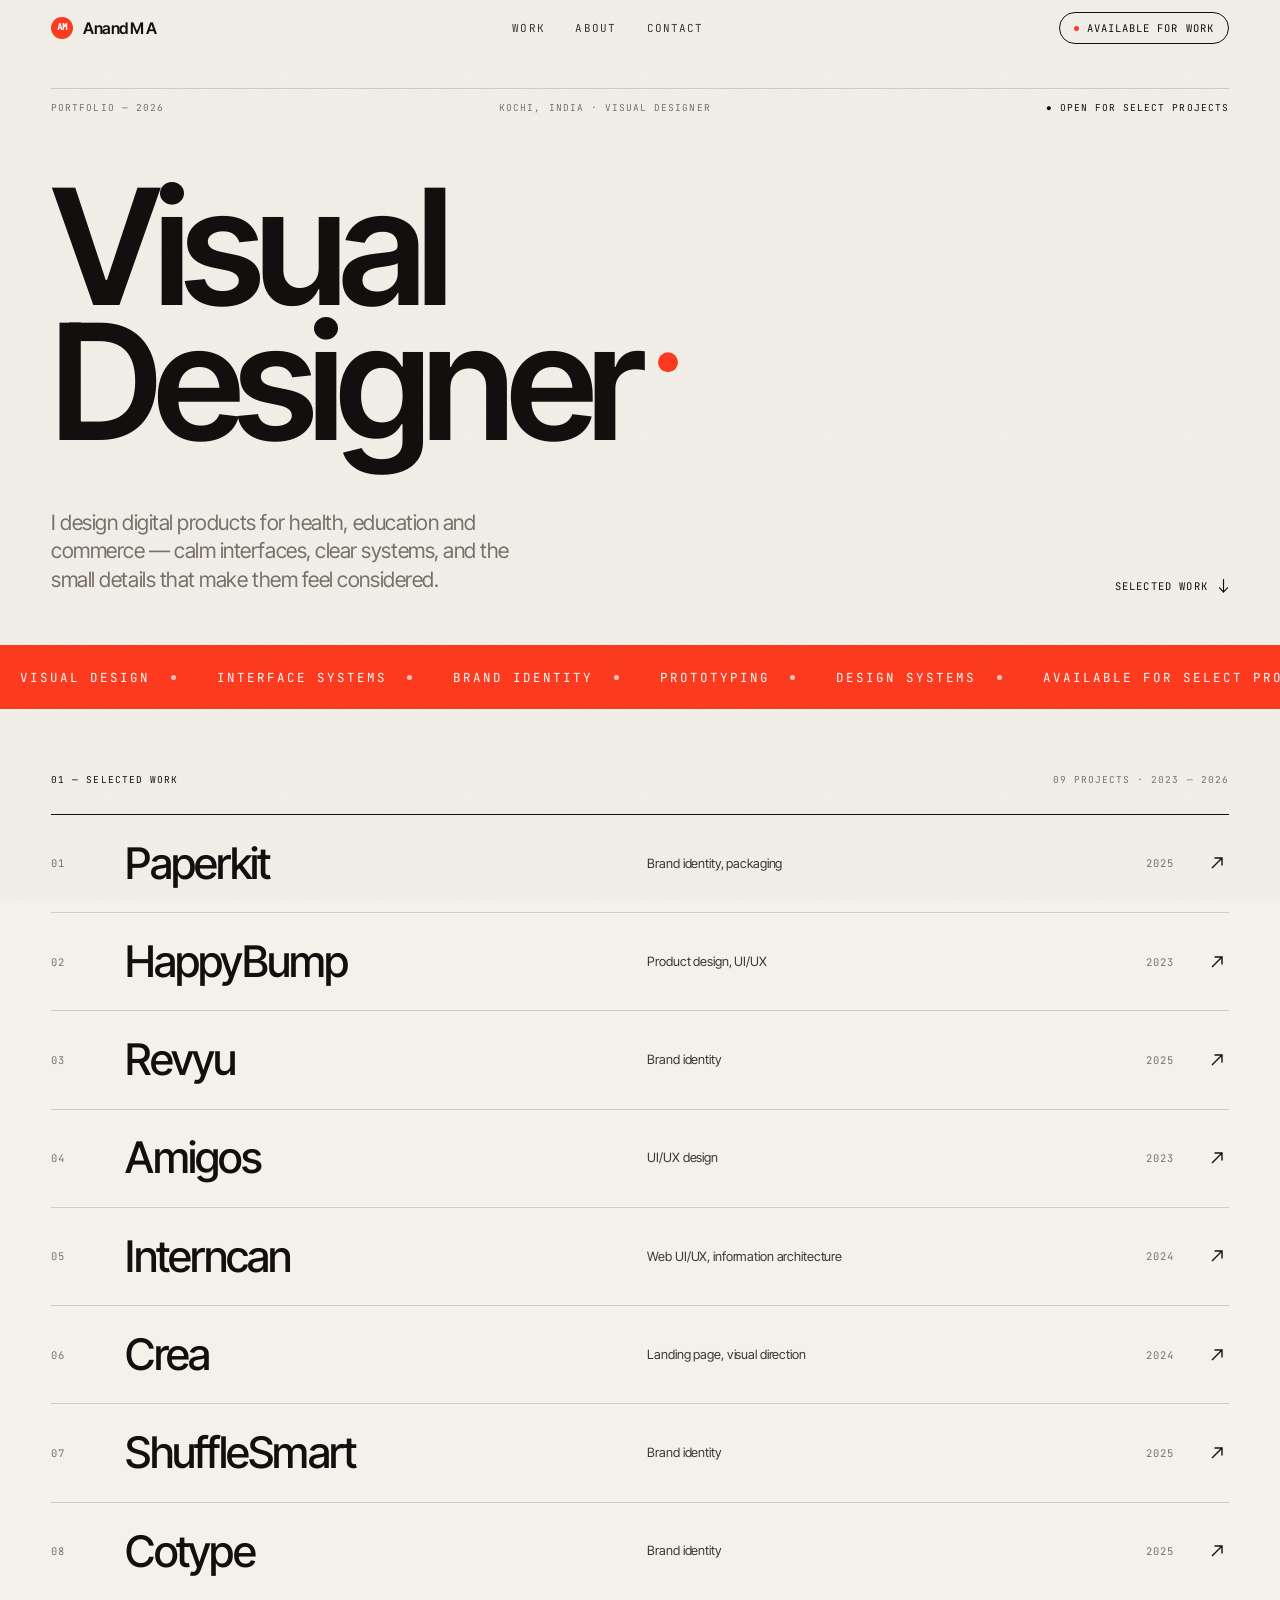
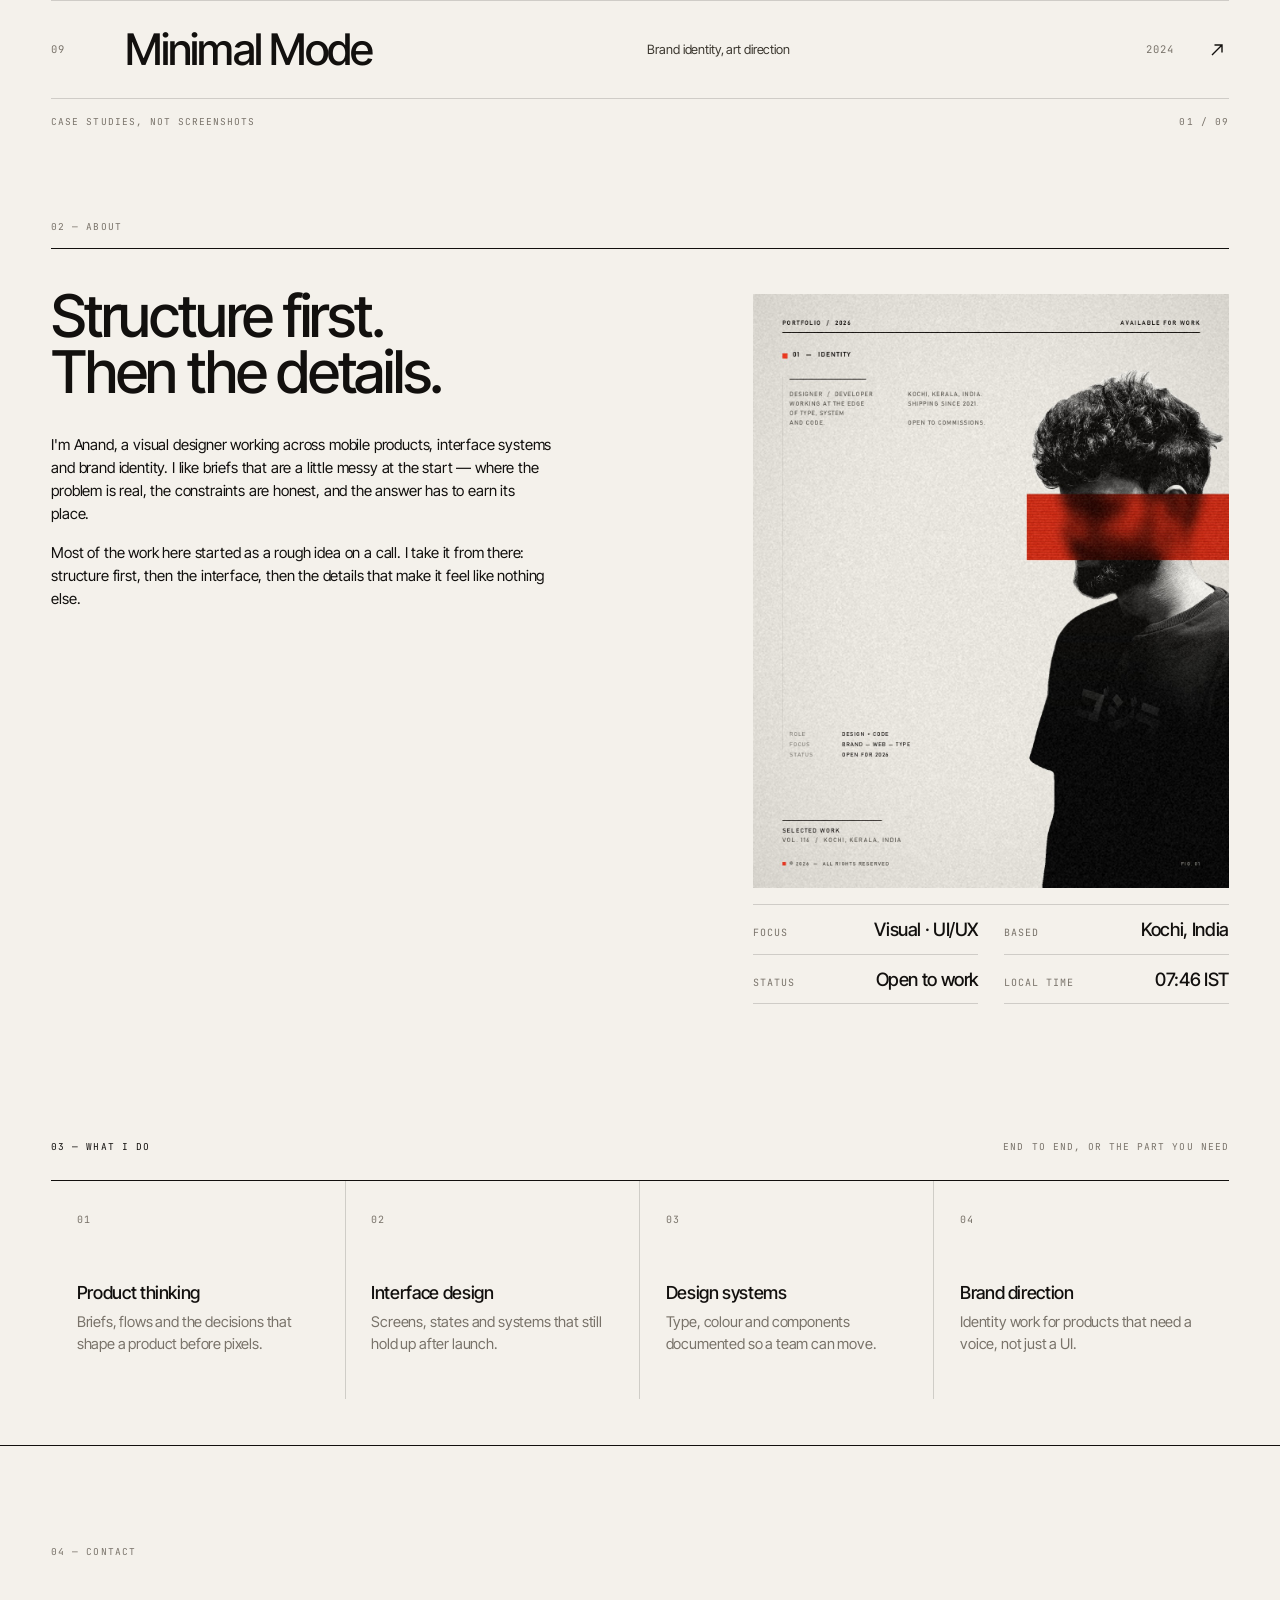
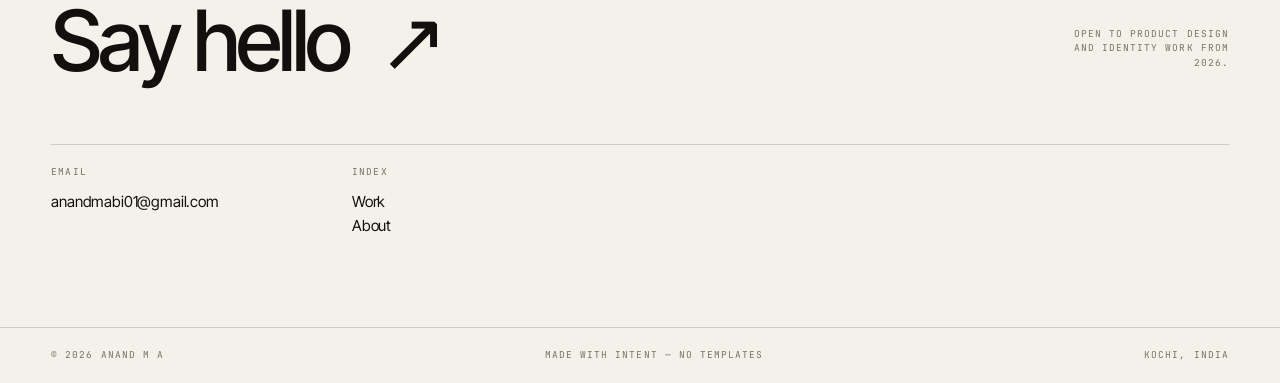
<file: index.html>
<!DOCTYPE html>
<html lang="en">
<head>
<meta charset="utf-8">
<meta name="viewport" content="width=device-width,initial-scale=1">
<title>Anand M A — Visual Designer</title>
<meta name="description" content="Visual designer working across mobile products, interface systems and brand identity.">
<meta property="og:title" content="Anand M A — Visual Designer">
<meta property="og:description" content="Visual designer working across mobile products, interface systems and brand identity.">
<meta property="og:type" content="website">
<link rel="stylesheet" href="css/styles.css">
</head>
<body data-page="home">
<div class="progress" aria-hidden="true"></div>

<header class="site-head">
  <div class="wrap site-head__in">
    <a class="brand" href="index.html" aria-label="Anand M A — home">
      <span class="brand__mark"><span>AM</span></span>
      <span>Anand M A</span>
    </a>
    <nav class="nav" aria-label="Primary"><a href="#work">Work</a><a href="#about">About</a><a href="#contact">Contact</a></nav>
    <div class="site-head__right">
      <a class="head-cta" href="mailto:anandmabi01@gmail.com"><i></i>Available for work</a>
    </div>
  </div>
</header>

<main>
  <section class="hero">
    <div class="wrap">
      <div class="hero__meta">
        <span class="mono">Portfolio — 2026</span>
        <span class="mono">Kochi, India · Visual Designer</span>
        <span class="mono mono--ink">● Open for select projects</span>
      </div>
      <div class="hero__body">
        <h1 class="h1 hero__title" data-reveal>
          <span class="line">Visual</span>
          <span class="line line--2">Designer<span class="dot"></span></span>
        </h1>
        <div class="hero__aside">
          <p class="hero__para lede dim" data-reveal data-delay="1">
            I design digital products for health, education and commerce — calm interfaces,
            clear systems, and the small details that make them feel considered.
          </p>
          <a class="hero__scroll" href="#work" data-reveal data-delay="2">
            Selected work
            <svg viewBox="0 0 12 16" fill="none" stroke="currentColor" stroke-width="1.3" aria-hidden="true"><path d="M6 0v14M1 9.5 6 15l5-5.5"/></svg>
          </a>
        </div>
      </div>
    </div>
    <div class="band" aria-hidden="true">
      <div class="band__in"><div class="marquee"><span>Visual design</span><span>Interface systems</span><span>Brand identity</span><span>Prototyping</span><span>Design systems</span><span>Available for select projects</span></div></div>
    </div>
  </section>

  <section class="work" id="work">
    <div class="wrap">
      <div class="section-head">
        <span class="mono mono--ink">01 — Selected work</span>
        <span class="mono">09 projects · 2023 — 2026</span>
      </div>
      <div class="index">
      <a class="index__row" href="work/paperkit.html" data-preview="img/paperkit/01.jpg" data-preview-tag="Paperkit — 2025">
        <span class="index__num">01</span>
        <span class="index__title">Paperkit</span>
        <span class="index__disc">Brand identity, packaging</span>
        <span class="index__year">2025</span>
        <span class="index__arrow"><svg viewBox="0 0 16 16" fill="none" stroke="currentColor" stroke-width="1.4" aria-hidden="true"><path d="M3 13 13 3M5.5 3H13v7.5"/></svg></span>
      </a>
      <a class="index__row" href="work/happybump.html" data-preview="img/happybump/01.jpg" data-preview-tag="HappyBump — 2023">
        <span class="index__num">02</span>
        <span class="index__title">HappyBump</span>
        <span class="index__disc">Product design, UI/UX</span>
        <span class="index__year">2023</span>
        <span class="index__arrow"><svg viewBox="0 0 16 16" fill="none" stroke="currentColor" stroke-width="1.4" aria-hidden="true"><path d="M3 13 13 3M5.5 3H13v7.5"/></svg></span>
      </a>
      <a class="index__row" href="work/revyu.html" data-preview="img/revyu/01.jpg" data-preview-tag="Revyu — 2025">
        <span class="index__num">03</span>
        <span class="index__title">Revyu</span>
        <span class="index__disc">Brand identity</span>
        <span class="index__year">2025</span>
        <span class="index__arrow"><svg viewBox="0 0 16 16" fill="none" stroke="currentColor" stroke-width="1.4" aria-hidden="true"><path d="M3 13 13 3M5.5 3H13v7.5"/></svg></span>
      </a>
      <a class="index__row" href="work/amigos.html" data-preview="img/amigos/01.jpg" data-preview-tag="Amigos — 2023">
        <span class="index__num">04</span>
        <span class="index__title">Amigos</span>
        <span class="index__disc">UI/UX design</span>
        <span class="index__year">2023</span>
        <span class="index__arrow"><svg viewBox="0 0 16 16" fill="none" stroke="currentColor" stroke-width="1.4" aria-hidden="true"><path d="M3 13 13 3M5.5 3H13v7.5"/></svg></span>
      </a>
      <a class="index__row" href="work/interncan.html" data-preview="img/interncan/01.jpg" data-preview-tag="Interncan — 2024">
        <span class="index__num">05</span>
        <span class="index__title">Interncan</span>
        <span class="index__disc">Web UI/UX, information architecture</span>
        <span class="index__year">2024</span>
        <span class="index__arrow"><svg viewBox="0 0 16 16" fill="none" stroke="currentColor" stroke-width="1.4" aria-hidden="true"><path d="M3 13 13 3M5.5 3H13v7.5"/></svg></span>
      </a>
      <a class="index__row" href="work/crea.html" data-preview="img/crea/01.jpg" data-preview-tag="Crea — 2024">
        <span class="index__num">06</span>
        <span class="index__title">Crea</span>
        <span class="index__disc">Landing page, visual direction</span>
        <span class="index__year">2024</span>
        <span class="index__arrow"><svg viewBox="0 0 16 16" fill="none" stroke="currentColor" stroke-width="1.4" aria-hidden="true"><path d="M3 13 13 3M5.5 3H13v7.5"/></svg></span>
      </a>
      <a class="index__row" href="work/shufflesmart.html" data-preview="img/shufflesmart/01.jpg" data-preview-tag="ShuffleSmart — 2025">
        <span class="index__num">07</span>
        <span class="index__title">ShuffleSmart</span>
        <span class="index__disc">Brand identity</span>
        <span class="index__year">2025</span>
        <span class="index__arrow"><svg viewBox="0 0 16 16" fill="none" stroke="currentColor" stroke-width="1.4" aria-hidden="true"><path d="M3 13 13 3M5.5 3H13v7.5"/></svg></span>
      </a>
      <a class="index__row" href="work/cotype.html" data-preview="img/cotype/01.jpg" data-preview-tag="Cotype — 2025">
        <span class="index__num">08</span>
        <span class="index__title">Cotype</span>
        <span class="index__disc">Brand identity</span>
        <span class="index__year">2025</span>
        <span class="index__arrow"><svg viewBox="0 0 16 16" fill="none" stroke="currentColor" stroke-width="1.4" aria-hidden="true"><path d="M3 13 13 3M5.5 3H13v7.5"/></svg></span>
      </a>
      <a class="index__row" href="work/minimal-mode.html" data-preview="img/minimal-mode/01.jpg" data-preview-tag="Minimal Mode — 2024">
        <span class="index__num">09</span>
        <span class="index__title">Minimal Mode</span>
        <span class="index__disc">Brand identity, art direction</span>
        <span class="index__year">2024</span>
        <span class="index__arrow"><svg viewBox="0 0 16 16" fill="none" stroke="currentColor" stroke-width="1.4" aria-hidden="true"><path d="M3 13 13 3M5.5 3H13v7.5"/></svg></span>
      </a>
      </div>
      <div class="index__foot">
        <span class="mono">Case studies, not screenshots</span>
        <span class="mono">01 / 09</span>
      </div>
    </div>
  </section>

  <section class="section" id="about">
    <div class="wrap">
      <div class="about">
        <div class="about__label mono">02 — About</div>
        <div class="about__main">
          <h2 class="h2" data-reveal>Structure first.<br>Then the details.</h2>
          <div style="max-width:56ch;margin-top:clamp(20px,2.6vw,34px)" data-reveal data-delay="1">
            <p>I&#x27;m Anand, a visual designer working across mobile products, interface systems and brand identity. I like briefs that are a little messy at the start — where the problem is real, the constraints are honest, and the answer has to earn its place.</p><p>Most of the work here started as a rough idea on a call. I take it from there: structure first, then the interface, then the details that make it feel like nothing else.</p>
          </div>
        </div>
        <aside class="about__side">
          <figure class="about__portrait" data-reveal>
            <img src="img/portrait.jpg" alt="Portrait of Anand M A" width="1200" height="1500" loading="lazy" decoding="async">
          </figure>
          <div class="stats">
            <div class="stat"><span>Focus</span><b>Visual · UI/UX</b></div>
            <div class="stat"><span>Based</span><b>Kochi, India</b></div>
            <div class="stat"><span>Status</span><b>Open to work</b></div>
            <div class="stat"><span>Local time</span><b data-clock>—</b></div>
          </div>
        </aside>
      </div>
    </div>
  </section>

  <section class="section section--tight">
    <div class="wrap">
      <div class="section-head">
        <span class="mono mono--ink">03 — What I do</span>
        <span class="mono">End to end, or the part you need</span>
      </div>
      <div class="caps">
      <article class="cap" data-reveal>
        <span class="cap__num">01</span>
        <div><h3>Product thinking</h3><p>Briefs, flows and the decisions that shape a product before pixels.</p></div>
      </article>
      <article class="cap" data-reveal>
        <span class="cap__num">02</span>
        <div><h3>Interface design</h3><p>Screens, states and systems that still hold up after launch.</p></div>
      </article>
      <article class="cap" data-reveal>
        <span class="cap__num">03</span>
        <div><h3>Design systems</h3><p>Type, colour and components documented so a team can move.</p></div>
      </article>
      <article class="cap" data-reveal>
        <span class="cap__num">04</span>
        <div><h3>Brand direction</h3><p>Identity work for products that need a voice, not just a UI.</p></div>
      </article></div>
    </div>
  </section>
</main>


<section class="contact" id="contact">
  <div class="wrap">
    <div class="contact__top">
      <div>
        <p class="mono">04 — Contact</p>
        <a class="contact__mail" href="mailto:anandmabi01@gmail.com">Say hello &nbsp;↗</a>
      </div>
      <p class="mono" style="max-width:26ch;text-align:right">Open to product design and identity work from 2026.</p>
    </div>
    <div class="contact__grid">
      <div class="contact__col"><h4>Email</h4><a href="mailto:anandmabi01@gmail.com">anandmabi01@gmail.com</a></div>
      <div class="contact__col"><h4>Index</h4><a href="index.html#work">Work</a><br><a href="index.html#about">About</a></div>
    </div>
  </div>
</section>


<footer class="site-foot wrap">
  <span class="mono">© <span data-year>2026</span> Anand M A</span>
  <span class="mono">Made with intent — no templates</span>
  <span class="mono">Kochi, India</span>
</footer>

<div class="preview" aria-hidden="true"><img alt=""><span class="preview__tag"></span></div>
<script src="js/site.js" defer></script>
</body>
</html>
</file>
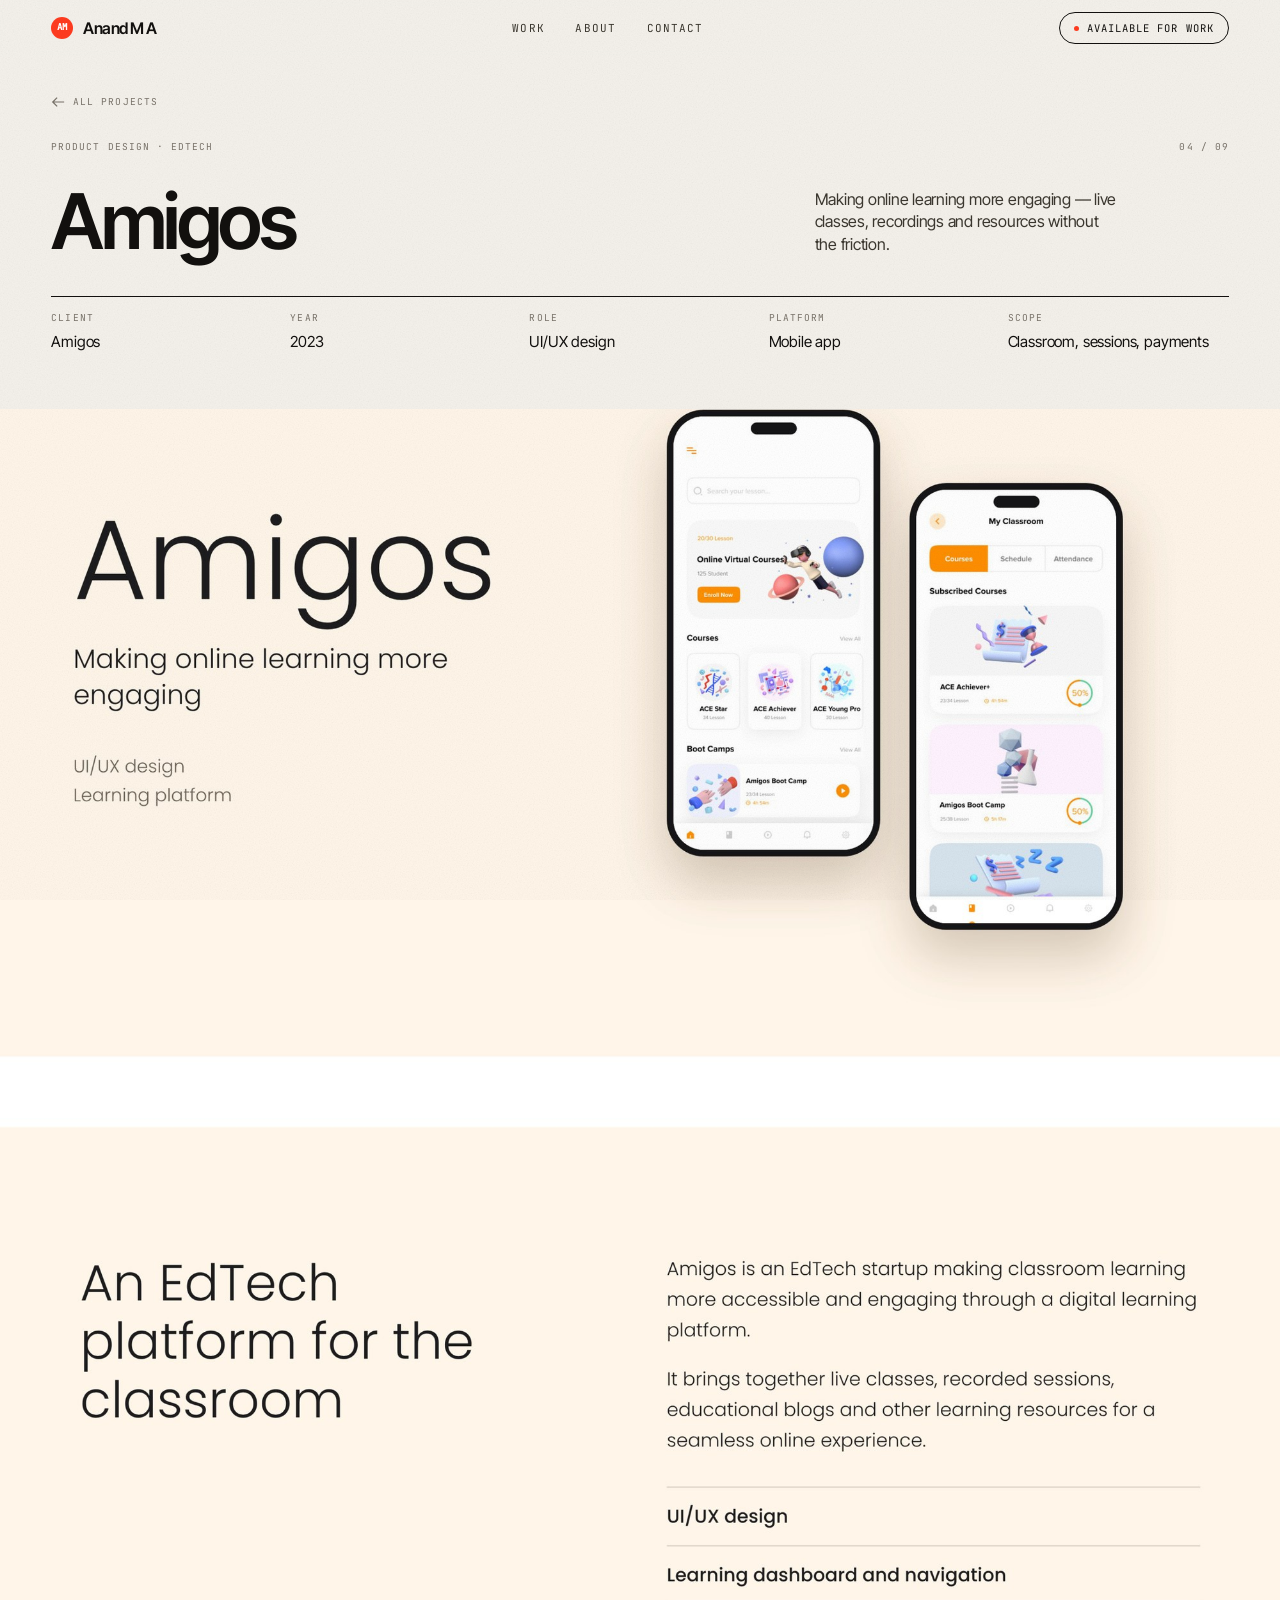
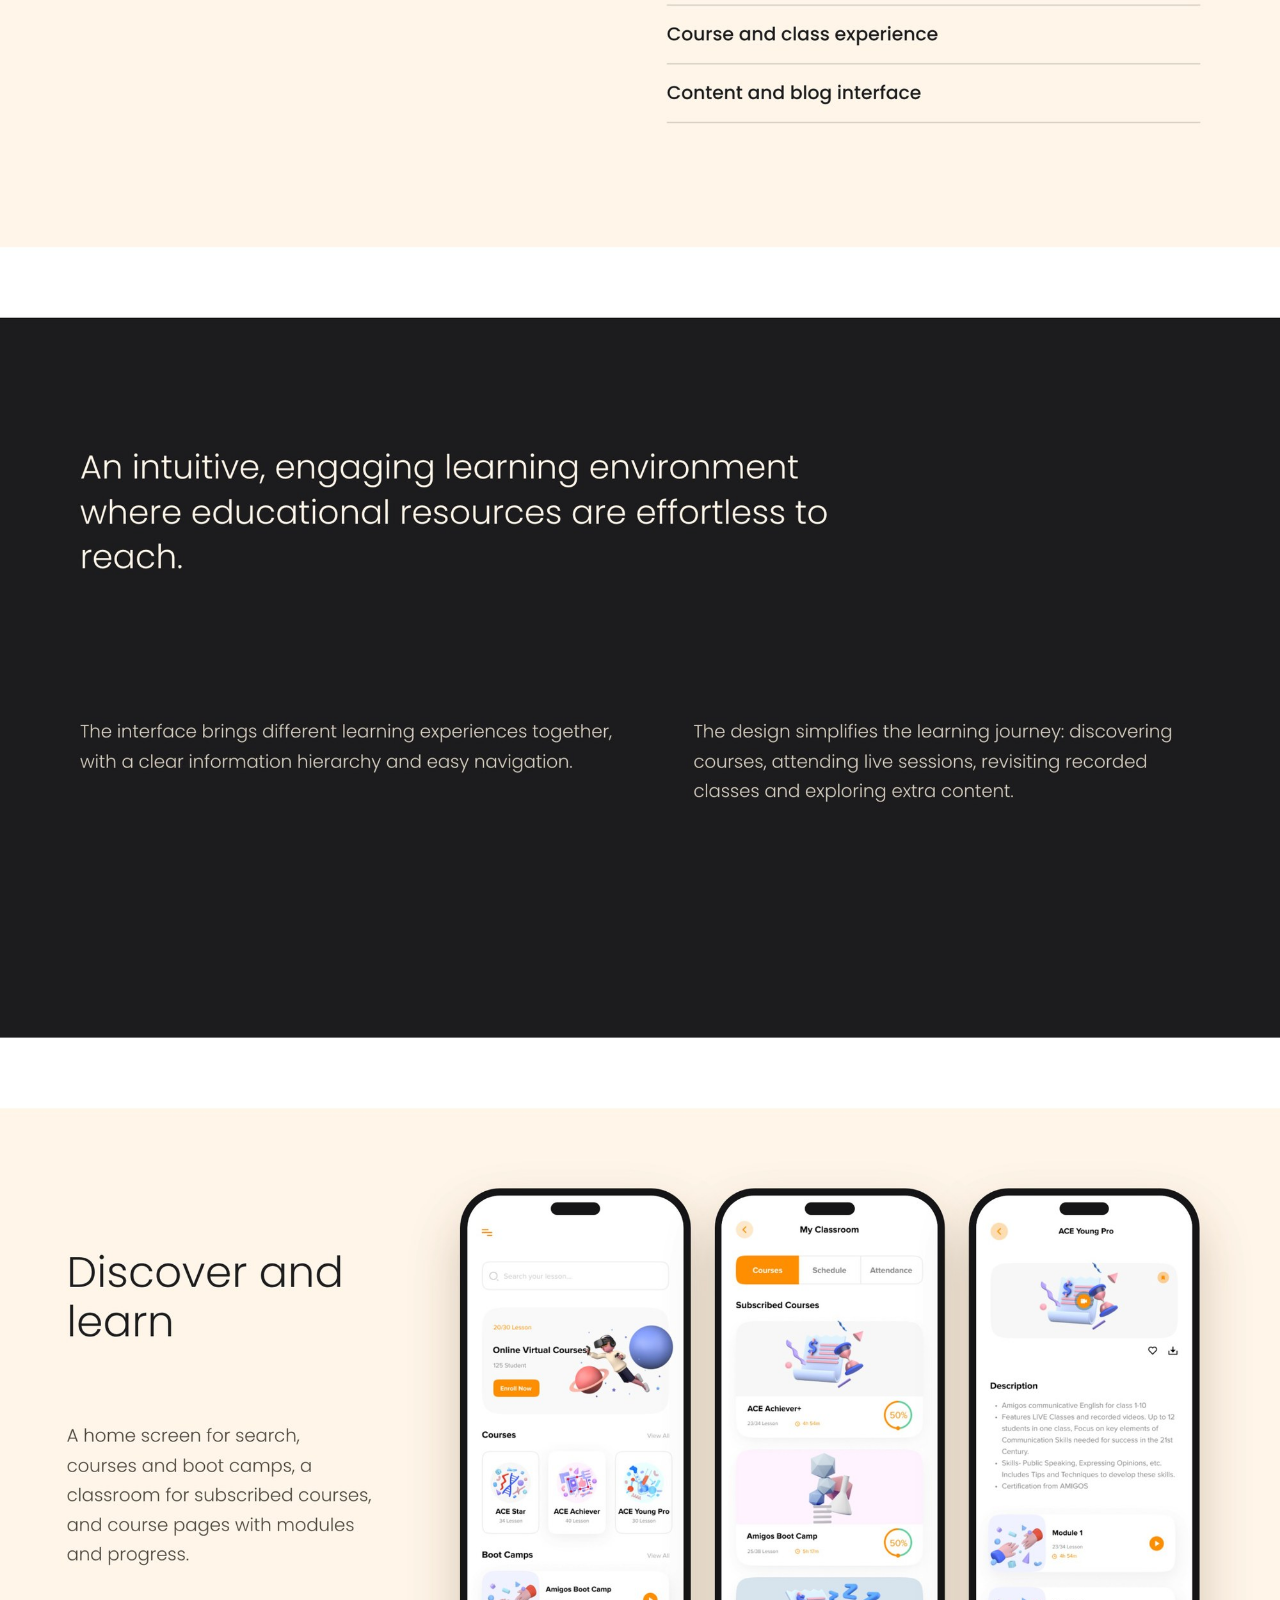
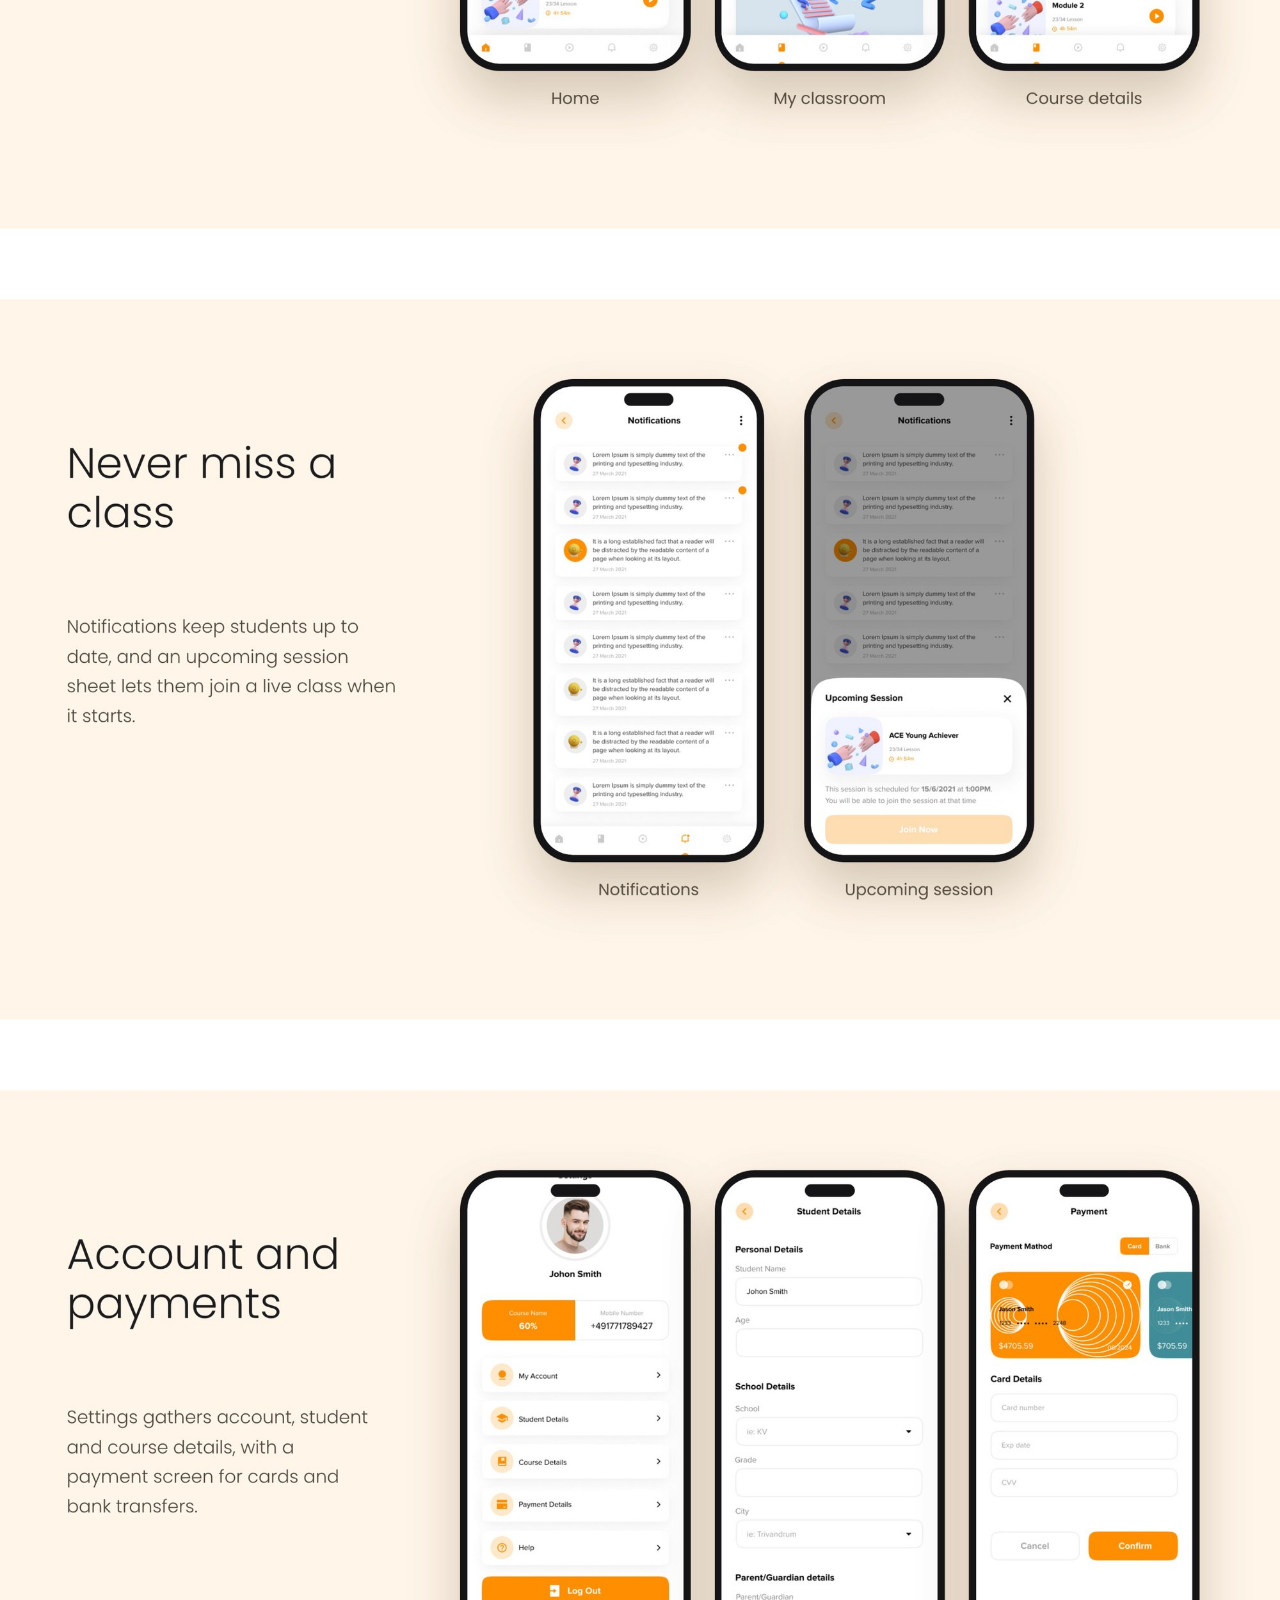
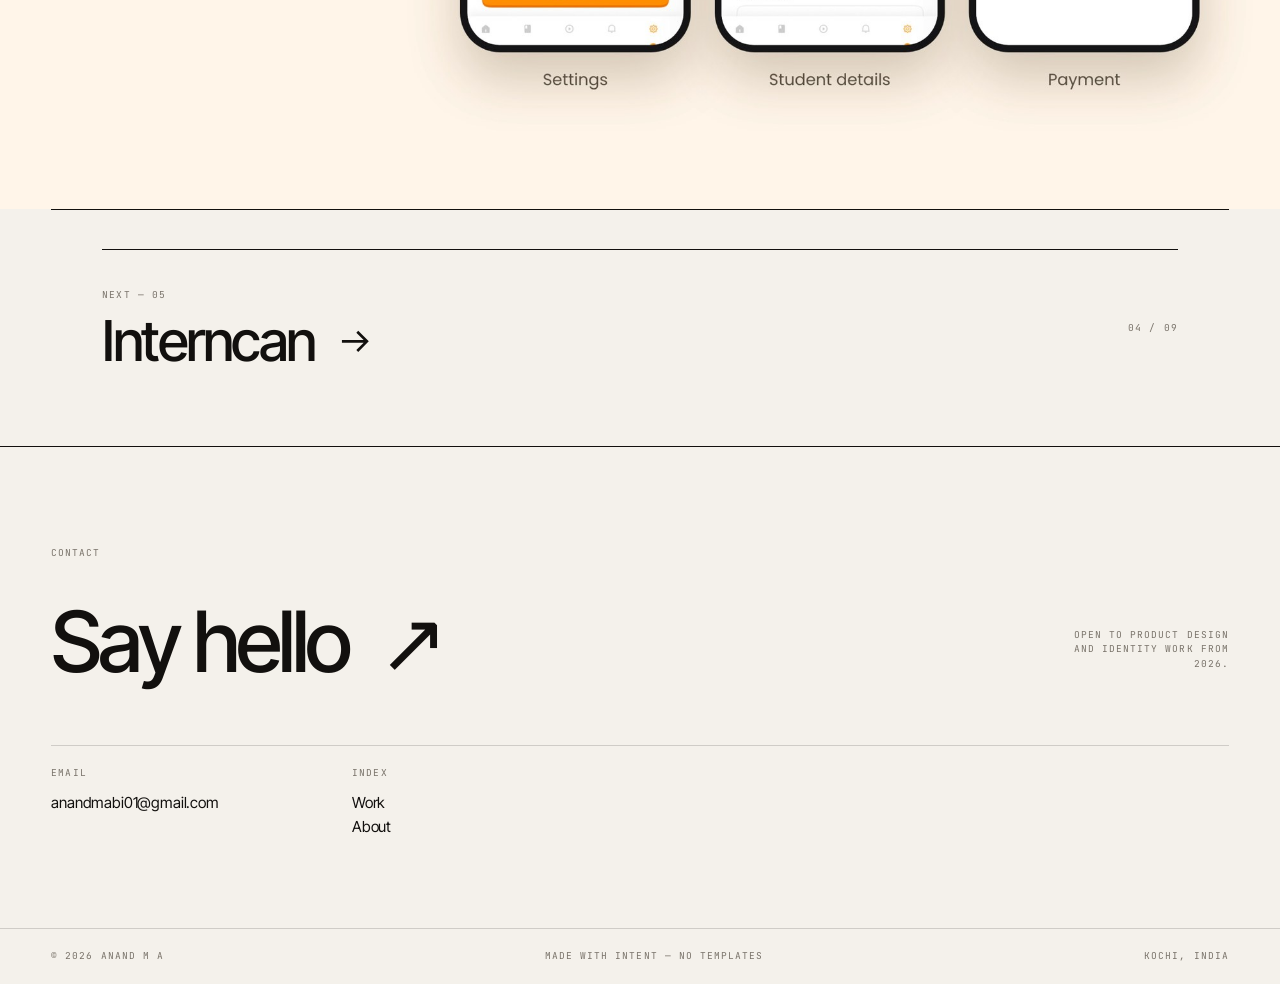
<file: work/amigos.html>
<!DOCTYPE html>
<html lang="en">
<head>
<meta charset="utf-8">
<meta name="viewport" content="width=device-width,initial-scale=1">
<title>Amigos — Anand M A</title>
<meta name="description" content="Making online learning more engaging — live classes, recordings and resources without the friction.">
<meta property="og:title" content="Amigos — Anand M A">
<meta property="og:description" content="Making online learning more engaging — live classes, recordings and resources without the friction.">
<meta property="og:type" content="website">
<link rel="stylesheet" href="../css/styles.css">
</head>
<body data-page="case">
<div class="progress" aria-hidden="true"></div>

<header class="site-head">
  <div class="wrap site-head__in">
    <a class="brand" href="../index.html" aria-label="Anand M A — home">
      <span class="brand__mark"><span>AM</span></span>
      <span>Anand M A</span>
    </a>
    <nav class="nav" aria-label="Primary"><a href="index.html#work">Work</a><a href="index.html#about">About</a><a href="index.html#contact">Contact</a></nav>
    <div class="site-head__right">
      <a class="head-cta" href="mailto:anandmabi01@gmail.com"><i></i>Available for work</a>
    </div>
  </div>
</header>

<main>
  <div class="wrap case-hero">
    <a class="case-back mono" href="../index.html#work"><svg viewBox="0 0 16 16" fill="none" stroke="currentColor" stroke-width="1.4" aria-hidden="true" width="14" height="14"><path d="M15 8H2M7 3 2 8l5 5"/></svg> All projects</a>
    <div class="case-hero__top">
      <p class="mono" style="margin:0">Product design · EdTech</p>
      <span class="mono">04 / 09</span>
    </div>
    <div class="case-head">
      <h1 class="case-hero__title">Amigos</h1>
      <p class="case-hero__lede">Making online learning more engaging — live classes, recordings and resources without the friction.</p>
    </div>
    <dl class="case-specs"><div><dt>Client</dt><dd>Amigos</dd></div><div><dt>Year</dt><dd>2023</dd></div><div><dt>Role</dt><dd>UI/UX design</dd></div><div><dt>Platform</dt><dd>Mobile app</dd></div><div><dt>Scope</dt><dd>Classroom, sessions, payments</dd></div></dl>
  </div>

  
  <div class="gallery" aria-label="Project images">
        <img src="../img/amigos/01.jpg" width="2000" height="1108" alt="" loading="eager" decoding="async">
<img src="../img/amigos/02.jpg" width="2000" height="1203" alt="" loading="lazy" decoding="async">
<img src="../img/amigos/03.jpg" width="2000" height="560" alt="" loading="lazy" decoding="async">
<img src="../img/amigos/04.jpg" width="2000" height="544" alt="" loading="lazy" decoding="async">
<img src="../img/amigos/05.jpg" width="2000" height="1331" alt="" loading="lazy" decoding="async">
<img src="../img/amigos/06.jpg" width="2000" height="1237" alt="" loading="lazy" decoding="async">
<img src="../img/amigos/07.jpg" width="2000" height="1206" alt="" loading="lazy" decoding="async">
  </div>

  <div class="wrap">
    <div class="case-more">
  <div class="wrap">
    <div class="case-more">
      <div>
        <p class="mono" style="margin:0 0 10px">Next — 05</p>
        <a class="case-more__link" href="interncan.html">Interncan <svg viewBox="0 0 16 16" fill="none" stroke="currentColor" stroke-width="1.4" aria-hidden="true"><path d="M1 8h13M9 3l5 5-5 5"/></svg></a>
      </div>
      <span class="mono">04 / 09</span>
    </div>
  </div>
</main>


<section class="contact" id="contact">
  <div class="wrap">
    <div class="contact__top">
      <div>
        <p class="mono">Contact</p>
        <a class="contact__mail" href="mailto:anandmabi01@gmail.com">Say hello &nbsp;↗</a>
      </div>
      <p class="mono" style="max-width:26ch;text-align:right">Open to product design and identity work from 2026.</p>
    </div>
    <div class="contact__grid">
      <div class="contact__col"><h4>Email</h4><a href="mailto:anandmabi01@gmail.com">anandmabi01@gmail.com</a></div>
      <div class="contact__col"><h4>Index</h4><a href="../index.html#work">Work</a><br><a href="../index.html#about">About</a></div>
    </div>
  </div>
</section>


<footer class="site-foot wrap">
  <span class="mono">© <span data-year>2026</span> Anand M A</span>
  <span class="mono">Made with intent — no templates</span>
  <span class="mono">Kochi, India</span>
</footer>

<script src="../js/site.js" defer></script>
</body>
</html>
</file>
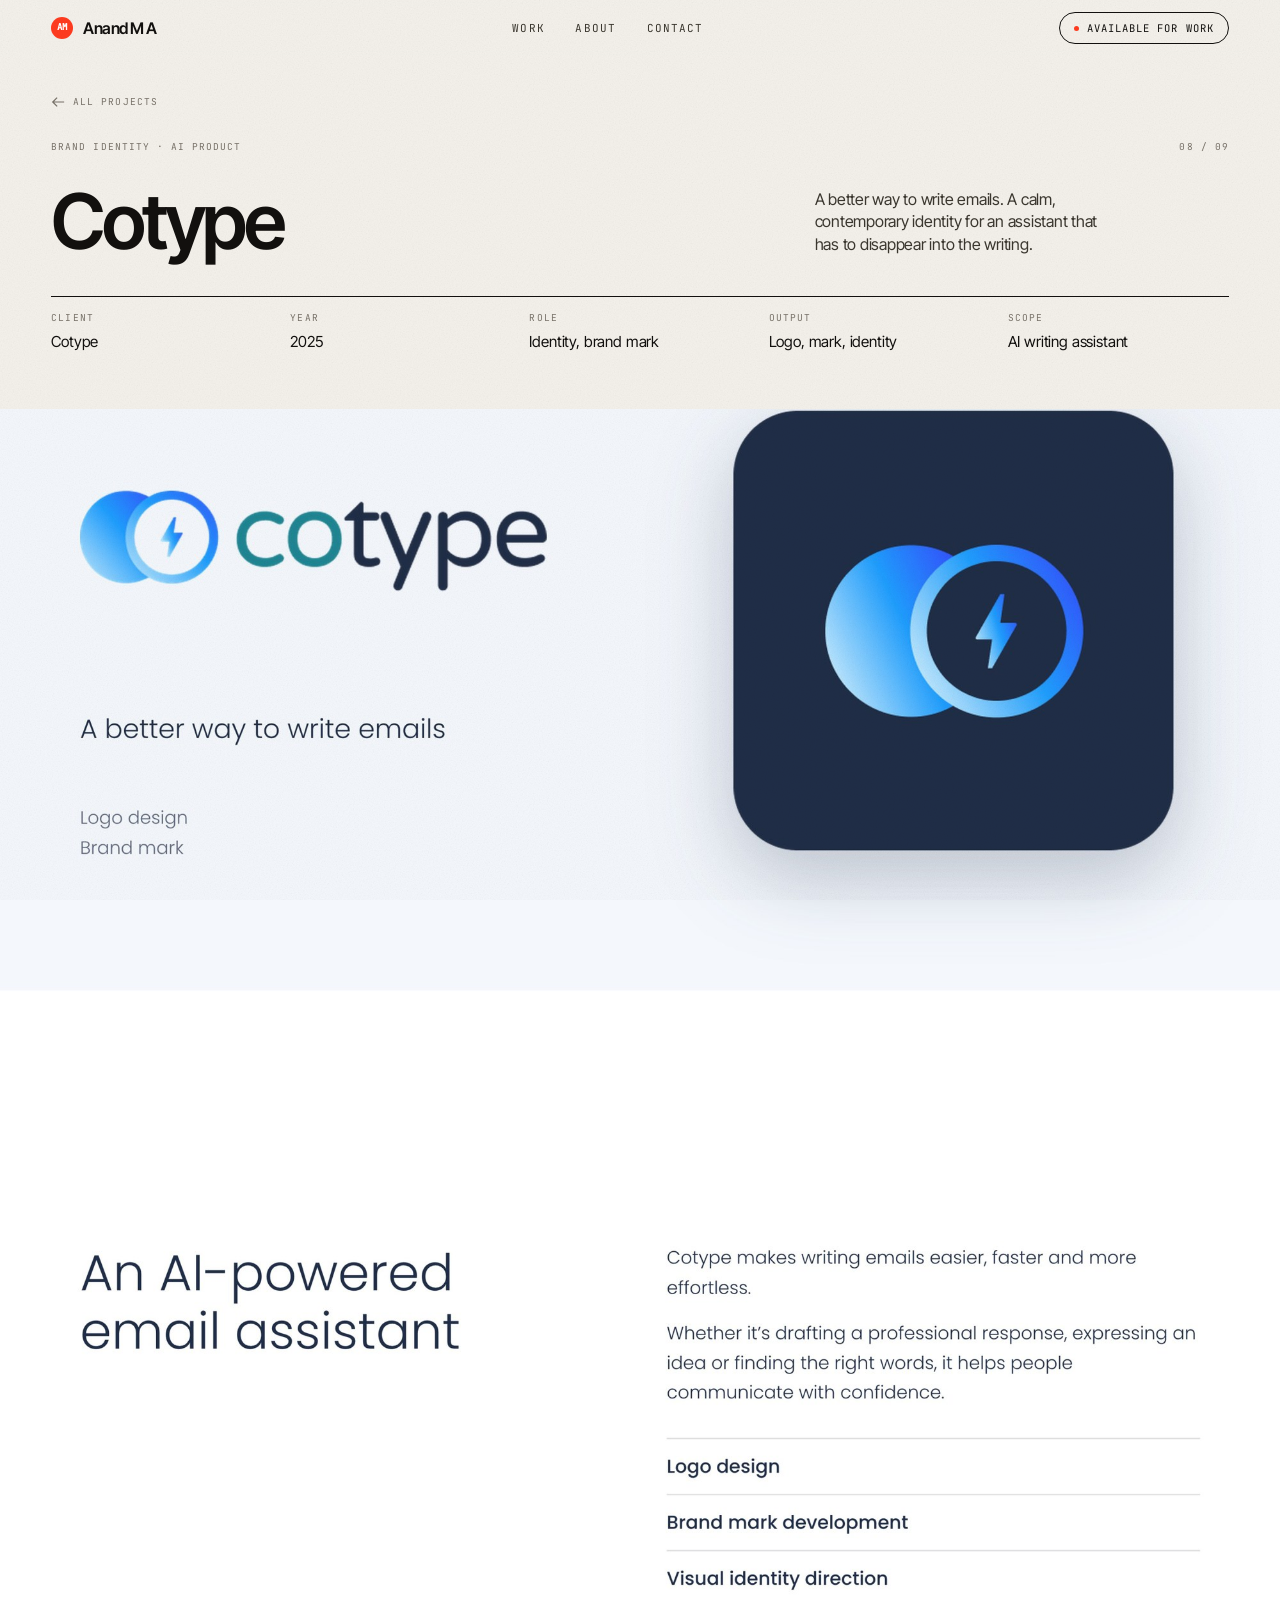
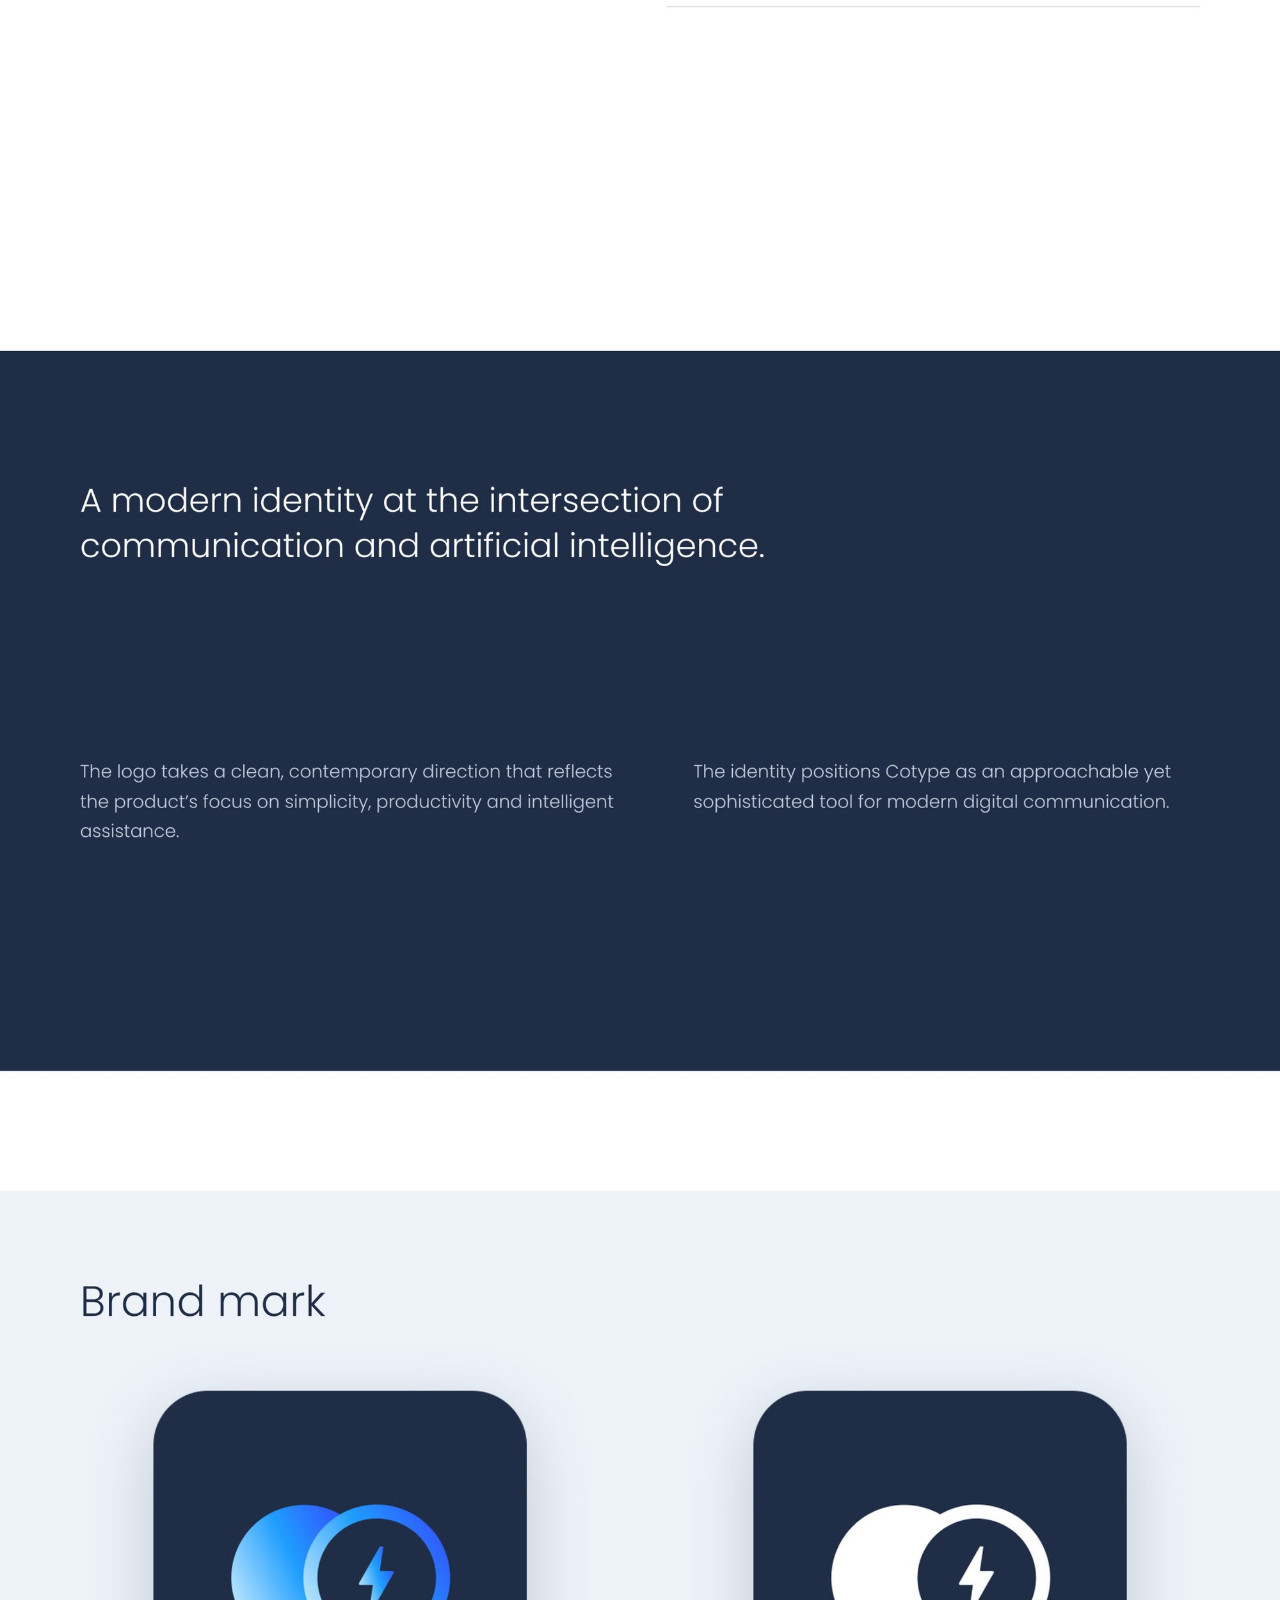
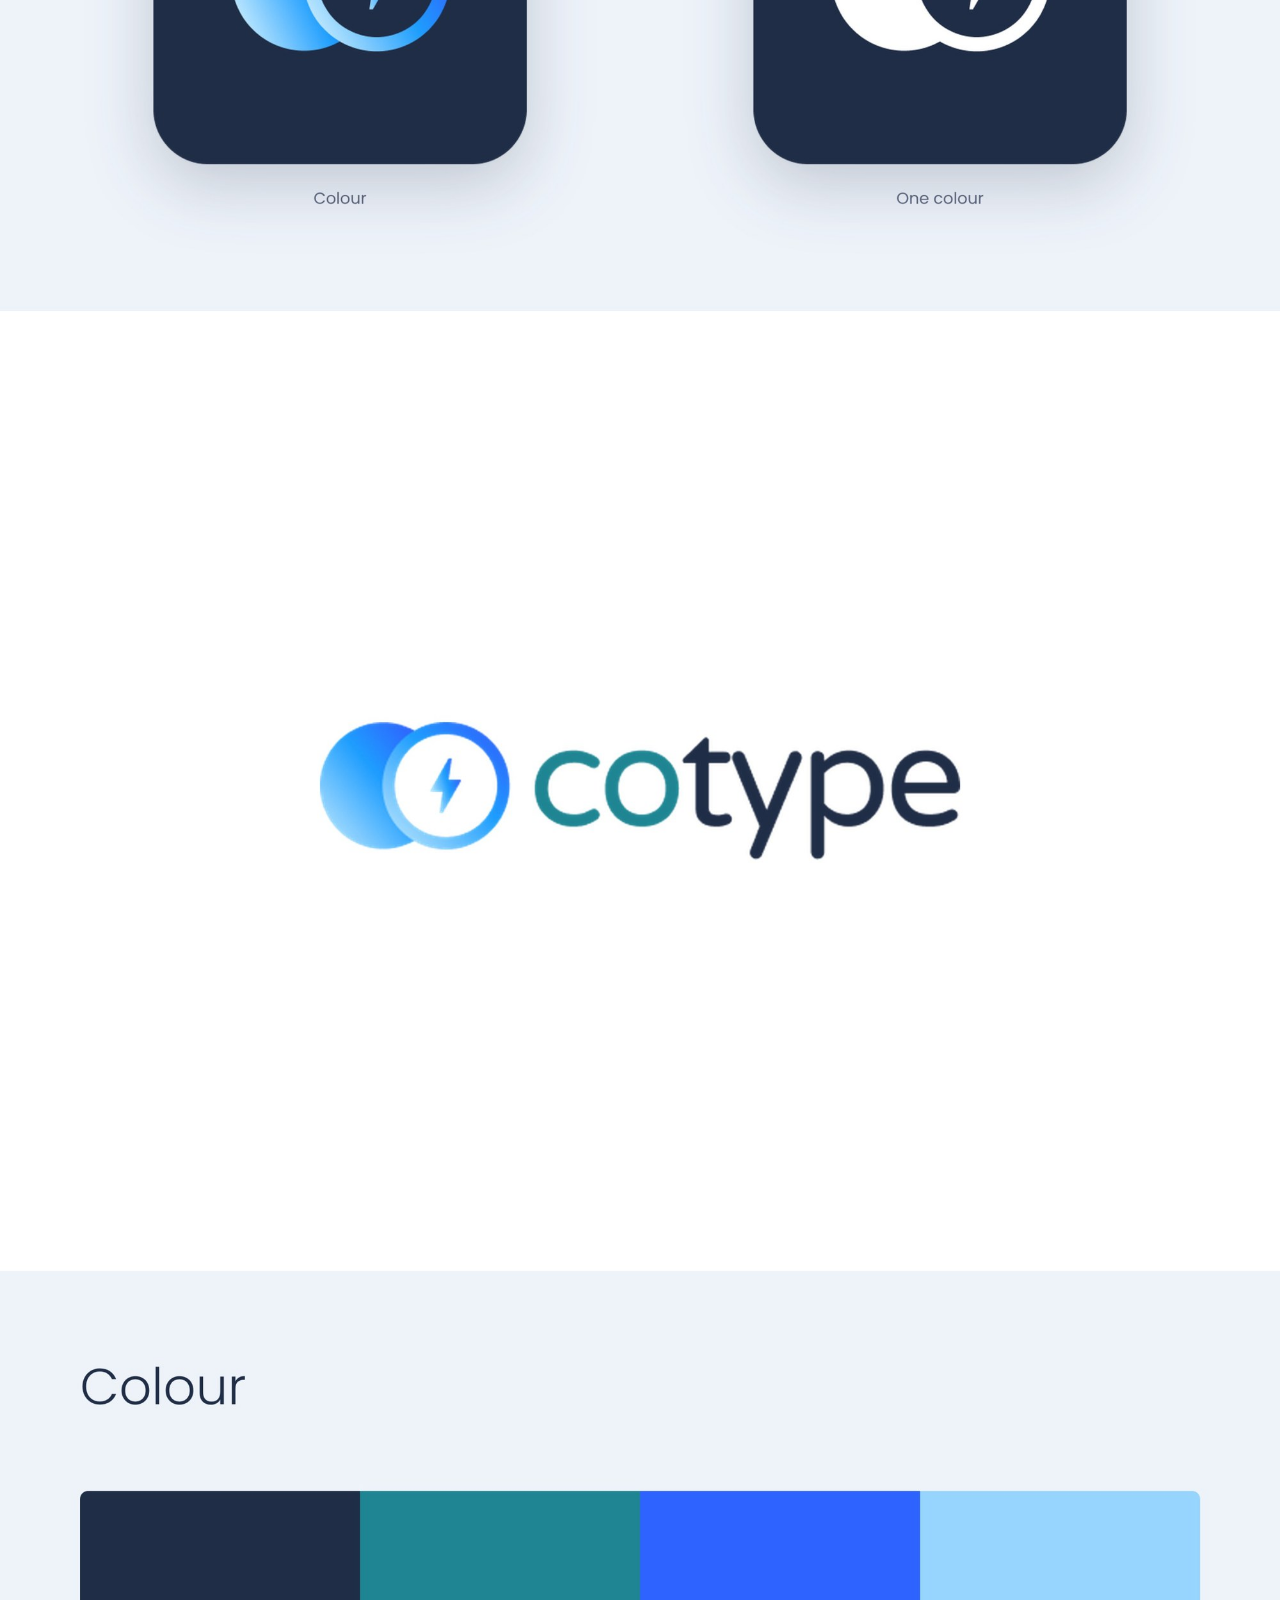
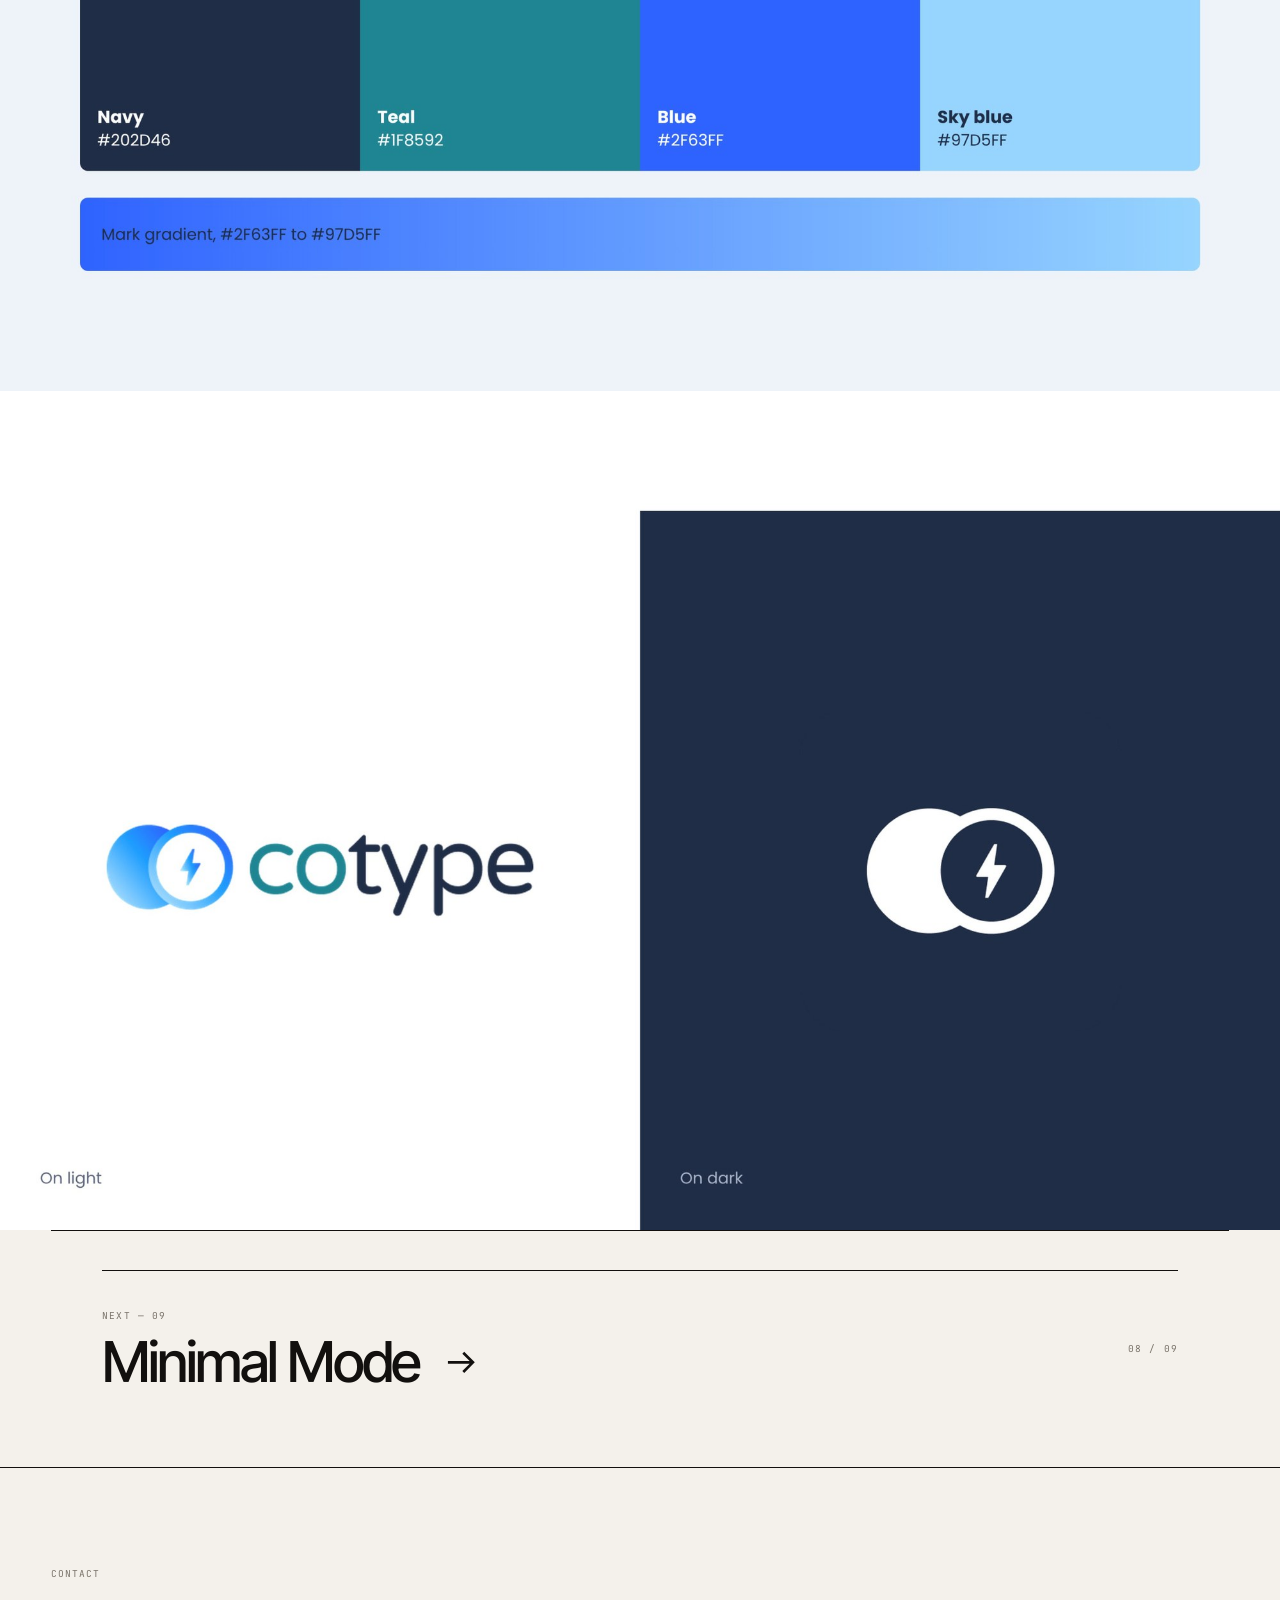
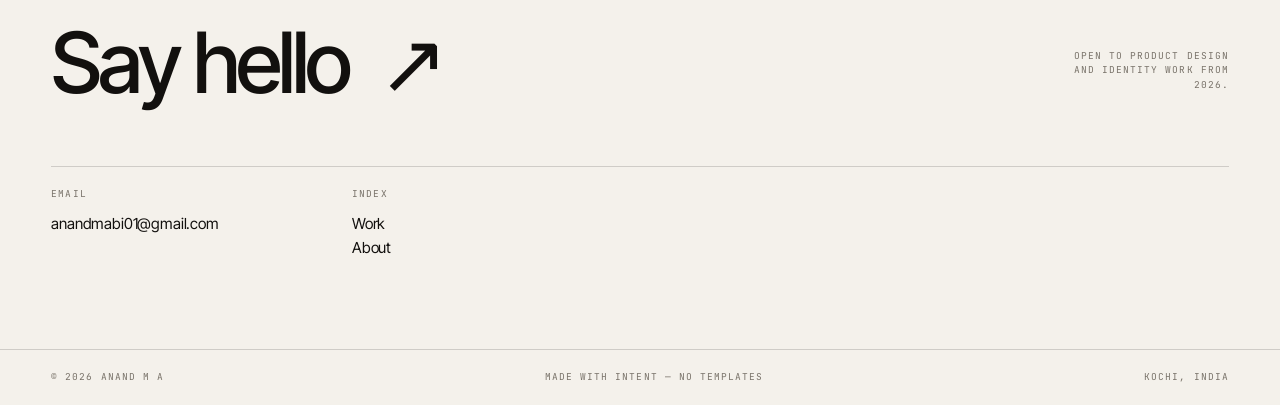
<file: work/cotype.html>
<!DOCTYPE html>
<html lang="en">
<head>
<meta charset="utf-8">
<meta name="viewport" content="width=device-width,initial-scale=1">
<title>Cotype — Anand M A</title>
<meta name="description" content="A better way to write emails. A calm, contemporary identity for an assistant that has to disappear into the writing.">
<meta property="og:title" content="Cotype — Anand M A">
<meta property="og:description" content="A better way to write emails. A calm, contemporary identity for an assistant that has to disappear into the writing.">
<meta property="og:type" content="website">
<link rel="stylesheet" href="../css/styles.css">
</head>
<body data-page="case">
<div class="progress" aria-hidden="true"></div>

<header class="site-head">
  <div class="wrap site-head__in">
    <a class="brand" href="../index.html" aria-label="Anand M A — home">
      <span class="brand__mark"><span>AM</span></span>
      <span>Anand M A</span>
    </a>
    <nav class="nav" aria-label="Primary"><a href="index.html#work">Work</a><a href="index.html#about">About</a><a href="index.html#contact">Contact</a></nav>
    <div class="site-head__right">
      <a class="head-cta" href="mailto:anandmabi01@gmail.com"><i></i>Available for work</a>
    </div>
  </div>
</header>

<main>
  <div class="wrap case-hero">
    <a class="case-back mono" href="../index.html#work"><svg viewBox="0 0 16 16" fill="none" stroke="currentColor" stroke-width="1.4" aria-hidden="true" width="14" height="14"><path d="M15 8H2M7 3 2 8l5 5"/></svg> All projects</a>
    <div class="case-hero__top">
      <p class="mono" style="margin:0">Brand identity · AI product</p>
      <span class="mono">08 / 09</span>
    </div>
    <div class="case-head">
      <h1 class="case-hero__title">Cotype</h1>
      <p class="case-hero__lede">A better way to write emails. A calm, contemporary identity for an assistant that has to disappear into the writing.</p>
    </div>
    <dl class="case-specs"><div><dt>Client</dt><dd>Cotype</dd></div><div><dt>Year</dt><dd>2025</dd></div><div><dt>Role</dt><dd>Identity, brand mark</dd></div><div><dt>Output</dt><dd>Logo, mark, identity</dd></div><div><dt>Scope</dt><dd>AI writing assistant</dd></div></dl>
  </div>

  
  <div class="gallery" aria-label="Project images">
        <img src="../img/cotype/01.jpg" width="2000" height="1045" alt="" loading="eager" decoding="async">
<img src="../img/cotype/02.jpg" width="2000" height="1201" alt="" loading="lazy" decoding="async">
<img src="../img/cotype/03.jpg" width="2000" height="656" alt="" loading="lazy" decoding="async">
<img src="../img/cotype/04.jpg" width="2000" height="616" alt="" loading="lazy" decoding="async">
<img src="../img/cotype/05.jpg" width="2000" height="458" alt="" loading="lazy" decoding="async">
<img src="../img/cotype/06.jpg" width="2000" height="1110" alt="" loading="lazy" decoding="async">
<img src="../img/cotype/07.jpg" width="2000" height="1013" alt="" loading="lazy" decoding="async">
<img src="../img/cotype/08.jpg" width="2000" height="525" alt="" loading="lazy" decoding="async">
<img src="../img/cotype/09.jpg" width="2000" height="848" alt="" loading="lazy" decoding="async">
<img src="../img/cotype/10.jpg" width="2000" height="1312" alt="" loading="lazy" decoding="async">
  </div>

  <div class="wrap">
    <div class="case-more">
  <div class="wrap">
    <div class="case-more">
      <div>
        <p class="mono" style="margin:0 0 10px">Next — 09</p>
        <a class="case-more__link" href="minimal-mode.html">Minimal Mode <svg viewBox="0 0 16 16" fill="none" stroke="currentColor" stroke-width="1.4" aria-hidden="true"><path d="M1 8h13M9 3l5 5-5 5"/></svg></a>
      </div>
      <span class="mono">08 / 09</span>
    </div>
  </div>
</main>


<section class="contact" id="contact">
  <div class="wrap">
    <div class="contact__top">
      <div>
        <p class="mono">Contact</p>
        <a class="contact__mail" href="mailto:anandmabi01@gmail.com">Say hello &nbsp;↗</a>
      </div>
      <p class="mono" style="max-width:26ch;text-align:right">Open to product design and identity work from 2026.</p>
    </div>
    <div class="contact__grid">
      <div class="contact__col"><h4>Email</h4><a href="mailto:anandmabi01@gmail.com">anandmabi01@gmail.com</a></div>
      <div class="contact__col"><h4>Index</h4><a href="../index.html#work">Work</a><br><a href="../index.html#about">About</a></div>
    </div>
  </div>
</section>


<footer class="site-foot wrap">
  <span class="mono">© <span data-year>2026</span> Anand M A</span>
  <span class="mono">Made with intent — no templates</span>
  <span class="mono">Kochi, India</span>
</footer>

<script src="../js/site.js" defer></script>
</body>
</html>
</file>
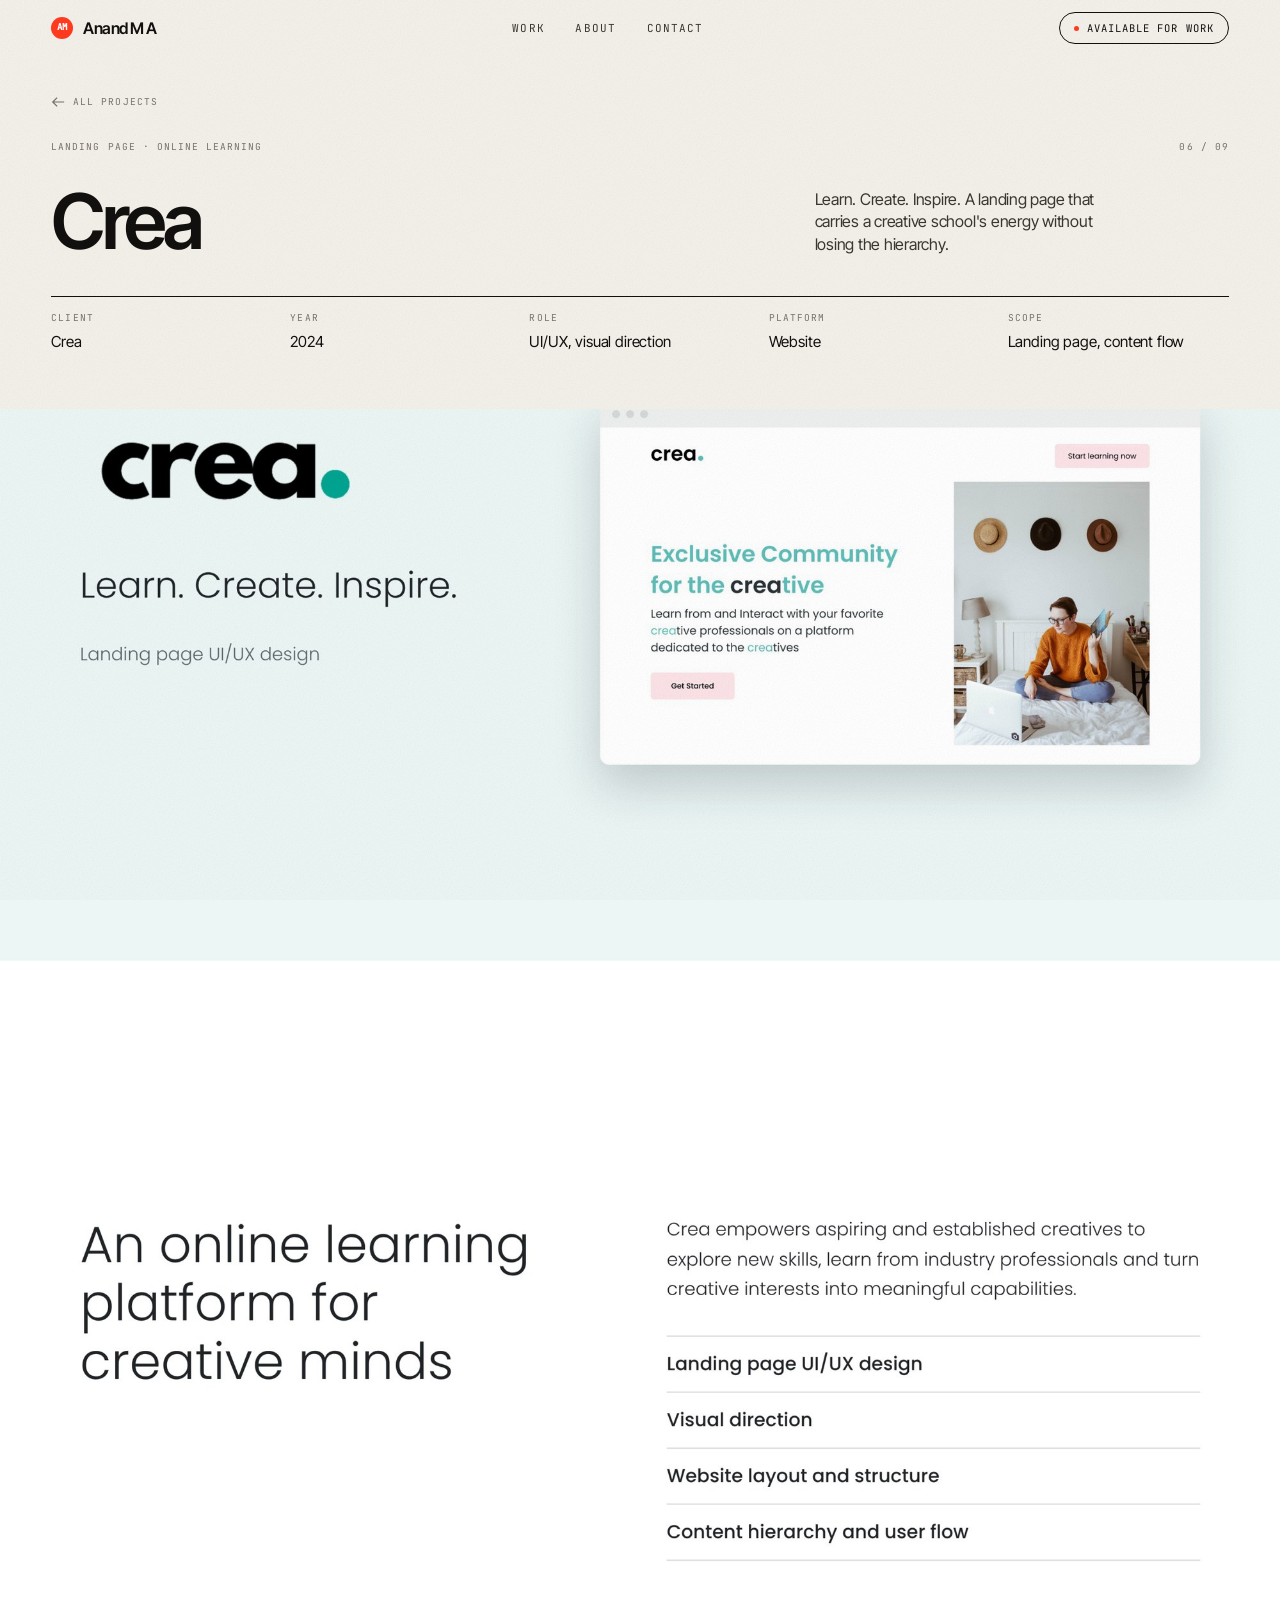
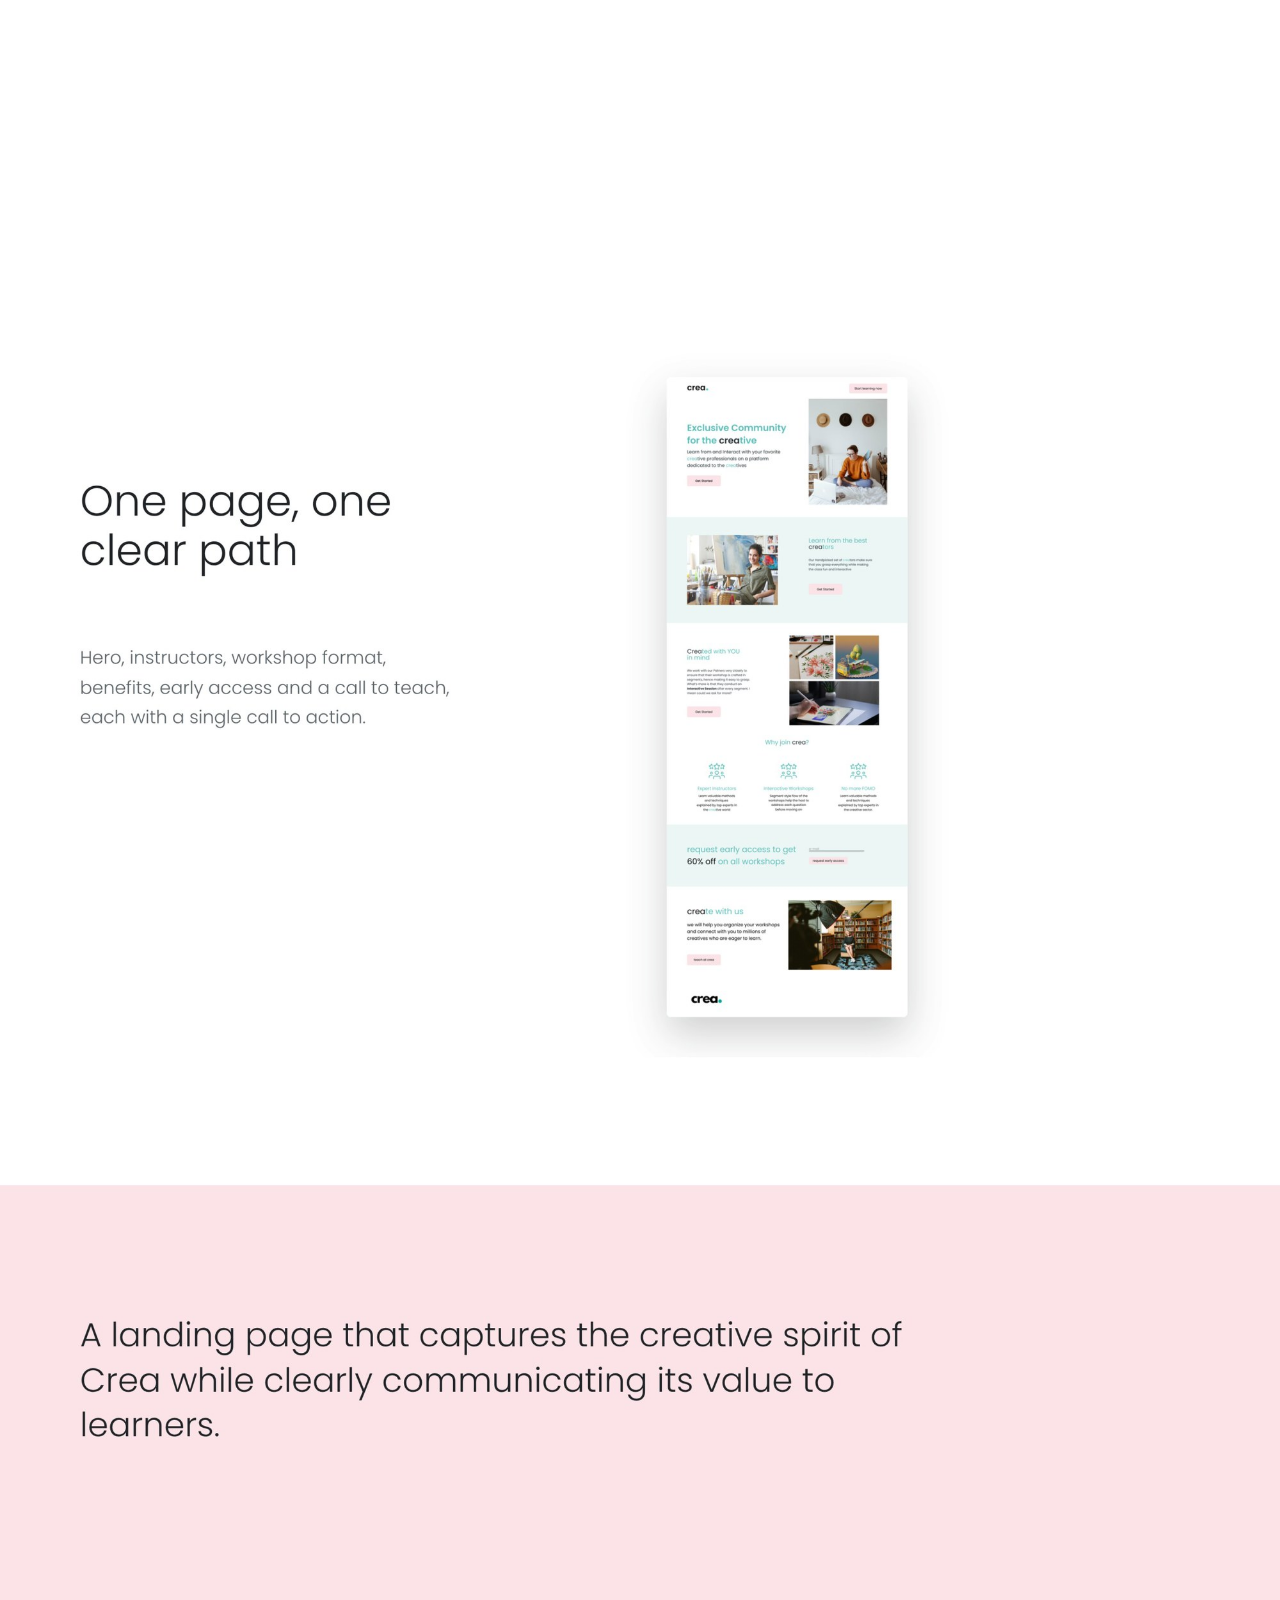
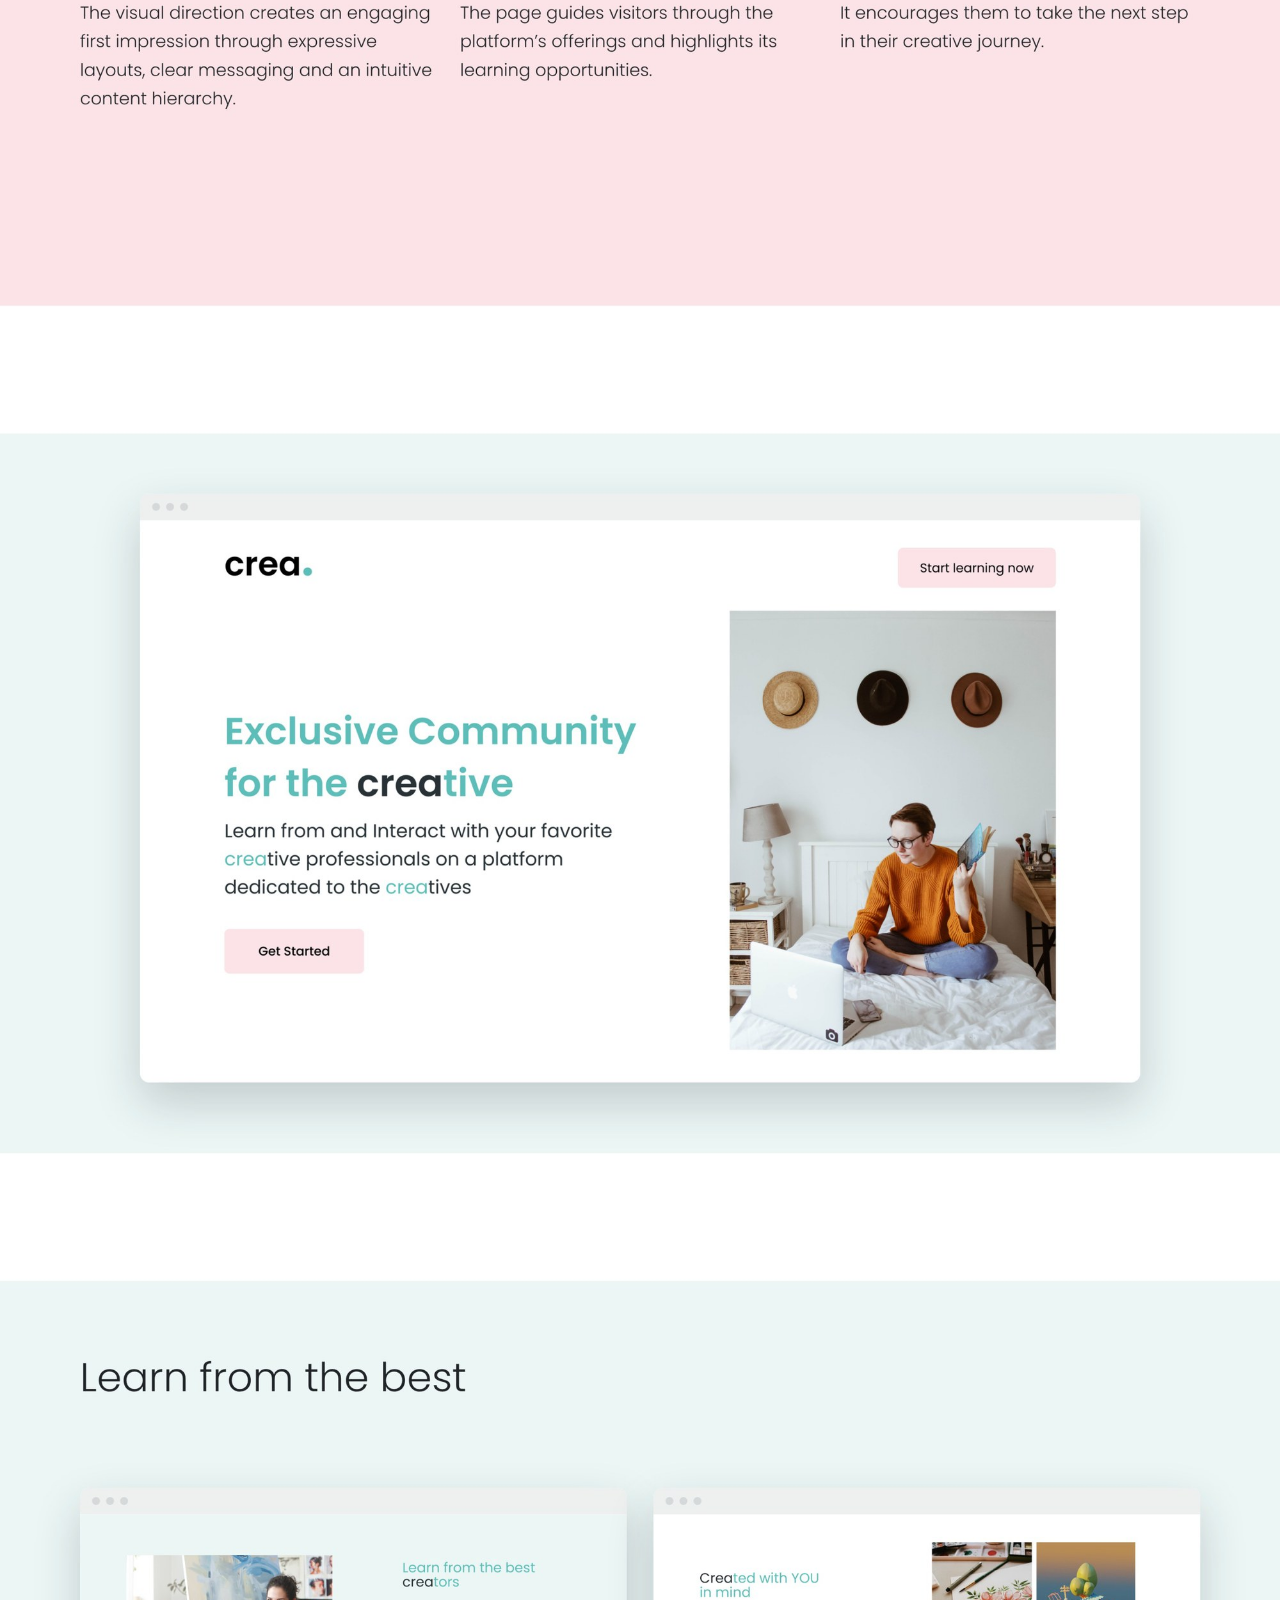
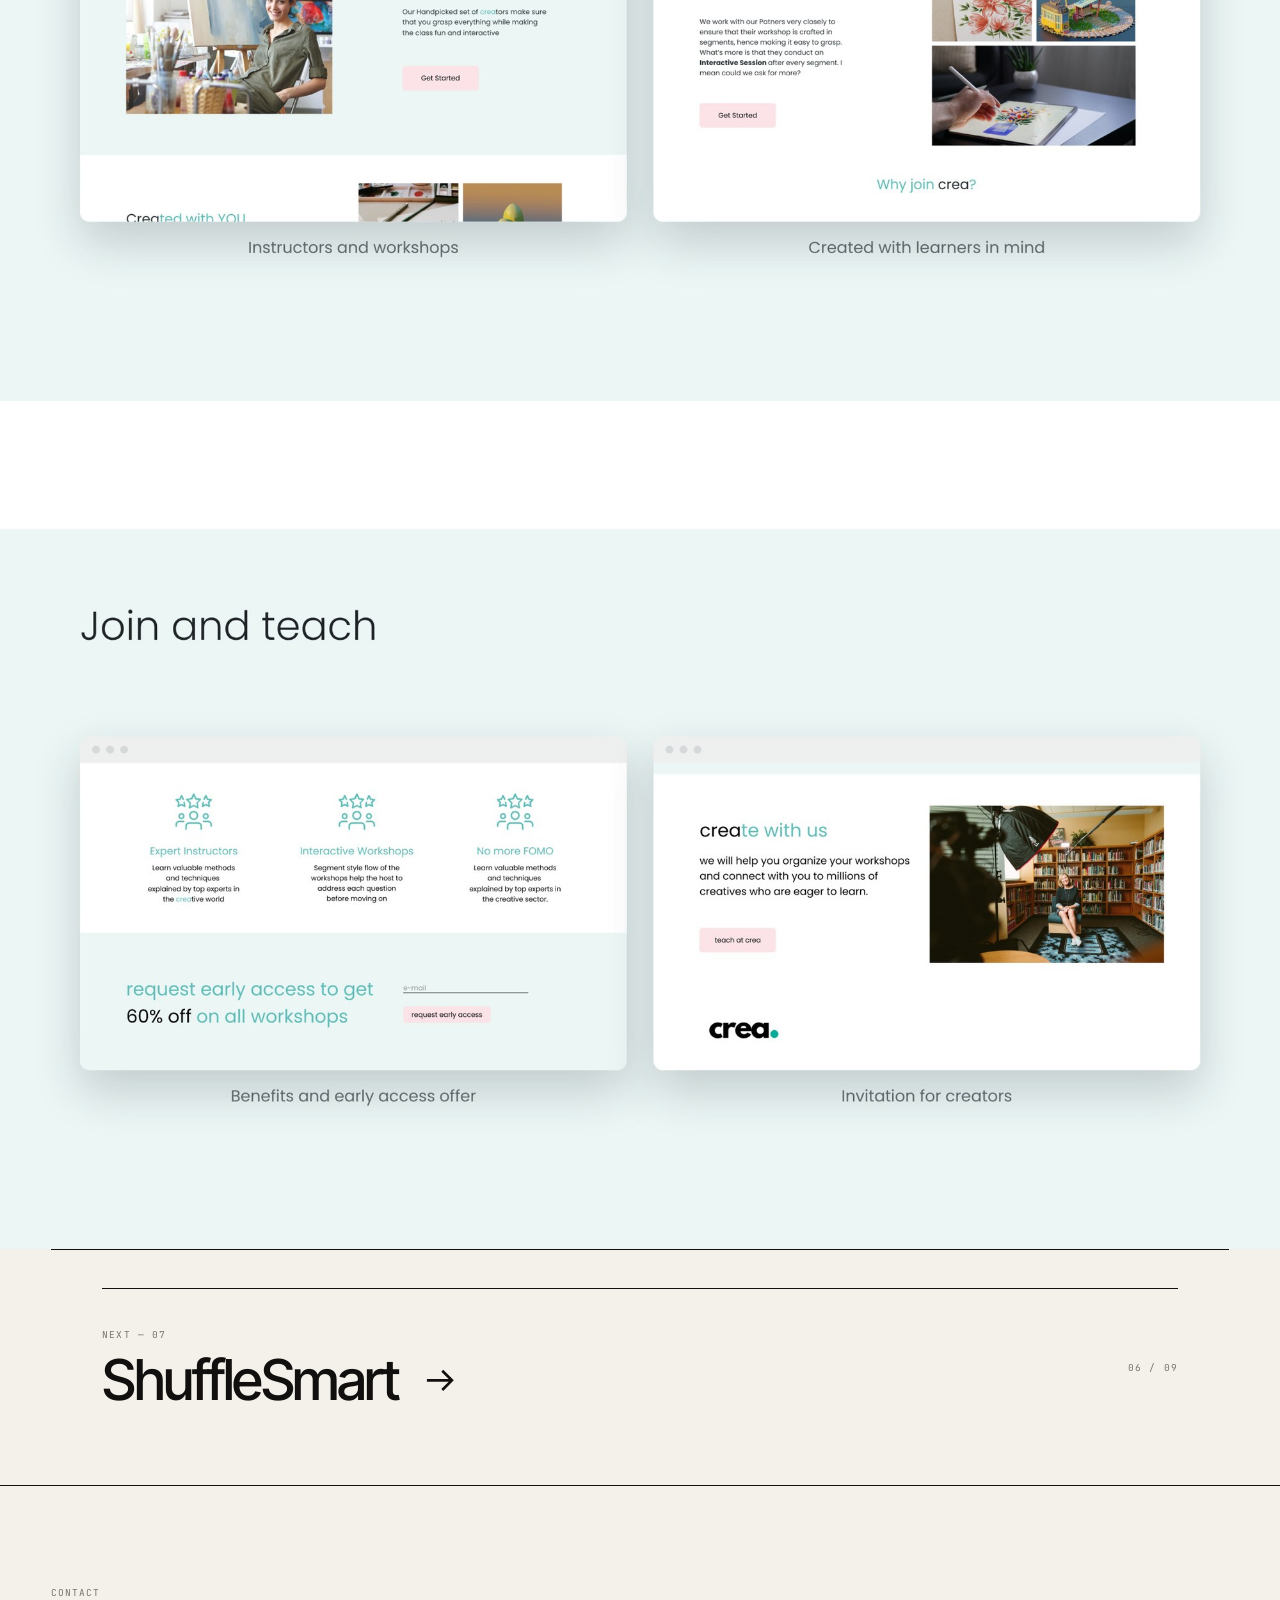
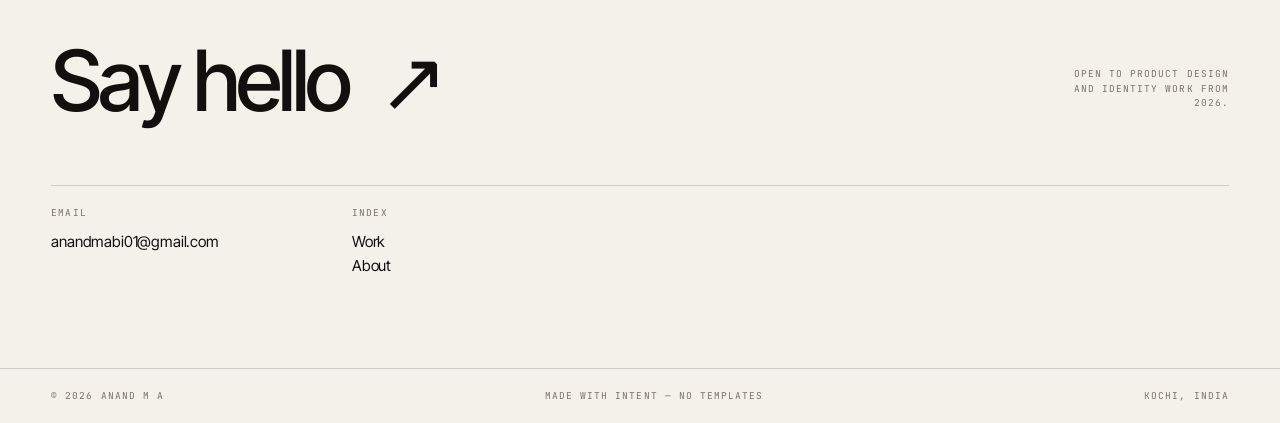
<file: work/crea.html>
<!DOCTYPE html>
<html lang="en">
<head>
<meta charset="utf-8">
<meta name="viewport" content="width=device-width,initial-scale=1">
<title>Crea — Anand M A</title>
<meta name="description" content="Learn. Create. Inspire. A landing page that carries a creative school&#x27;s energy without losing the hierarchy.">
<meta property="og:title" content="Crea — Anand M A">
<meta property="og:description" content="Learn. Create. Inspire. A landing page that carries a creative school&#x27;s energy without losing the hierarchy.">
<meta property="og:type" content="website">
<link rel="stylesheet" href="../css/styles.css">
</head>
<body data-page="case">
<div class="progress" aria-hidden="true"></div>

<header class="site-head">
  <div class="wrap site-head__in">
    <a class="brand" href="../index.html" aria-label="Anand M A — home">
      <span class="brand__mark"><span>AM</span></span>
      <span>Anand M A</span>
    </a>
    <nav class="nav" aria-label="Primary"><a href="index.html#work">Work</a><a href="index.html#about">About</a><a href="index.html#contact">Contact</a></nav>
    <div class="site-head__right">
      <a class="head-cta" href="mailto:anandmabi01@gmail.com"><i></i>Available for work</a>
    </div>
  </div>
</header>

<main>
  <div class="wrap case-hero">
    <a class="case-back mono" href="../index.html#work"><svg viewBox="0 0 16 16" fill="none" stroke="currentColor" stroke-width="1.4" aria-hidden="true" width="14" height="14"><path d="M15 8H2M7 3 2 8l5 5"/></svg> All projects</a>
    <div class="case-hero__top">
      <p class="mono" style="margin:0">Landing page · Online learning</p>
      <span class="mono">06 / 09</span>
    </div>
    <div class="case-head">
      <h1 class="case-hero__title">Crea</h1>
      <p class="case-hero__lede">Learn. Create. Inspire. A landing page that carries a creative school&#x27;s energy without losing the hierarchy.</p>
    </div>
    <dl class="case-specs"><div><dt>Client</dt><dd>Crea</dd></div><div><dt>Year</dt><dd>2024</dd></div><div><dt>Role</dt><dd>UI/UX, visual direction</dd></div><div><dt>Platform</dt><dd>Website</dd></div><div><dt>Scope</dt><dd>Landing page, content flow</dd></div></dl>
  </div>

  
  <div class="gallery" aria-label="Project images">
        <img src="../img/crea/01.jpg" width="2000" height="938" alt="" loading="eager" decoding="async">
<img src="../img/crea/02.jpg" width="2000" height="1192" alt="" loading="lazy" decoding="async">
<img src="../img/crea/03.jpg" width="2000" height="1580" alt="" loading="lazy" decoding="async">
<img src="../img/crea/04.jpg" width="2000" height="529" alt="" loading="lazy" decoding="async">
<img src="../img/crea/05.jpg" width="2000" height="602" alt="" loading="lazy" decoding="async">
<img src="../img/crea/06.jpg" width="2000" height="1779" alt="" loading="lazy" decoding="async">
<img src="../img/crea/07.jpg" width="2000" height="919" alt="" loading="lazy" decoding="async">
<img src="../img/crea/08.jpg" width="2000" height="408" alt="" loading="lazy" decoding="async">
<img src="../img/crea/09.jpg" width="2000" height="866" alt="" loading="lazy" decoding="async">
  </div>

  <div class="wrap">
    <div class="case-more">
  <div class="wrap">
    <div class="case-more">
      <div>
        <p class="mono" style="margin:0 0 10px">Next — 07</p>
        <a class="case-more__link" href="shufflesmart.html">ShuffleSmart <svg viewBox="0 0 16 16" fill="none" stroke="currentColor" stroke-width="1.4" aria-hidden="true"><path d="M1 8h13M9 3l5 5-5 5"/></svg></a>
      </div>
      <span class="mono">06 / 09</span>
    </div>
  </div>
</main>


<section class="contact" id="contact">
  <div class="wrap">
    <div class="contact__top">
      <div>
        <p class="mono">Contact</p>
        <a class="contact__mail" href="mailto:anandmabi01@gmail.com">Say hello &nbsp;↗</a>
      </div>
      <p class="mono" style="max-width:26ch;text-align:right">Open to product design and identity work from 2026.</p>
    </div>
    <div class="contact__grid">
      <div class="contact__col"><h4>Email</h4><a href="mailto:anandmabi01@gmail.com">anandmabi01@gmail.com</a></div>
      <div class="contact__col"><h4>Index</h4><a href="../index.html#work">Work</a><br><a href="../index.html#about">About</a></div>
    </div>
  </div>
</section>


<footer class="site-foot wrap">
  <span class="mono">© <span data-year>2026</span> Anand M A</span>
  <span class="mono">Made with intent — no templates</span>
  <span class="mono">Kochi, India</span>
</footer>

<script src="../js/site.js" defer></script>
</body>
</html>
</file>
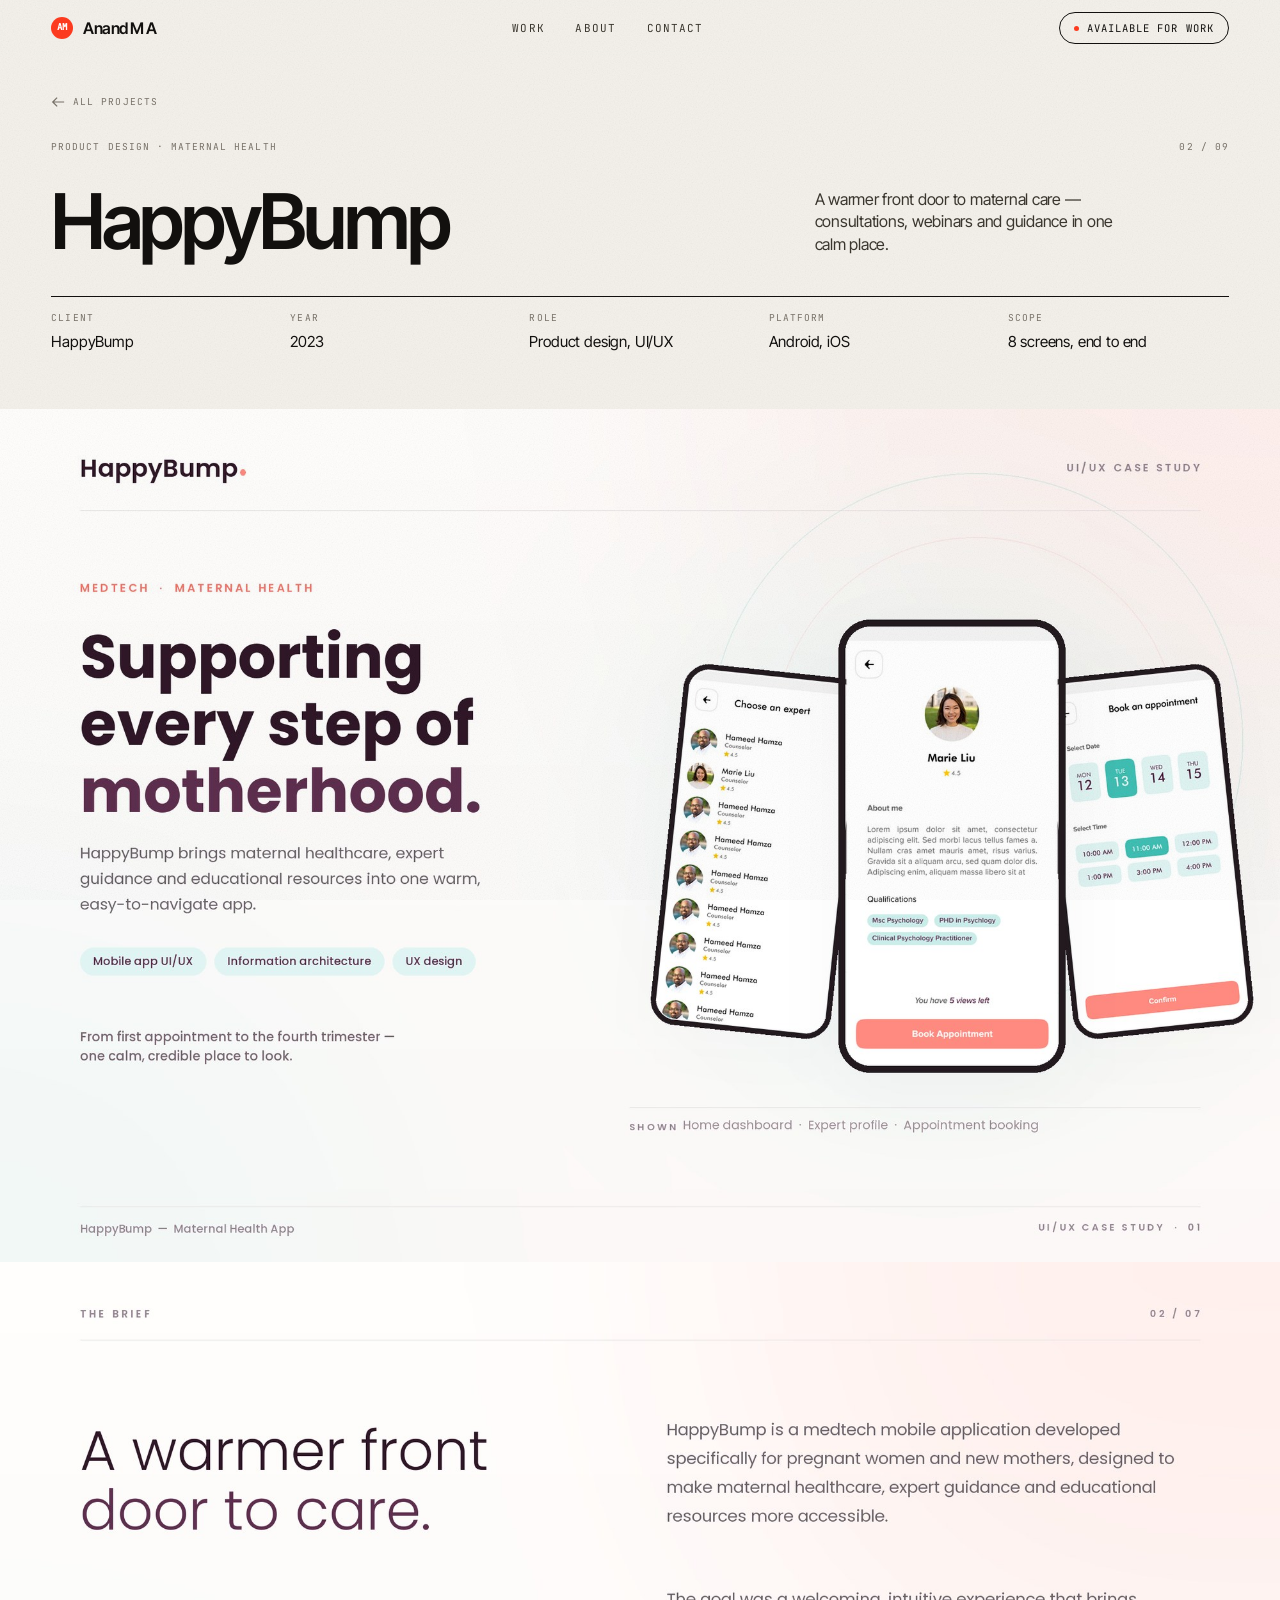
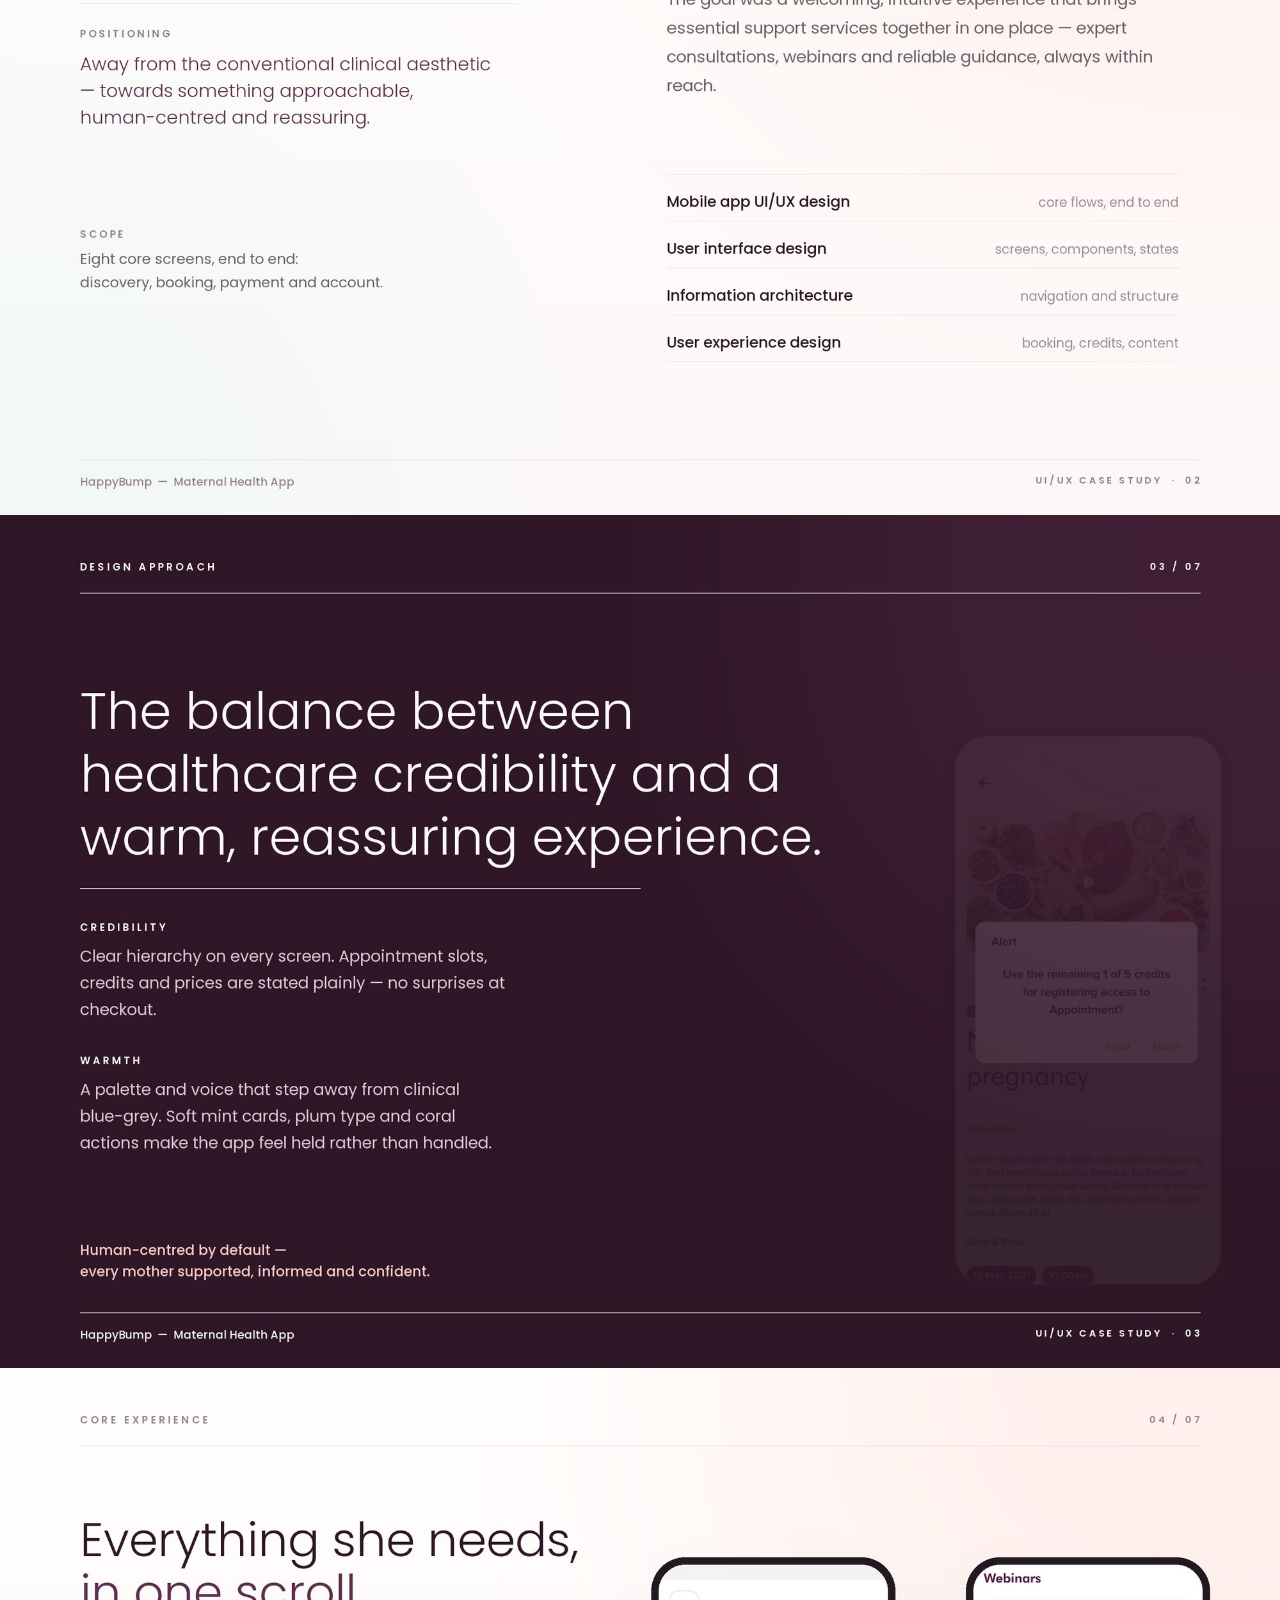
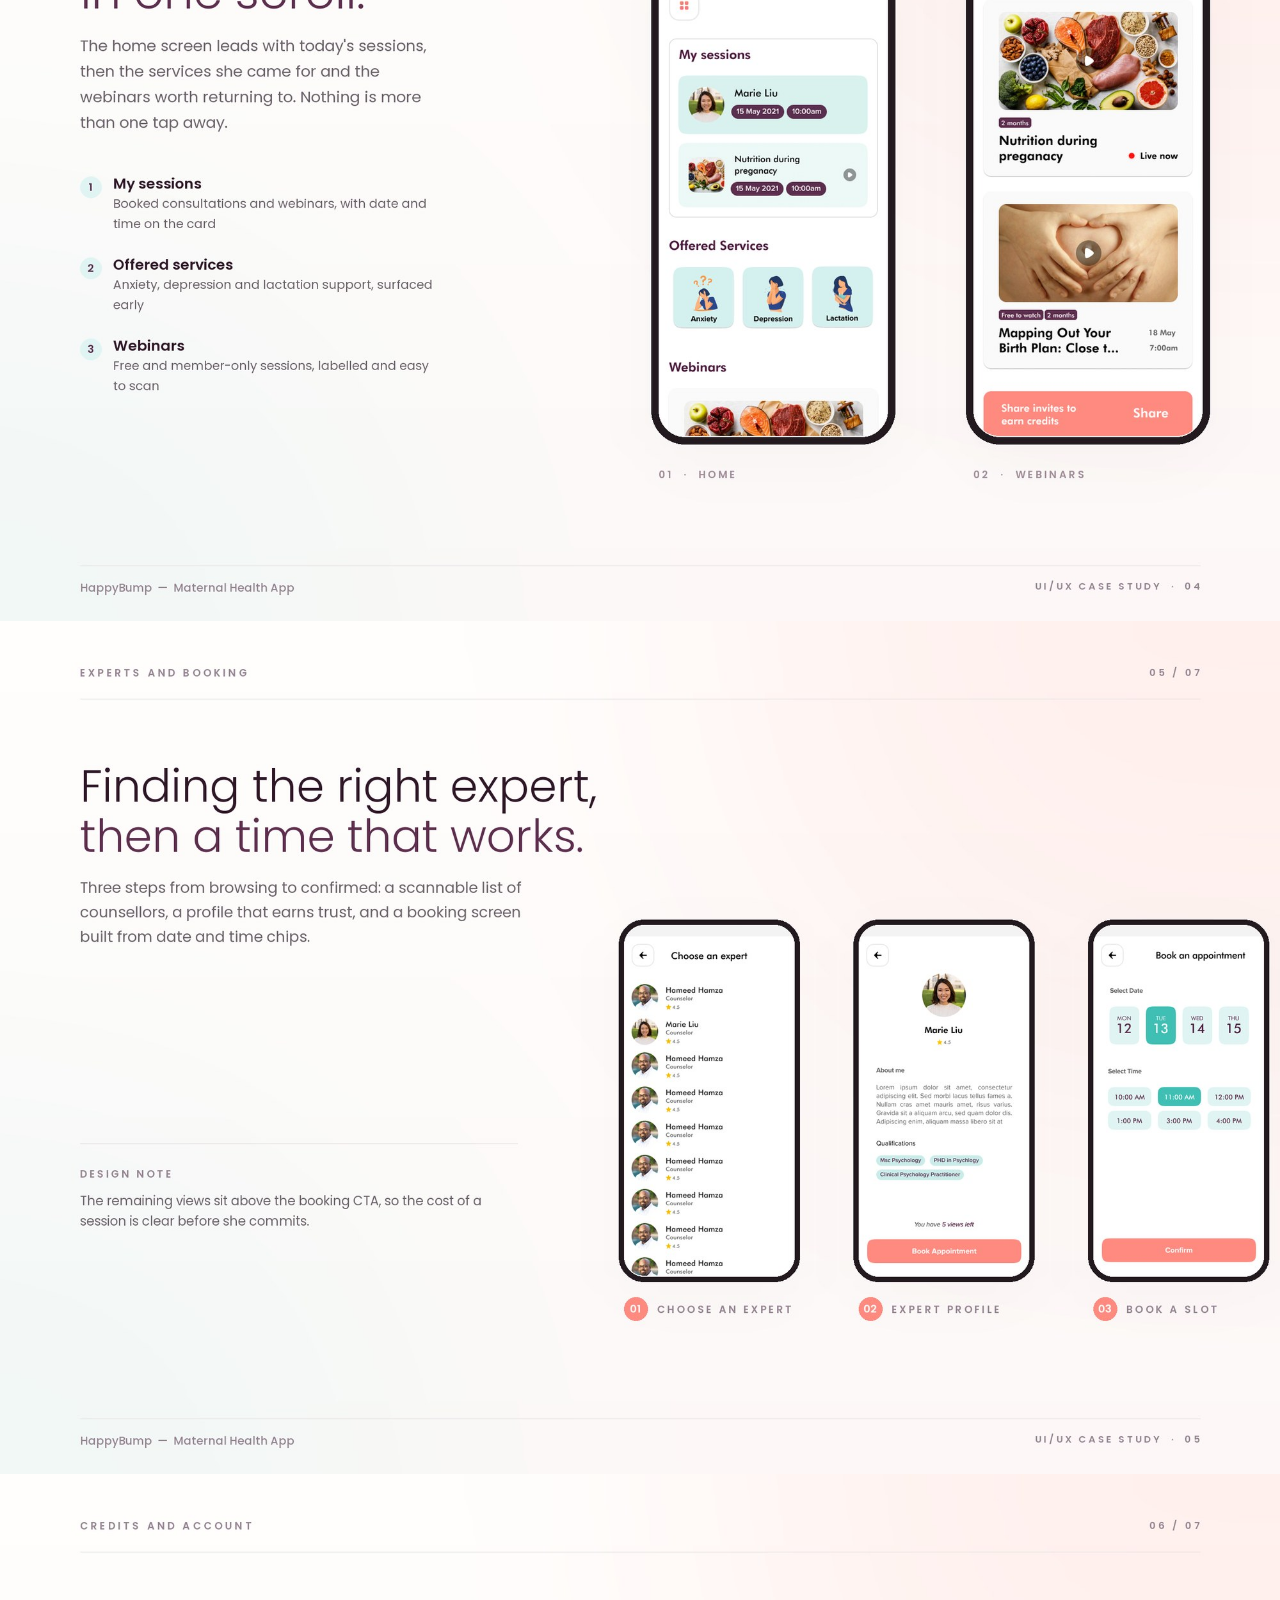
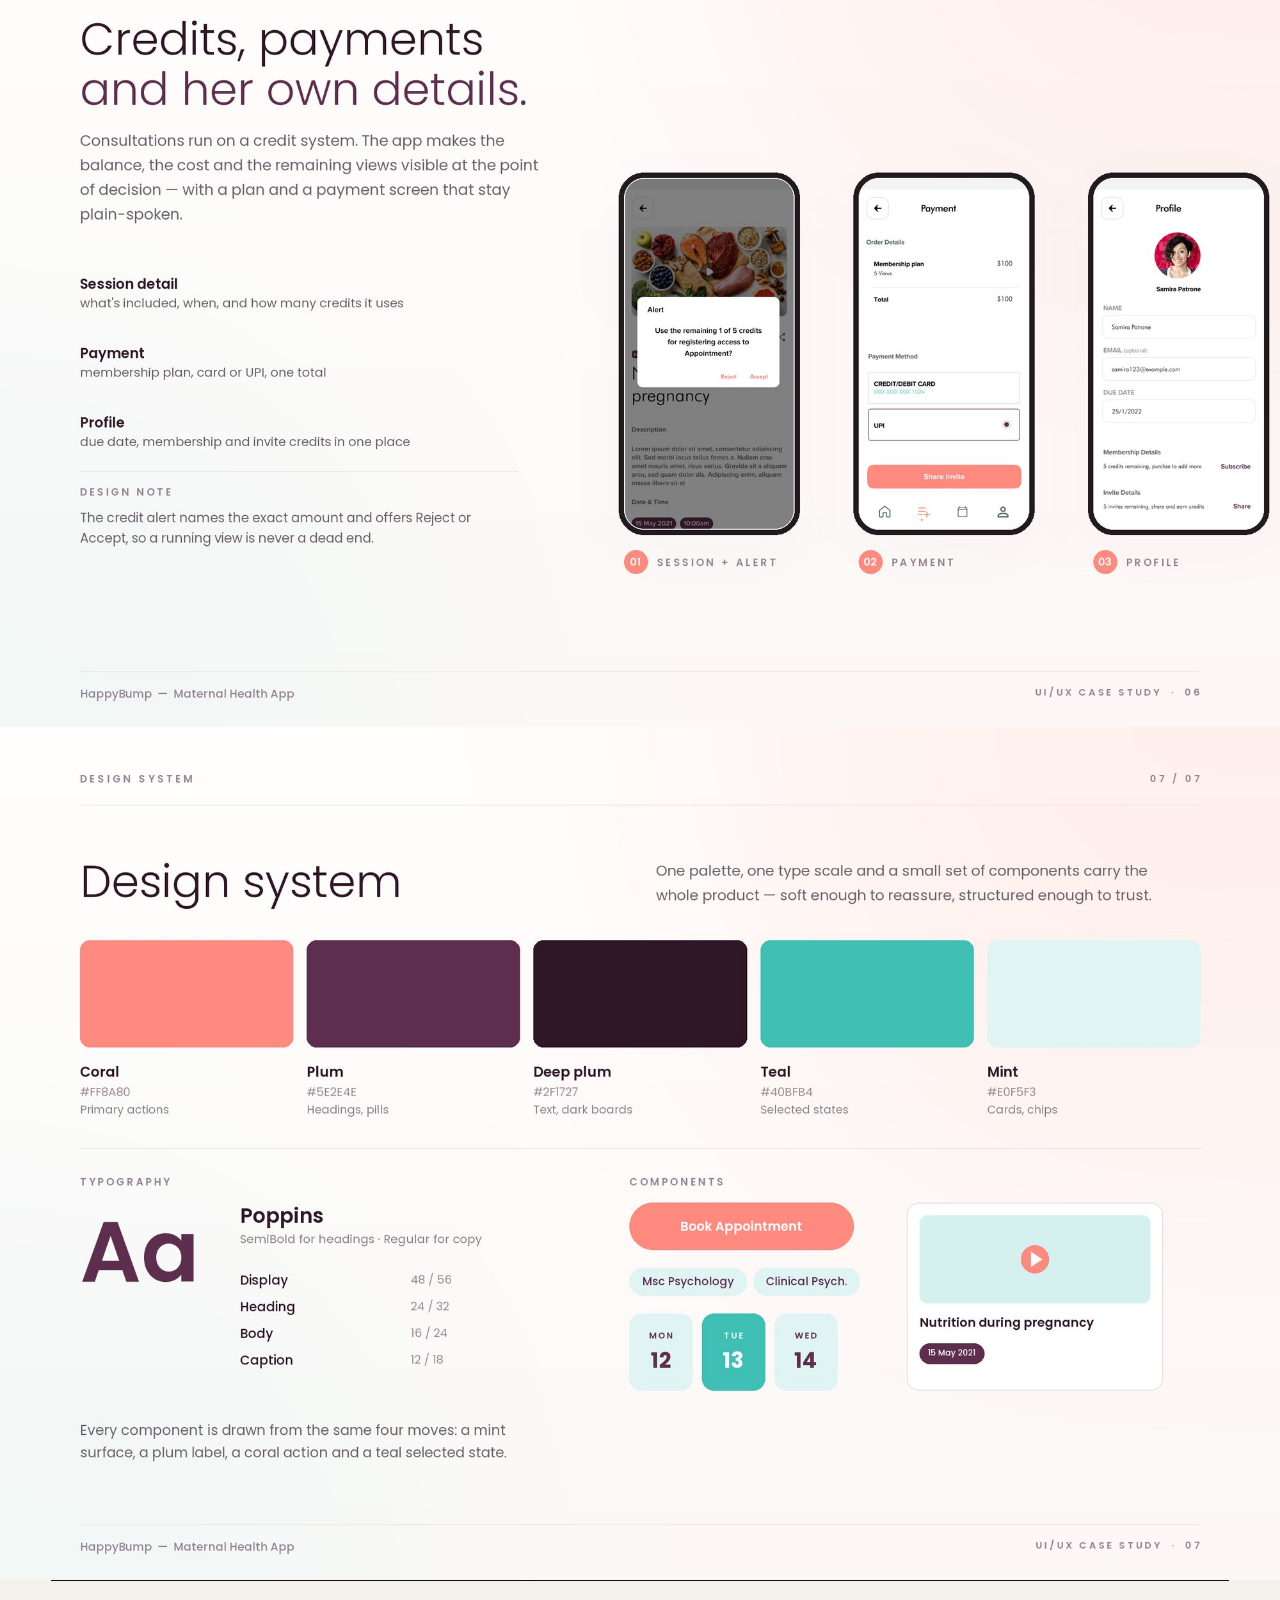
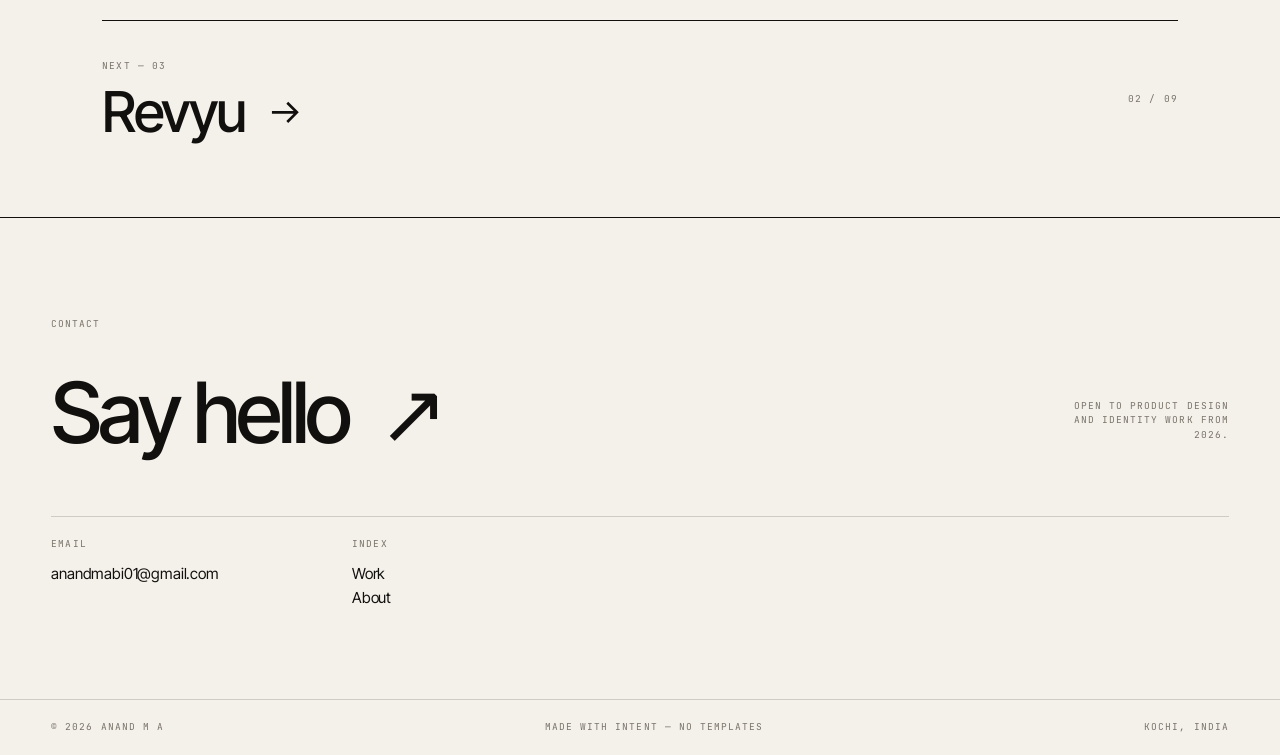
<file: work/happybump.html>
<!DOCTYPE html>
<html lang="en">
<head>
<meta charset="utf-8">
<meta name="viewport" content="width=device-width,initial-scale=1">
<title>HappyBump — Anand M A</title>
<meta name="description" content="A warmer front door to maternal care — consultations, webinars and guidance in one calm place.">
<meta property="og:title" content="HappyBump — Anand M A">
<meta property="og:description" content="A warmer front door to maternal care — consultations, webinars and guidance in one calm place.">
<meta property="og:type" content="website">
<link rel="stylesheet" href="../css/styles.css">
</head>
<body data-page="case">
<div class="progress" aria-hidden="true"></div>

<header class="site-head">
  <div class="wrap site-head__in">
    <a class="brand" href="../index.html" aria-label="Anand M A — home">
      <span class="brand__mark"><span>AM</span></span>
      <span>Anand M A</span>
    </a>
    <nav class="nav" aria-label="Primary"><a href="index.html#work">Work</a><a href="index.html#about">About</a><a href="index.html#contact">Contact</a></nav>
    <div class="site-head__right">
      <a class="head-cta" href="mailto:anandmabi01@gmail.com"><i></i>Available for work</a>
    </div>
  </div>
</header>

<main>
  <div class="wrap case-hero">
    <a class="case-back mono" href="../index.html#work"><svg viewBox="0 0 16 16" fill="none" stroke="currentColor" stroke-width="1.4" aria-hidden="true" width="14" height="14"><path d="M15 8H2M7 3 2 8l5 5"/></svg> All projects</a>
    <div class="case-hero__top">
      <p class="mono" style="margin:0">Product design · Maternal health</p>
      <span class="mono">02 / 09</span>
    </div>
    <div class="case-head">
      <h1 class="case-hero__title">HappyBump</h1>
      <p class="case-hero__lede">A warmer front door to maternal care — consultations, webinars and guidance in one calm place.</p>
    </div>
    <dl class="case-specs"><div><dt>Client</dt><dd>HappyBump</dd></div><div><dt>Year</dt><dd>2023</dd></div><div><dt>Role</dt><dd>Product design, UI/UX</dd></div><div><dt>Platform</dt><dd>Android, iOS</dd></div><div><dt>Scope</dt><dd>8 screens, end to end</dd></div></dl>
  </div>

  
  <div class="gallery" aria-label="Project images">
        <img src="../img/happybump/01.jpg" width="2000" height="1333" alt="" loading="eager" decoding="async">
<img src="../img/happybump/02.jpg" width="2000" height="1333" alt="" loading="lazy" decoding="async">
<img src="../img/happybump/03.jpg" width="2000" height="1333" alt="" loading="lazy" decoding="async">
<img src="../img/happybump/04.jpg" width="2000" height="1333" alt="" loading="lazy" decoding="async">
<img src="../img/happybump/05.jpg" width="2000" height="1333" alt="" loading="lazy" decoding="async">
<img src="../img/happybump/06.jpg" width="2000" height="1333" alt="" loading="lazy" decoding="async">
<img src="../img/happybump/07.jpg" width="2000" height="1333" alt="" loading="lazy" decoding="async">
  </div>

  <div class="wrap">
    <div class="case-more">
  <div class="wrap">
    <div class="case-more">
      <div>
        <p class="mono" style="margin:0 0 10px">Next — 03</p>
        <a class="case-more__link" href="revyu.html">Revyu <svg viewBox="0 0 16 16" fill="none" stroke="currentColor" stroke-width="1.4" aria-hidden="true"><path d="M1 8h13M9 3l5 5-5 5"/></svg></a>
      </div>
      <span class="mono">02 / 09</span>
    </div>
  </div>
</main>


<section class="contact" id="contact">
  <div class="wrap">
    <div class="contact__top">
      <div>
        <p class="mono">Contact</p>
        <a class="contact__mail" href="mailto:anandmabi01@gmail.com">Say hello &nbsp;↗</a>
      </div>
      <p class="mono" style="max-width:26ch;text-align:right">Open to product design and identity work from 2026.</p>
    </div>
    <div class="contact__grid">
      <div class="contact__col"><h4>Email</h4><a href="mailto:anandmabi01@gmail.com">anandmabi01@gmail.com</a></div>
      <div class="contact__col"><h4>Index</h4><a href="../index.html#work">Work</a><br><a href="../index.html#about">About</a></div>
    </div>
  </div>
</section>


<footer class="site-foot wrap">
  <span class="mono">© <span data-year>2026</span> Anand M A</span>
  <span class="mono">Made with intent — no templates</span>
  <span class="mono">Kochi, India</span>
</footer>

<script src="../js/site.js" defer></script>
</body>
</html>
</file>
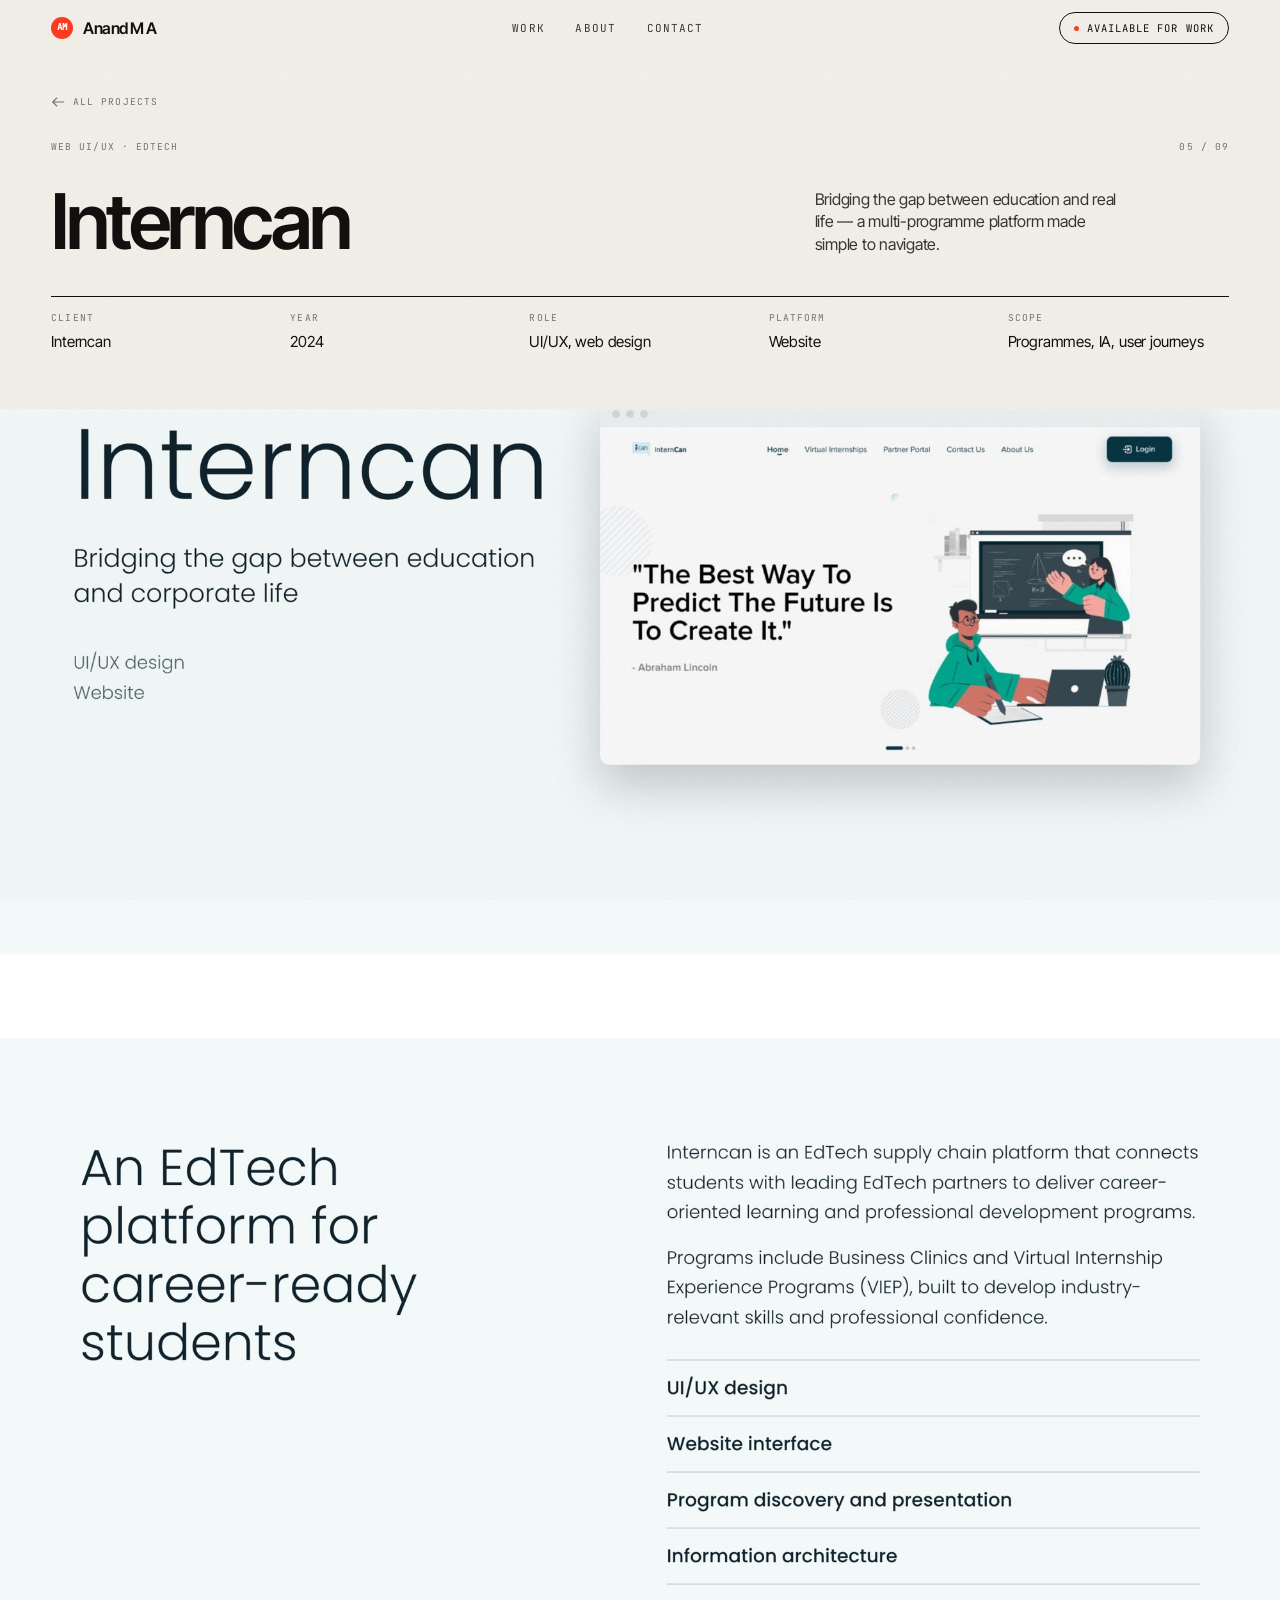
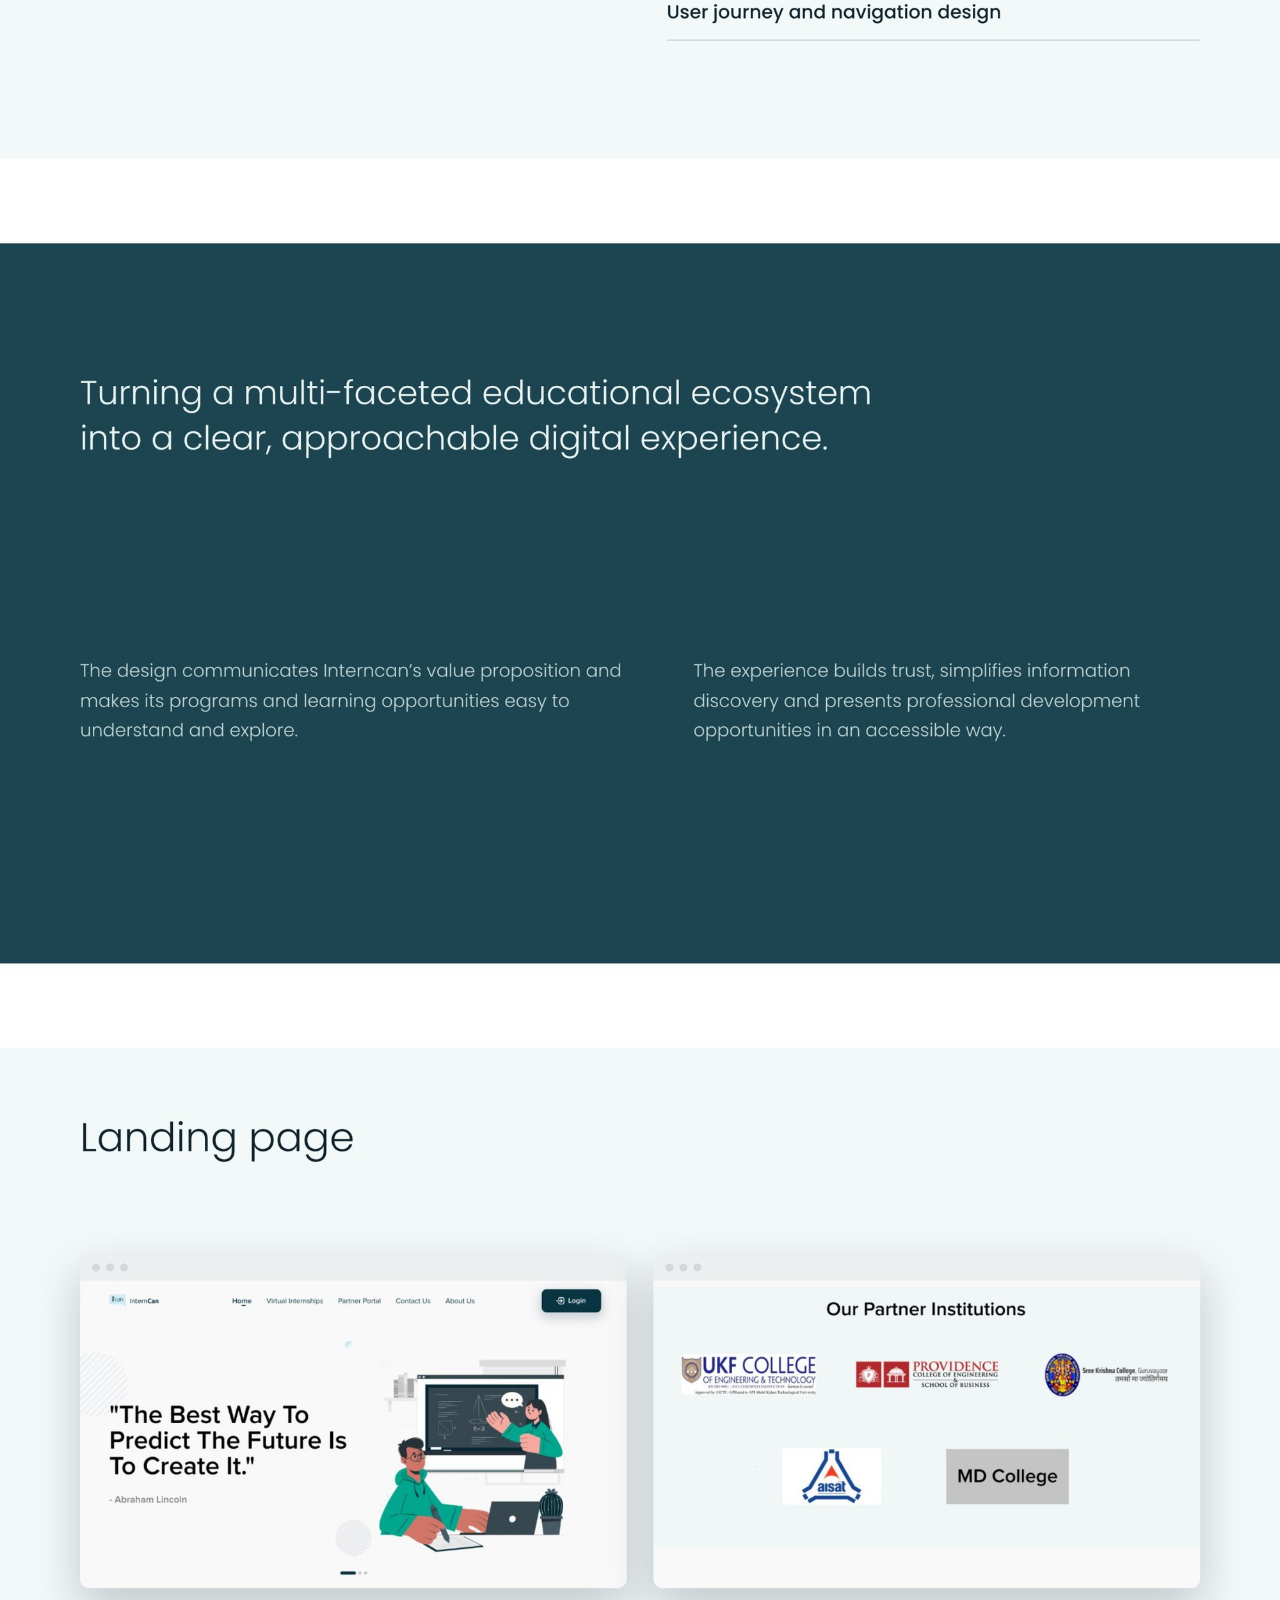
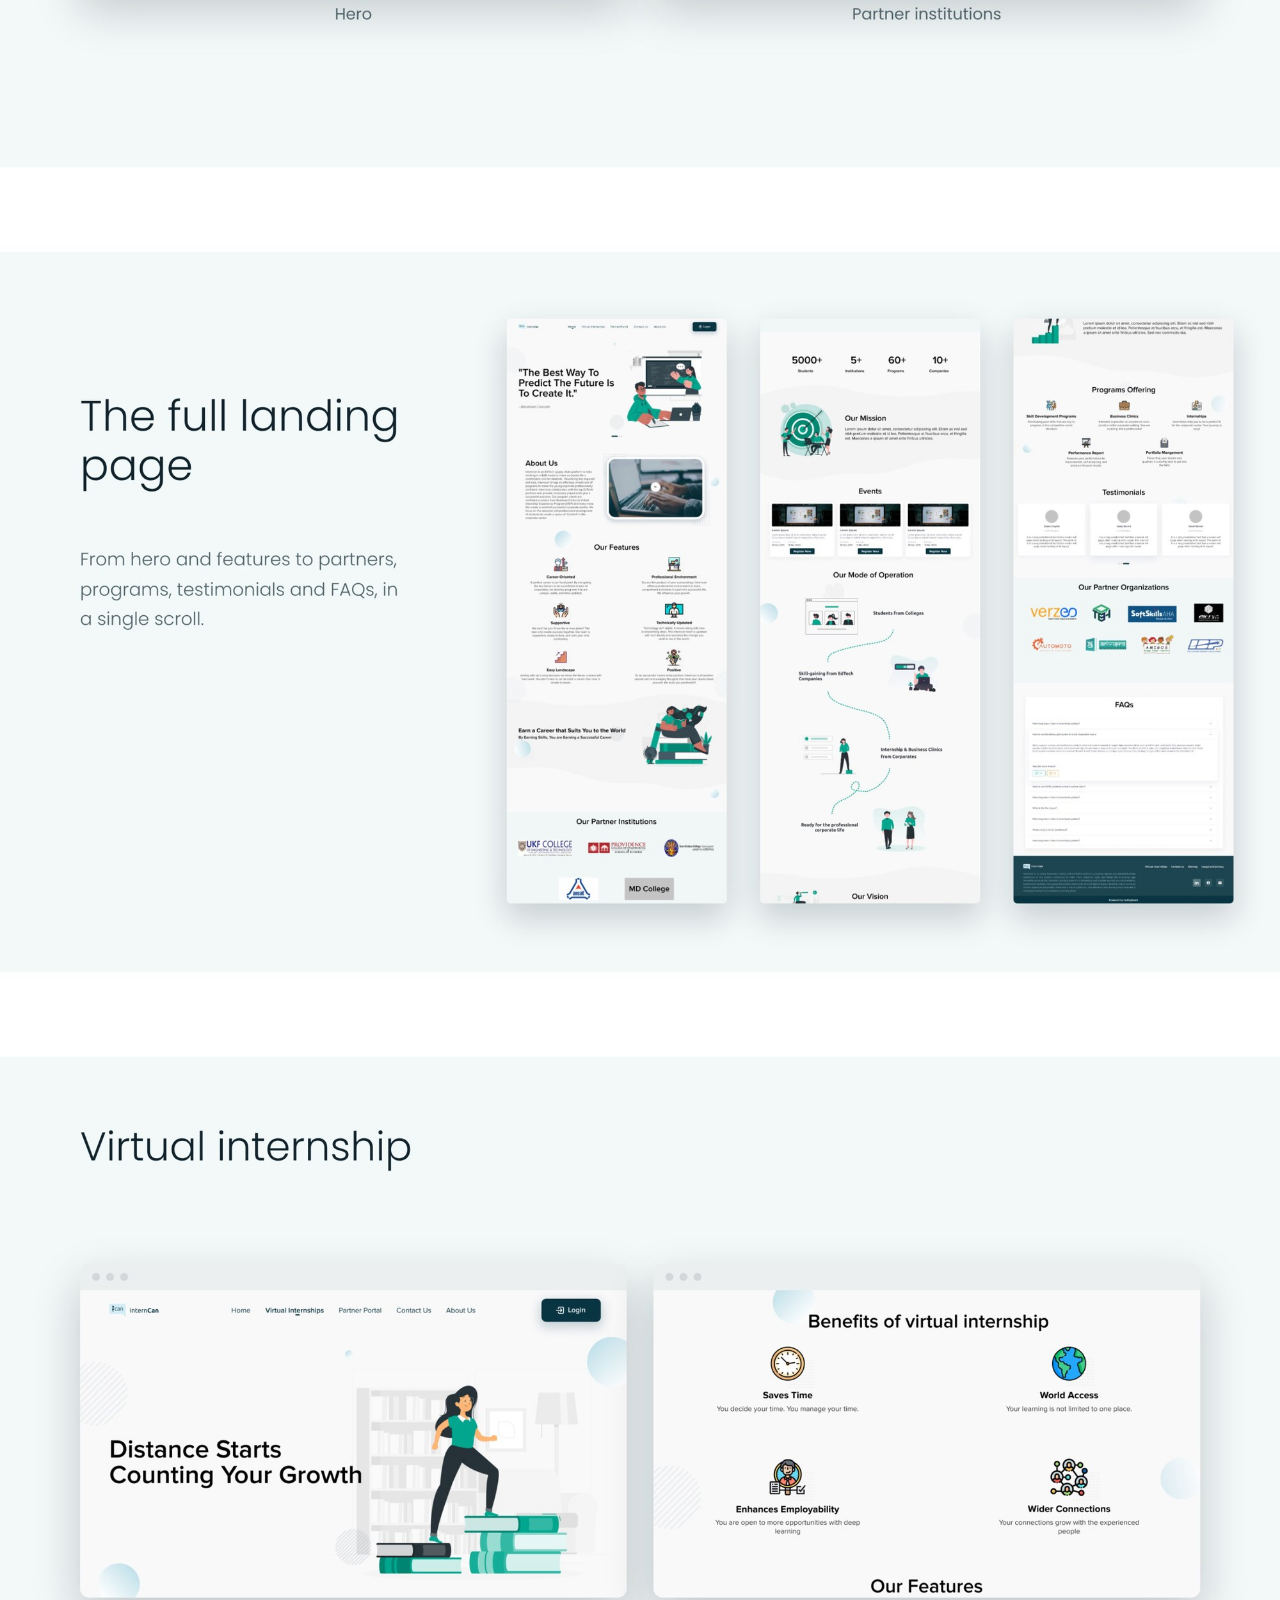
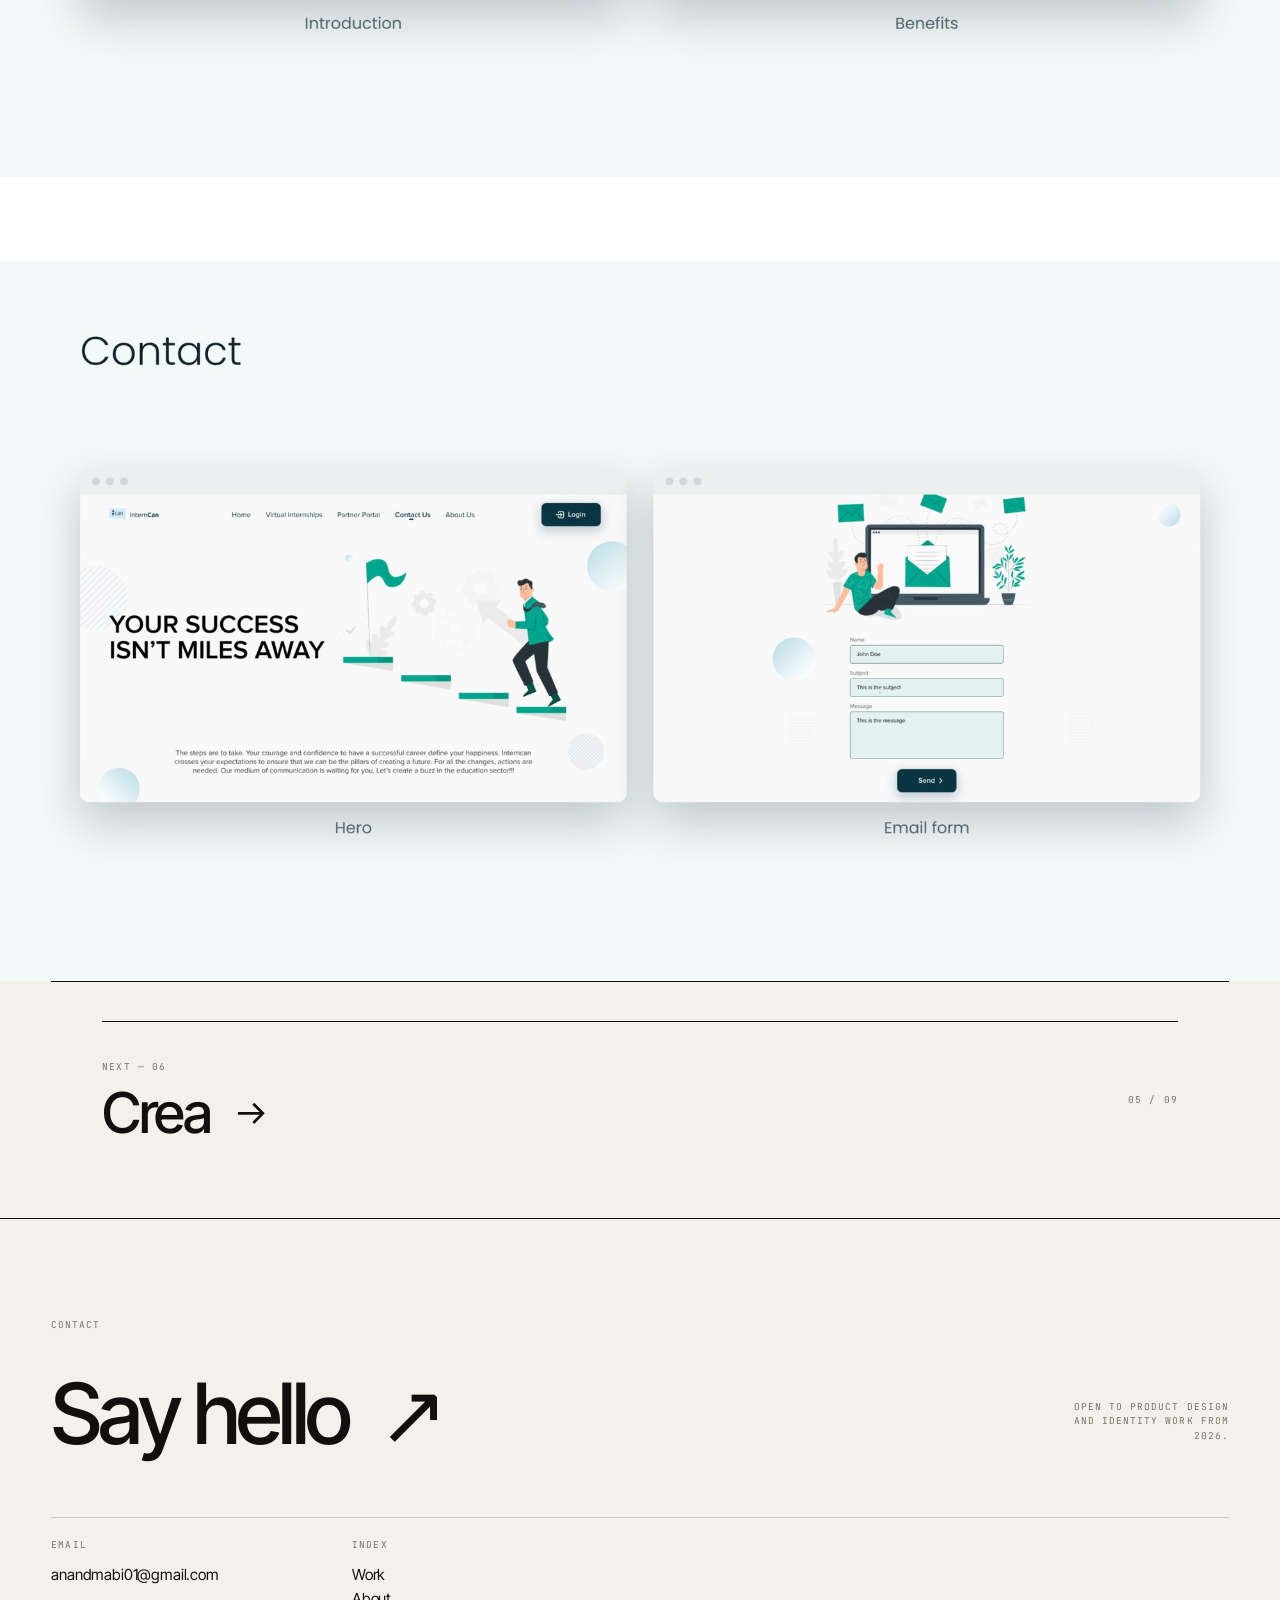
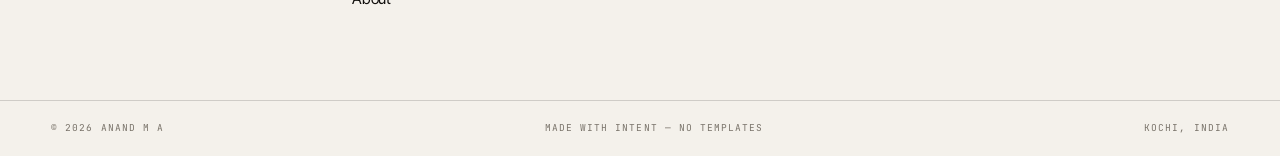
<file: work/interncan.html>
<!DOCTYPE html>
<html lang="en">
<head>
<meta charset="utf-8">
<meta name="viewport" content="width=device-width,initial-scale=1">
<title>Interncan — Anand M A</title>
<meta name="description" content="Bridging the gap between education and real life — a multi-programme platform made simple to navigate.">
<meta property="og:title" content="Interncan — Anand M A">
<meta property="og:description" content="Bridging the gap between education and real life — a multi-programme platform made simple to navigate.">
<meta property="og:type" content="website">
<link rel="stylesheet" href="../css/styles.css">
</head>
<body data-page="case">
<div class="progress" aria-hidden="true"></div>

<header class="site-head">
  <div class="wrap site-head__in">
    <a class="brand" href="../index.html" aria-label="Anand M A — home">
      <span class="brand__mark"><span>AM</span></span>
      <span>Anand M A</span>
    </a>
    <nav class="nav" aria-label="Primary"><a href="index.html#work">Work</a><a href="index.html#about">About</a><a href="index.html#contact">Contact</a></nav>
    <div class="site-head__right">
      <a class="head-cta" href="mailto:anandmabi01@gmail.com"><i></i>Available for work</a>
    </div>
  </div>
</header>

<main>
  <div class="wrap case-hero">
    <a class="case-back mono" href="../index.html#work"><svg viewBox="0 0 16 16" fill="none" stroke="currentColor" stroke-width="1.4" aria-hidden="true" width="14" height="14"><path d="M15 8H2M7 3 2 8l5 5"/></svg> All projects</a>
    <div class="case-hero__top">
      <p class="mono" style="margin:0">Web UI/UX · EdTech</p>
      <span class="mono">05 / 09</span>
    </div>
    <div class="case-head">
      <h1 class="case-hero__title">Interncan</h1>
      <p class="case-hero__lede">Bridging the gap between education and real life — a multi-programme platform made simple to navigate.</p>
    </div>
    <dl class="case-specs"><div><dt>Client</dt><dd>Interncan</dd></div><div><dt>Year</dt><dd>2024</dd></div><div><dt>Role</dt><dd>UI/UX, web design</dd></div><div><dt>Platform</dt><dd>Website</dd></div><div><dt>Scope</dt><dd>Programmes, IA, user journeys</dd></div></dl>
  </div>

  
  <div class="gallery" aria-label="Project images">
        <img src="../img/interncan/01.jpg" width="2000" height="880" alt="" loading="eager" decoding="async">
<img src="../img/interncan/02.jpg" width="2000" height="1309" alt="" loading="lazy" decoding="async">
<img src="../img/interncan/03.jpg" width="2000" height="549" alt="" loading="lazy" decoding="async">
<img src="../img/interncan/04.jpg" width="2000" height="576" alt="" loading="lazy" decoding="async">
<img src="../img/interncan/05.jpg" width="2000" height="442" alt="" loading="lazy" decoding="async">
<img src="../img/interncan/06.jpg" width="2000" height="875" alt="" loading="lazy" decoding="async">
<img src="../img/interncan/07.jpg" width="2000" height="1632" alt="" loading="lazy" decoding="async">
<img src="../img/interncan/08.jpg" width="2000" height="1258" alt="" loading="lazy" decoding="async">
<img src="../img/interncan/09.jpg" width="2000" height="874" alt="" loading="lazy" decoding="async">
  </div>

  <div class="wrap">
    <div class="case-more">
  <div class="wrap">
    <div class="case-more">
      <div>
        <p class="mono" style="margin:0 0 10px">Next — 06</p>
        <a class="case-more__link" href="crea.html">Crea <svg viewBox="0 0 16 16" fill="none" stroke="currentColor" stroke-width="1.4" aria-hidden="true"><path d="M1 8h13M9 3l5 5-5 5"/></svg></a>
      </div>
      <span class="mono">05 / 09</span>
    </div>
  </div>
</main>


<section class="contact" id="contact">
  <div class="wrap">
    <div class="contact__top">
      <div>
        <p class="mono">Contact</p>
        <a class="contact__mail" href="mailto:anandmabi01@gmail.com">Say hello &nbsp;↗</a>
      </div>
      <p class="mono" style="max-width:26ch;text-align:right">Open to product design and identity work from 2026.</p>
    </div>
    <div class="contact__grid">
      <div class="contact__col"><h4>Email</h4><a href="mailto:anandmabi01@gmail.com">anandmabi01@gmail.com</a></div>
      <div class="contact__col"><h4>Index</h4><a href="../index.html#work">Work</a><br><a href="../index.html#about">About</a></div>
    </div>
  </div>
</section>


<footer class="site-foot wrap">
  <span class="mono">© <span data-year>2026</span> Anand M A</span>
  <span class="mono">Made with intent — no templates</span>
  <span class="mono">Kochi, India</span>
</footer>

<script src="../js/site.js" defer></script>
</body>
</html>
</file>
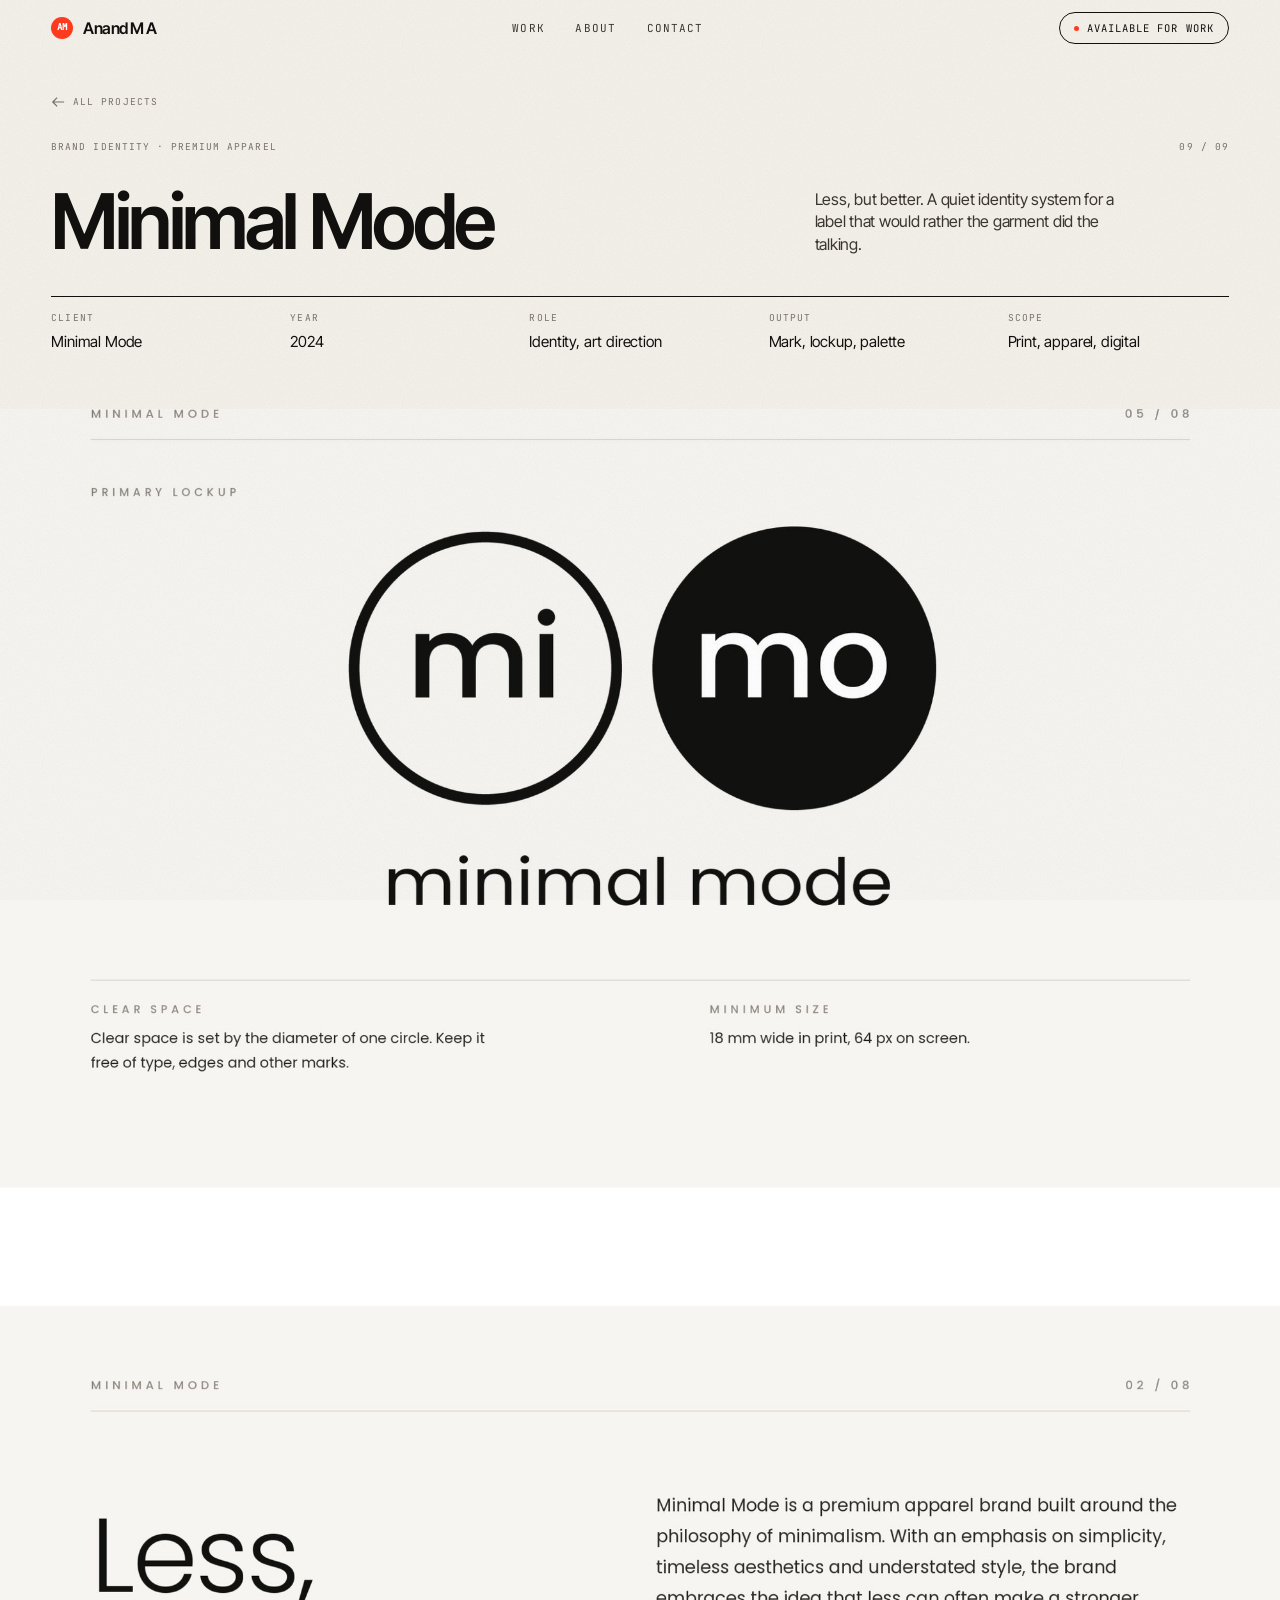
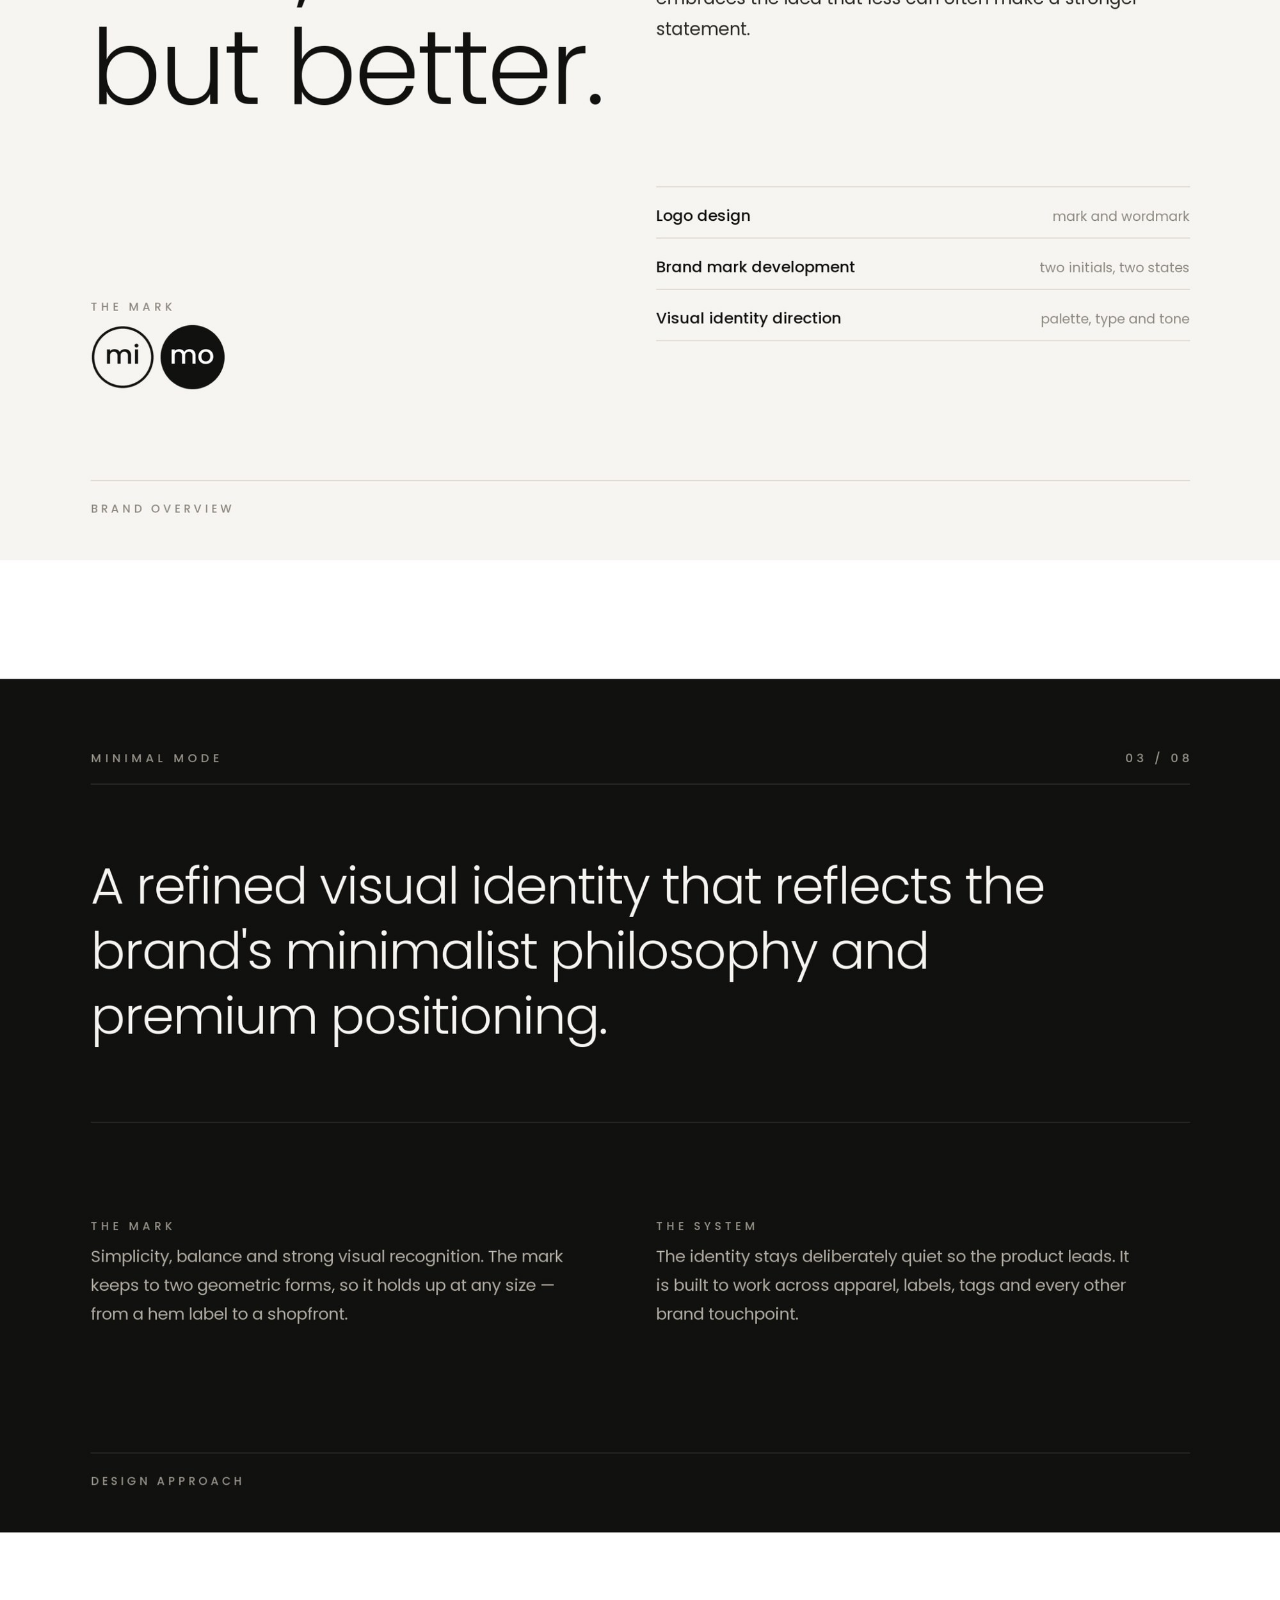
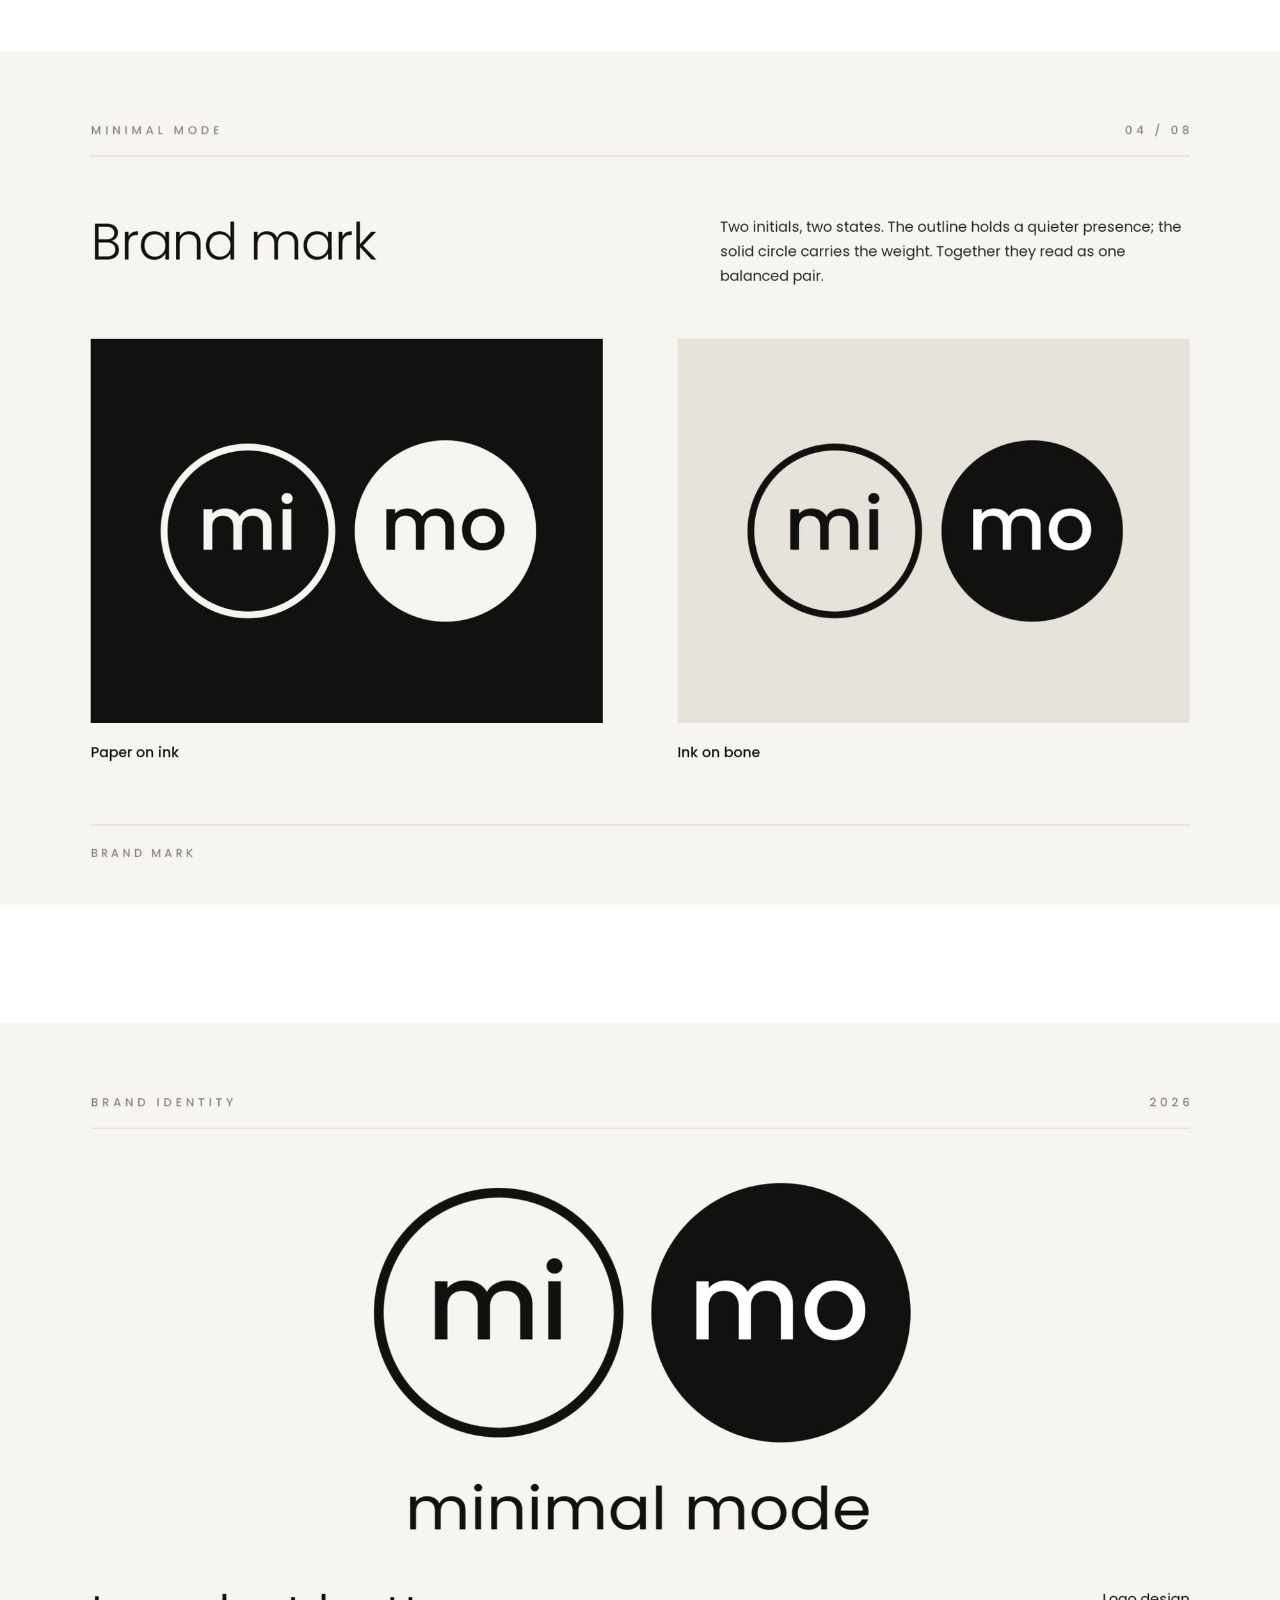
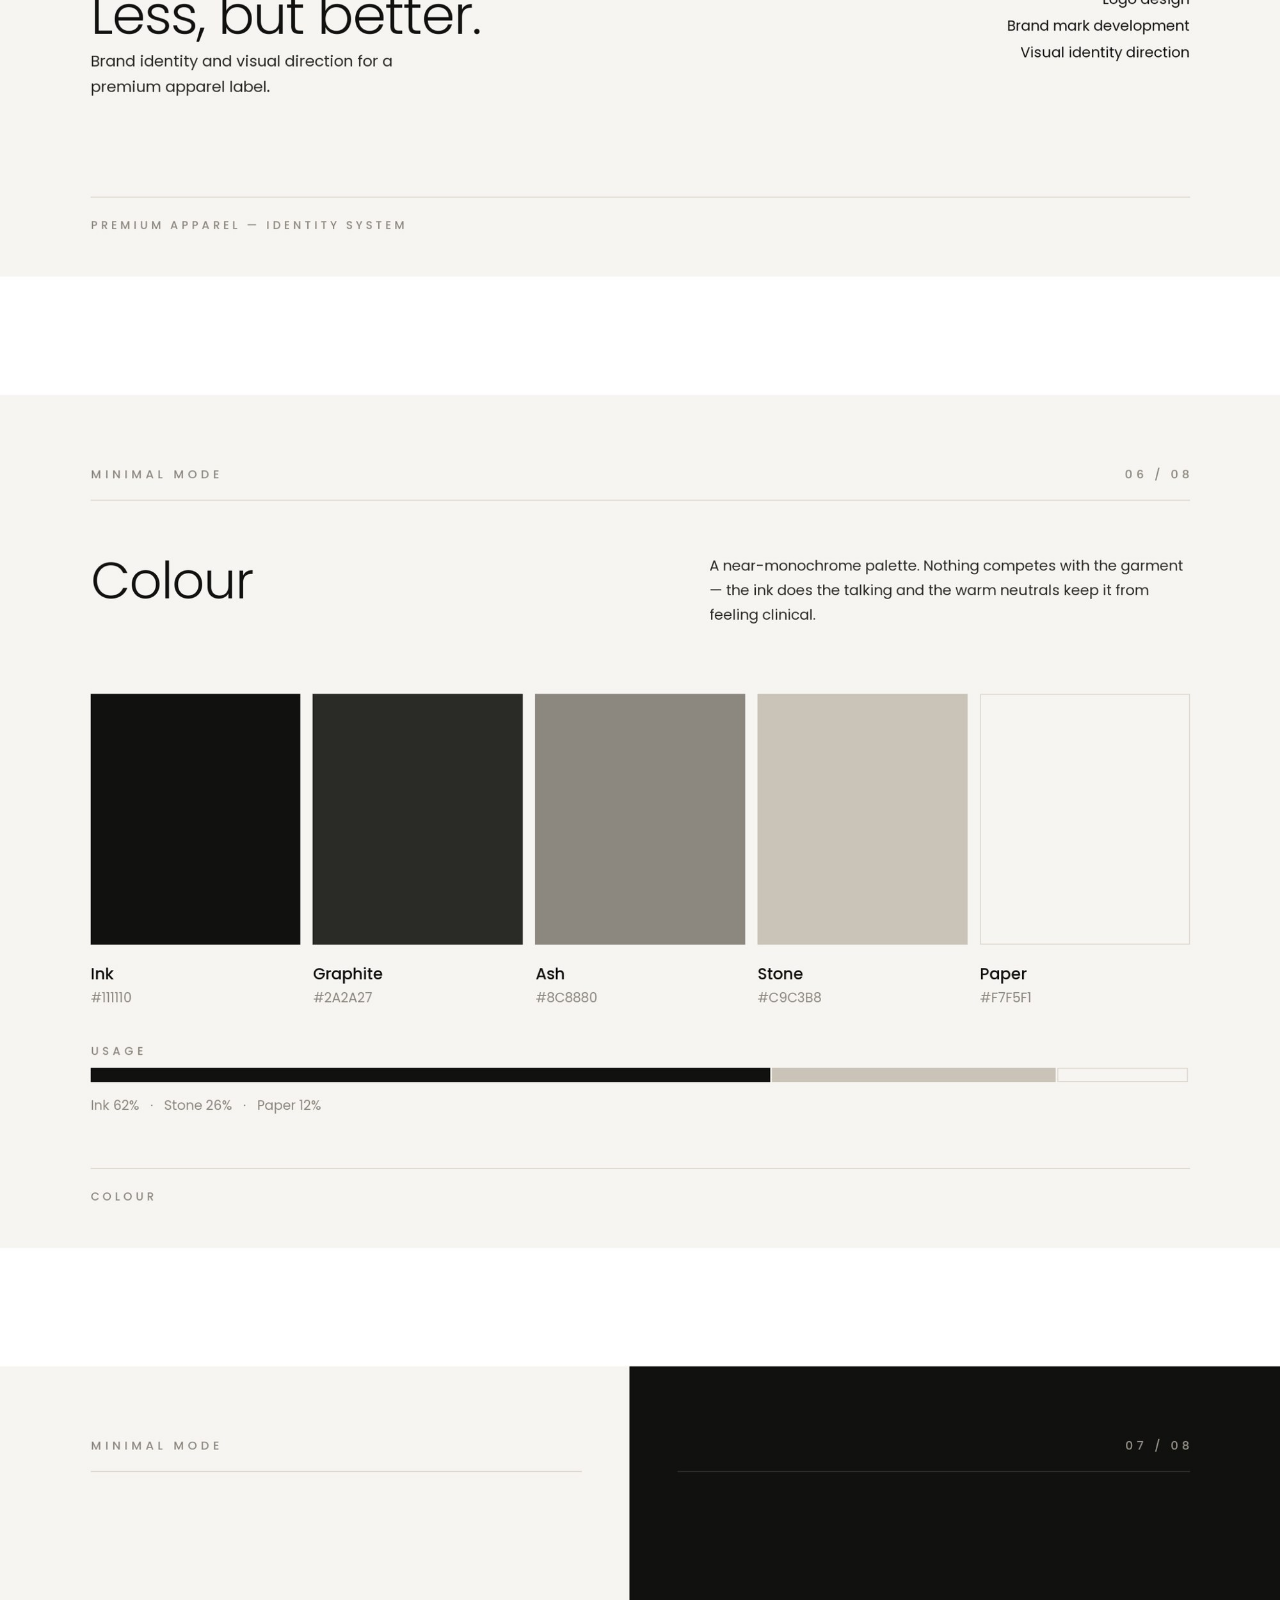
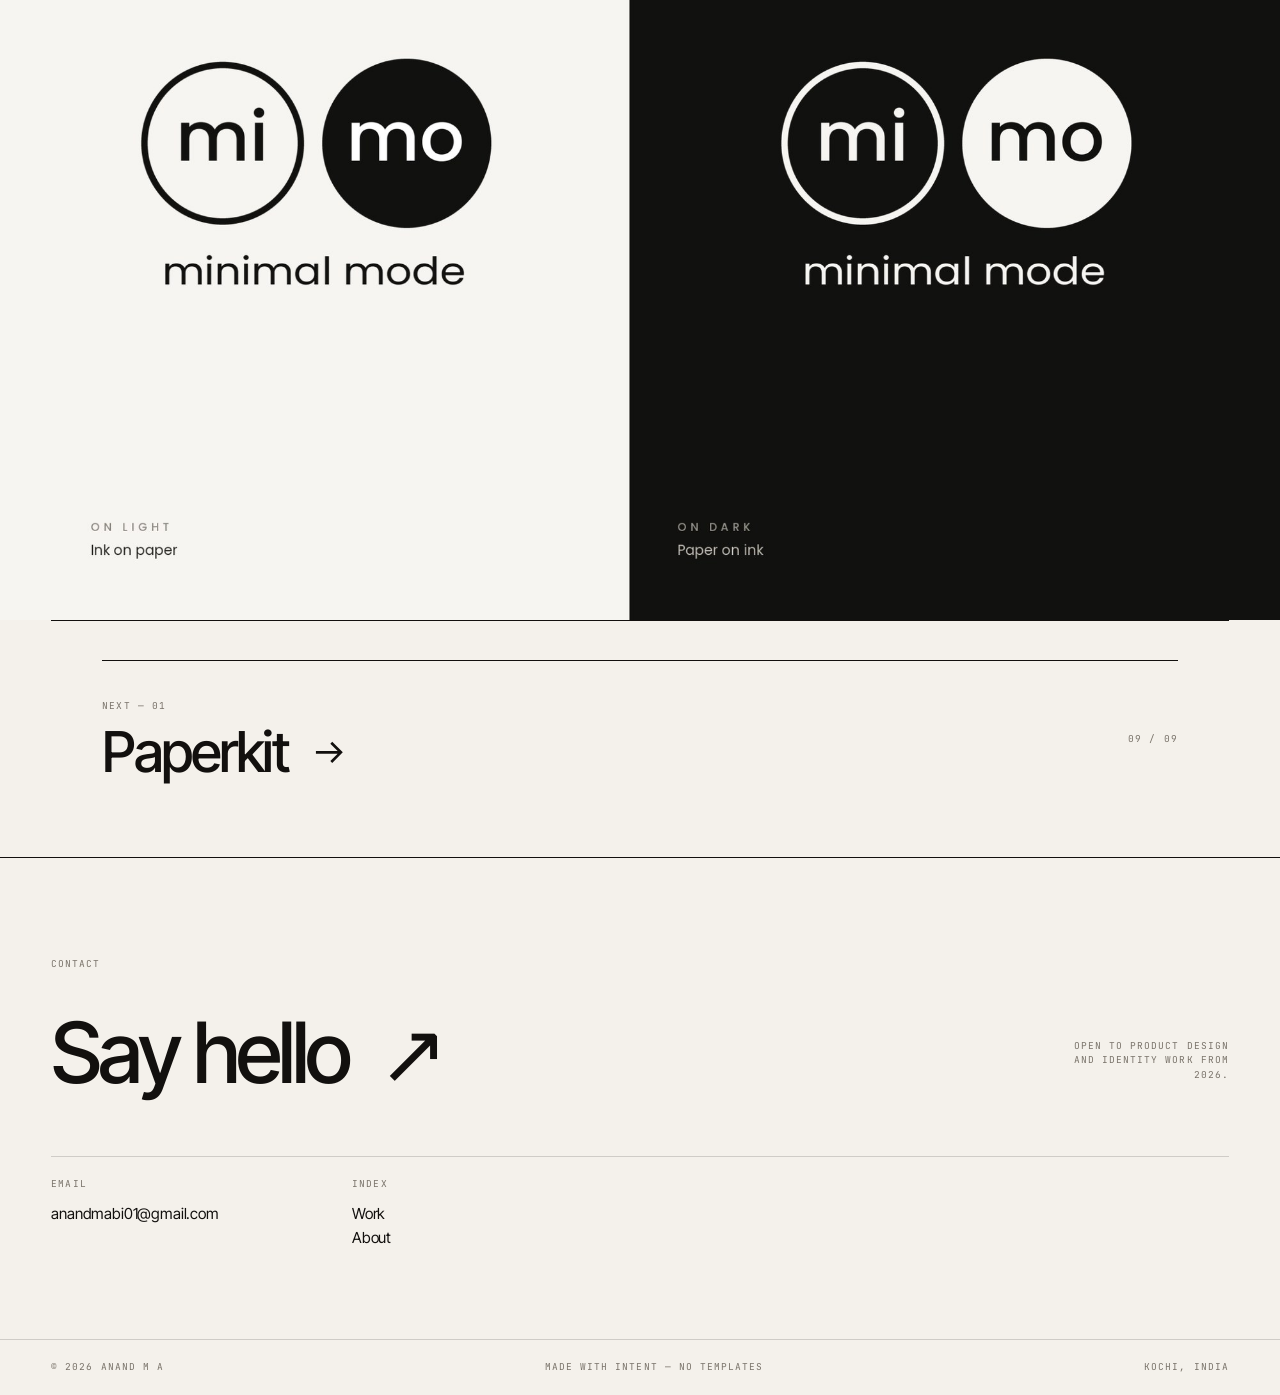
<file: work/minimal-mode.html>
<!DOCTYPE html>
<html lang="en">
<head>
<meta charset="utf-8">
<meta name="viewport" content="width=device-width,initial-scale=1">
<title>Minimal Mode — Anand M A</title>
<meta name="description" content="Less, but better. A quiet identity system for a label that would rather the garment did the talking.">
<meta property="og:title" content="Minimal Mode — Anand M A">
<meta property="og:description" content="Less, but better. A quiet identity system for a label that would rather the garment did the talking.">
<meta property="og:type" content="website">
<link rel="stylesheet" href="../css/styles.css">
</head>
<body data-page="case">
<div class="progress" aria-hidden="true"></div>

<header class="site-head">
  <div class="wrap site-head__in">
    <a class="brand" href="../index.html" aria-label="Anand M A — home">
      <span class="brand__mark"><span>AM</span></span>
      <span>Anand M A</span>
    </a>
    <nav class="nav" aria-label="Primary"><a href="index.html#work">Work</a><a href="index.html#about">About</a><a href="index.html#contact">Contact</a></nav>
    <div class="site-head__right">
      <a class="head-cta" href="mailto:anandmabi01@gmail.com"><i></i>Available for work</a>
    </div>
  </div>
</header>

<main>
  <div class="wrap case-hero">
    <a class="case-back mono" href="../index.html#work"><svg viewBox="0 0 16 16" fill="none" stroke="currentColor" stroke-width="1.4" aria-hidden="true" width="14" height="14"><path d="M15 8H2M7 3 2 8l5 5"/></svg> All projects</a>
    <div class="case-hero__top">
      <p class="mono" style="margin:0">Brand identity · Premium apparel</p>
      <span class="mono">09 / 09</span>
    </div>
    <div class="case-head">
      <h1 class="case-hero__title">Minimal Mode</h1>
      <p class="case-hero__lede">Less, but better. A quiet identity system for a label that would rather the garment did the talking.</p>
    </div>
    <dl class="case-specs"><div><dt>Client</dt><dd>Minimal Mode</dd></div><div><dt>Year</dt><dd>2024</dd></div><div><dt>Role</dt><dd>Identity, art direction</dd></div><div><dt>Output</dt><dd>Mark, lockup, palette</dd></div><div><dt>Scope</dt><dd>Print, apparel, digital</dd></div></dl>
  </div>

  
  <div class="gallery" aria-label="Project images">
        <img src="../img/minimal-mode/01.jpg" width="2000" height="1617" alt="" loading="eager" decoding="async">
<img src="../img/minimal-mode/02.jpg" width="2000" height="492" alt="" loading="lazy" decoding="async">
<img src="../img/minimal-mode/03.jpg" width="2000" height="1038" alt="" loading="lazy" decoding="async">
<img src="../img/minimal-mode/04.jpg" width="2000" height="1700" alt="" loading="lazy" decoding="async">
<img src="../img/minimal-mode/05.jpg" width="2000" height="1300" alt="" loading="lazy" decoding="async">
<img src="../img/minimal-mode/06.jpg" width="2000" height="1742" alt="" loading="lazy" decoding="async">
<img src="../img/minimal-mode/07.jpg" width="2000" height="978" alt="" loading="lazy" decoding="async">
<img src="../img/minimal-mode/08.jpg" width="2000" height="1464" alt="" loading="lazy" decoding="async">
  </div>

  <div class="wrap">
    <div class="case-more">
  <div class="wrap">
    <div class="case-more">
      <div>
        <p class="mono" style="margin:0 0 10px">Next — 01</p>
        <a class="case-more__link" href="paperkit.html">Paperkit <svg viewBox="0 0 16 16" fill="none" stroke="currentColor" stroke-width="1.4" aria-hidden="true"><path d="M1 8h13M9 3l5 5-5 5"/></svg></a>
      </div>
      <span class="mono">09 / 09</span>
    </div>
  </div>
</main>


<section class="contact" id="contact">
  <div class="wrap">
    <div class="contact__top">
      <div>
        <p class="mono">Contact</p>
        <a class="contact__mail" href="mailto:anandmabi01@gmail.com">Say hello &nbsp;↗</a>
      </div>
      <p class="mono" style="max-width:26ch;text-align:right">Open to product design and identity work from 2026.</p>
    </div>
    <div class="contact__grid">
      <div class="contact__col"><h4>Email</h4><a href="mailto:anandmabi01@gmail.com">anandmabi01@gmail.com</a></div>
      <div class="contact__col"><h4>Index</h4><a href="../index.html#work">Work</a><br><a href="../index.html#about">About</a></div>
    </div>
  </div>
</section>


<footer class="site-foot wrap">
  <span class="mono">© <span data-year>2026</span> Anand M A</span>
  <span class="mono">Made with intent — no templates</span>
  <span class="mono">Kochi, India</span>
</footer>

<script src="../js/site.js" defer></script>
</body>
</html>
</file>
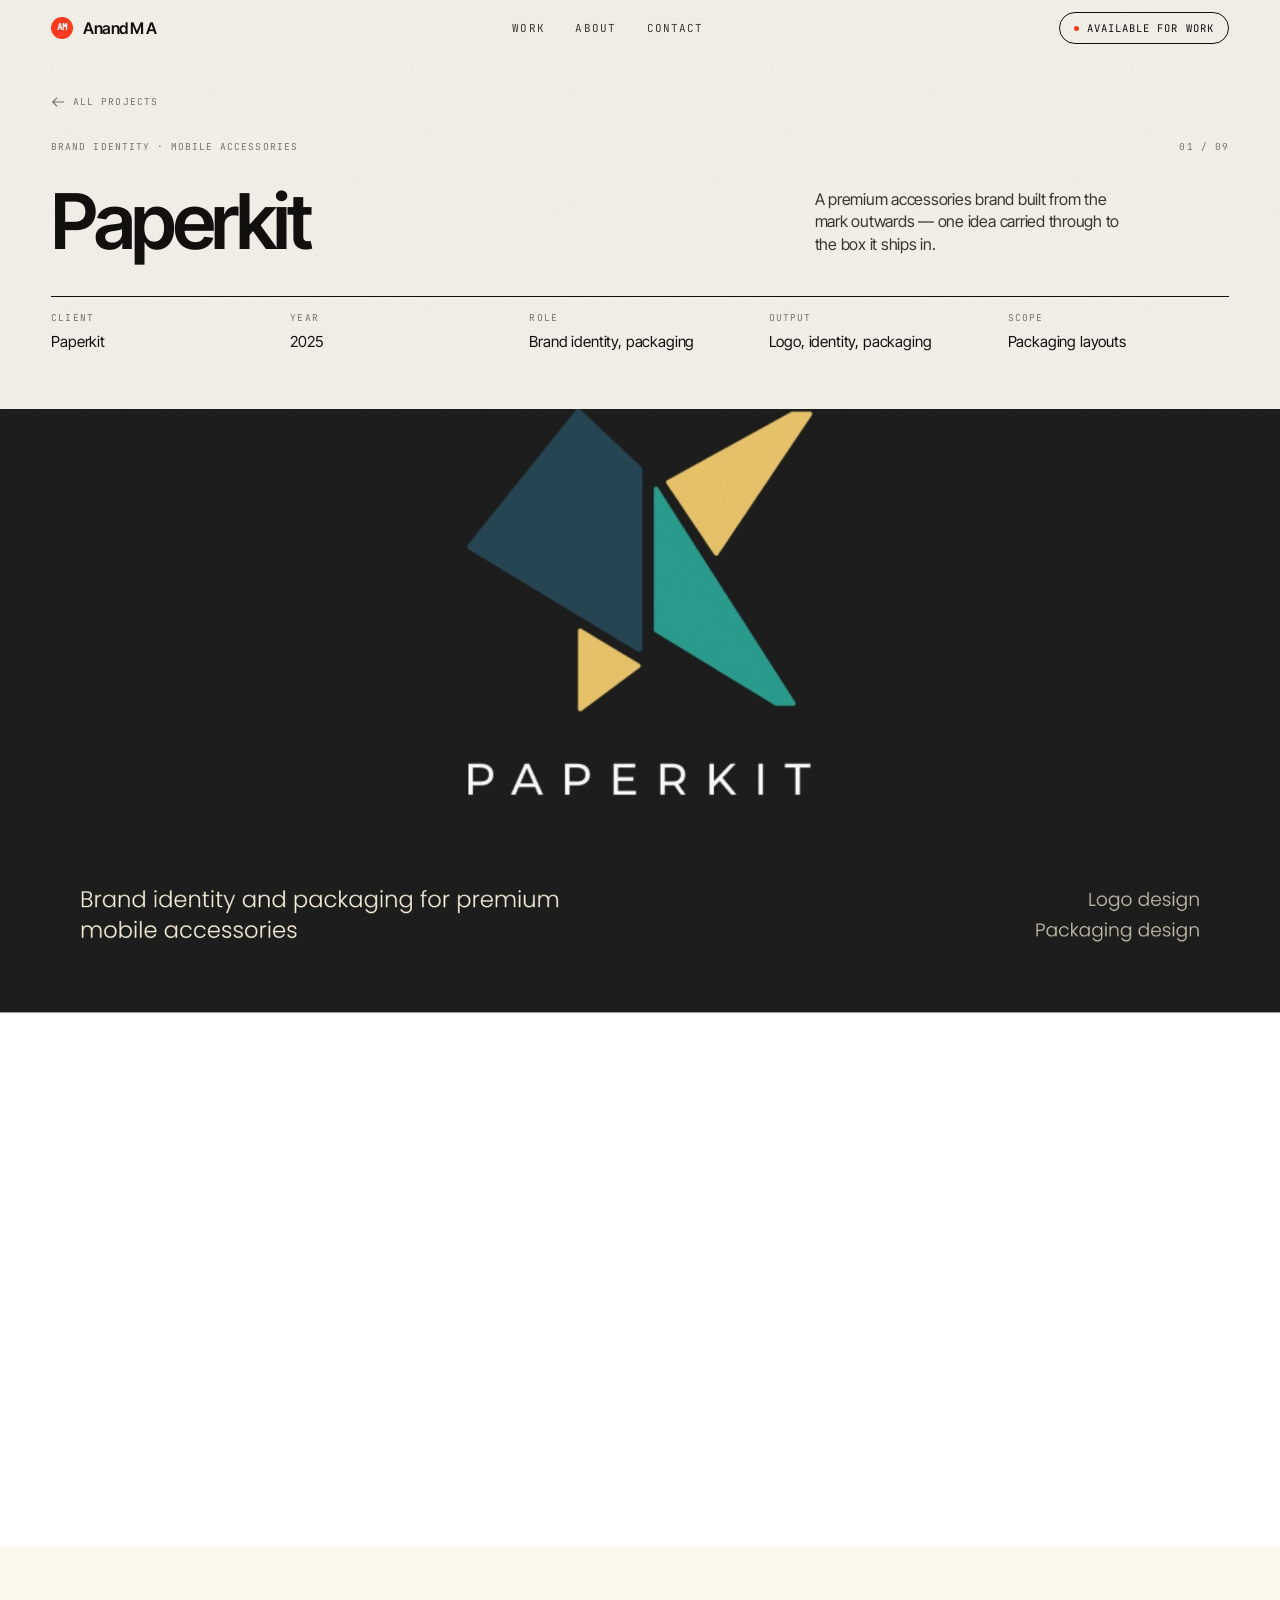
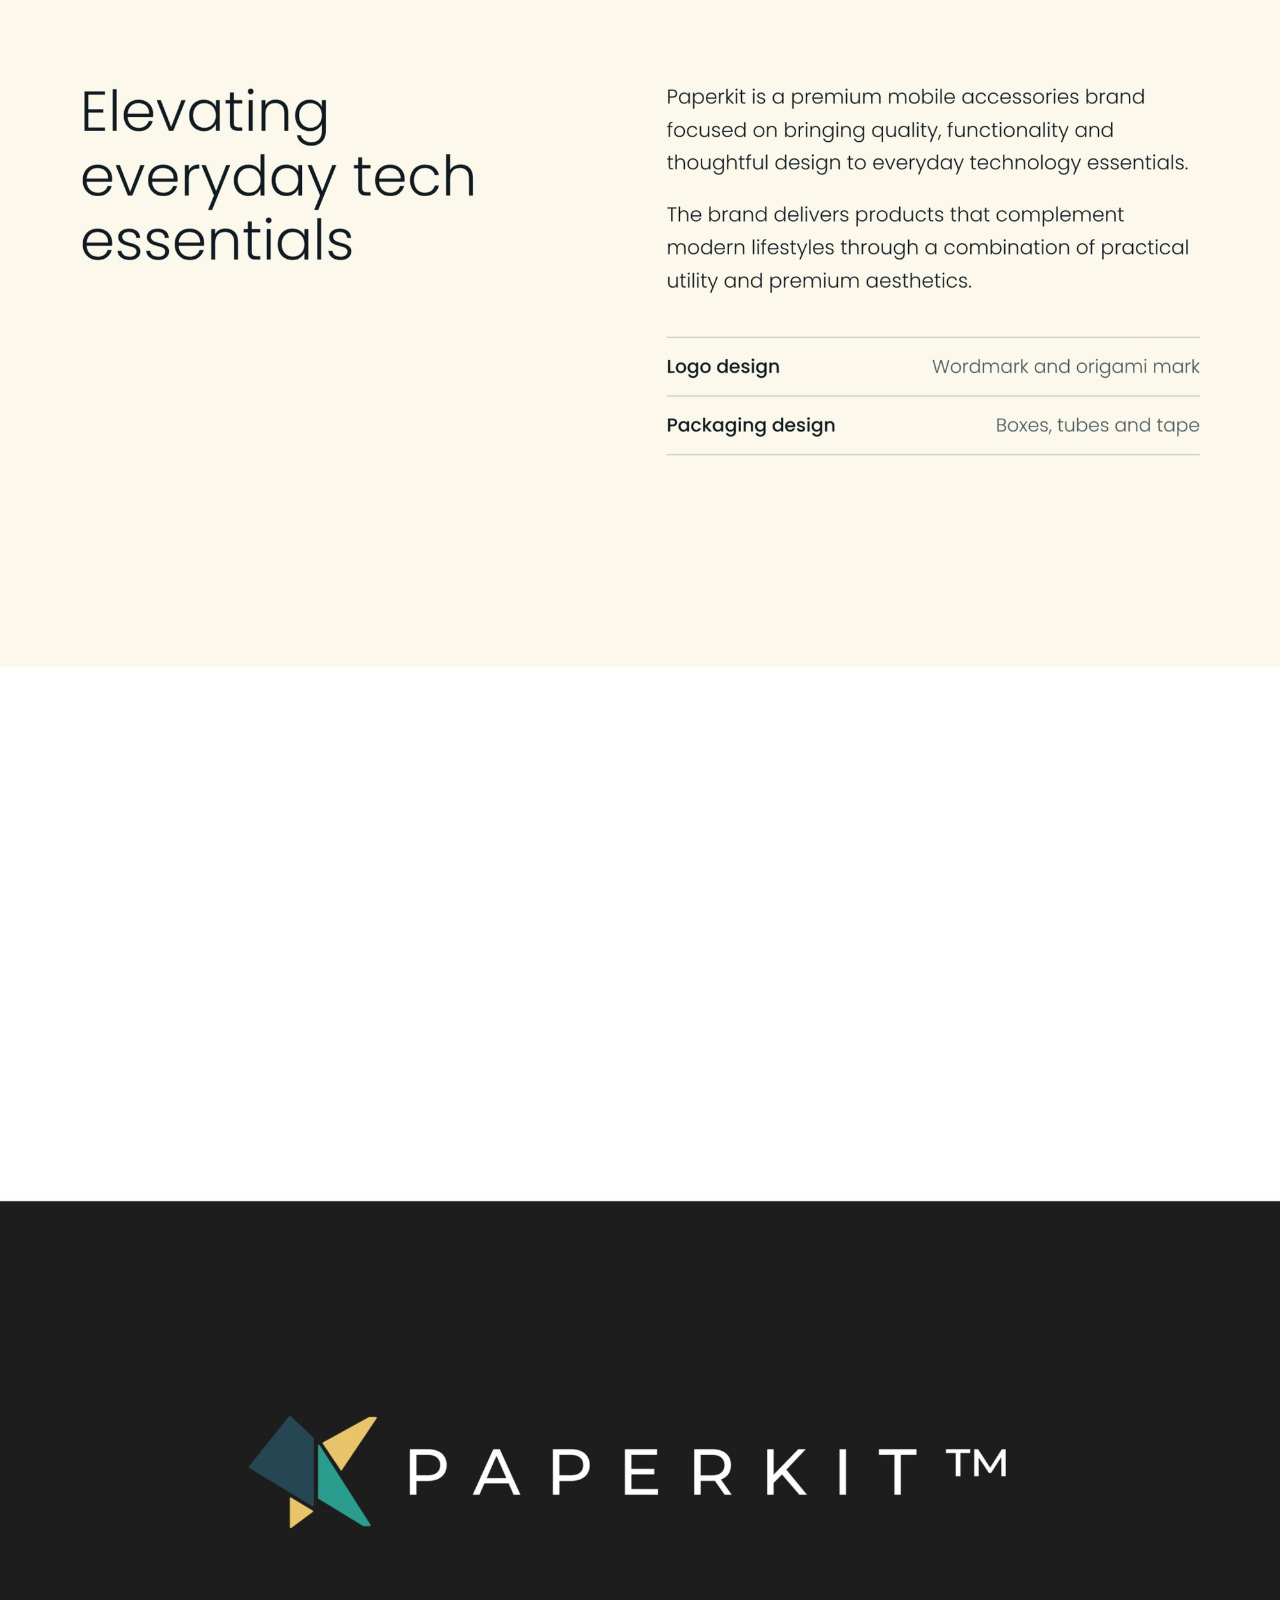
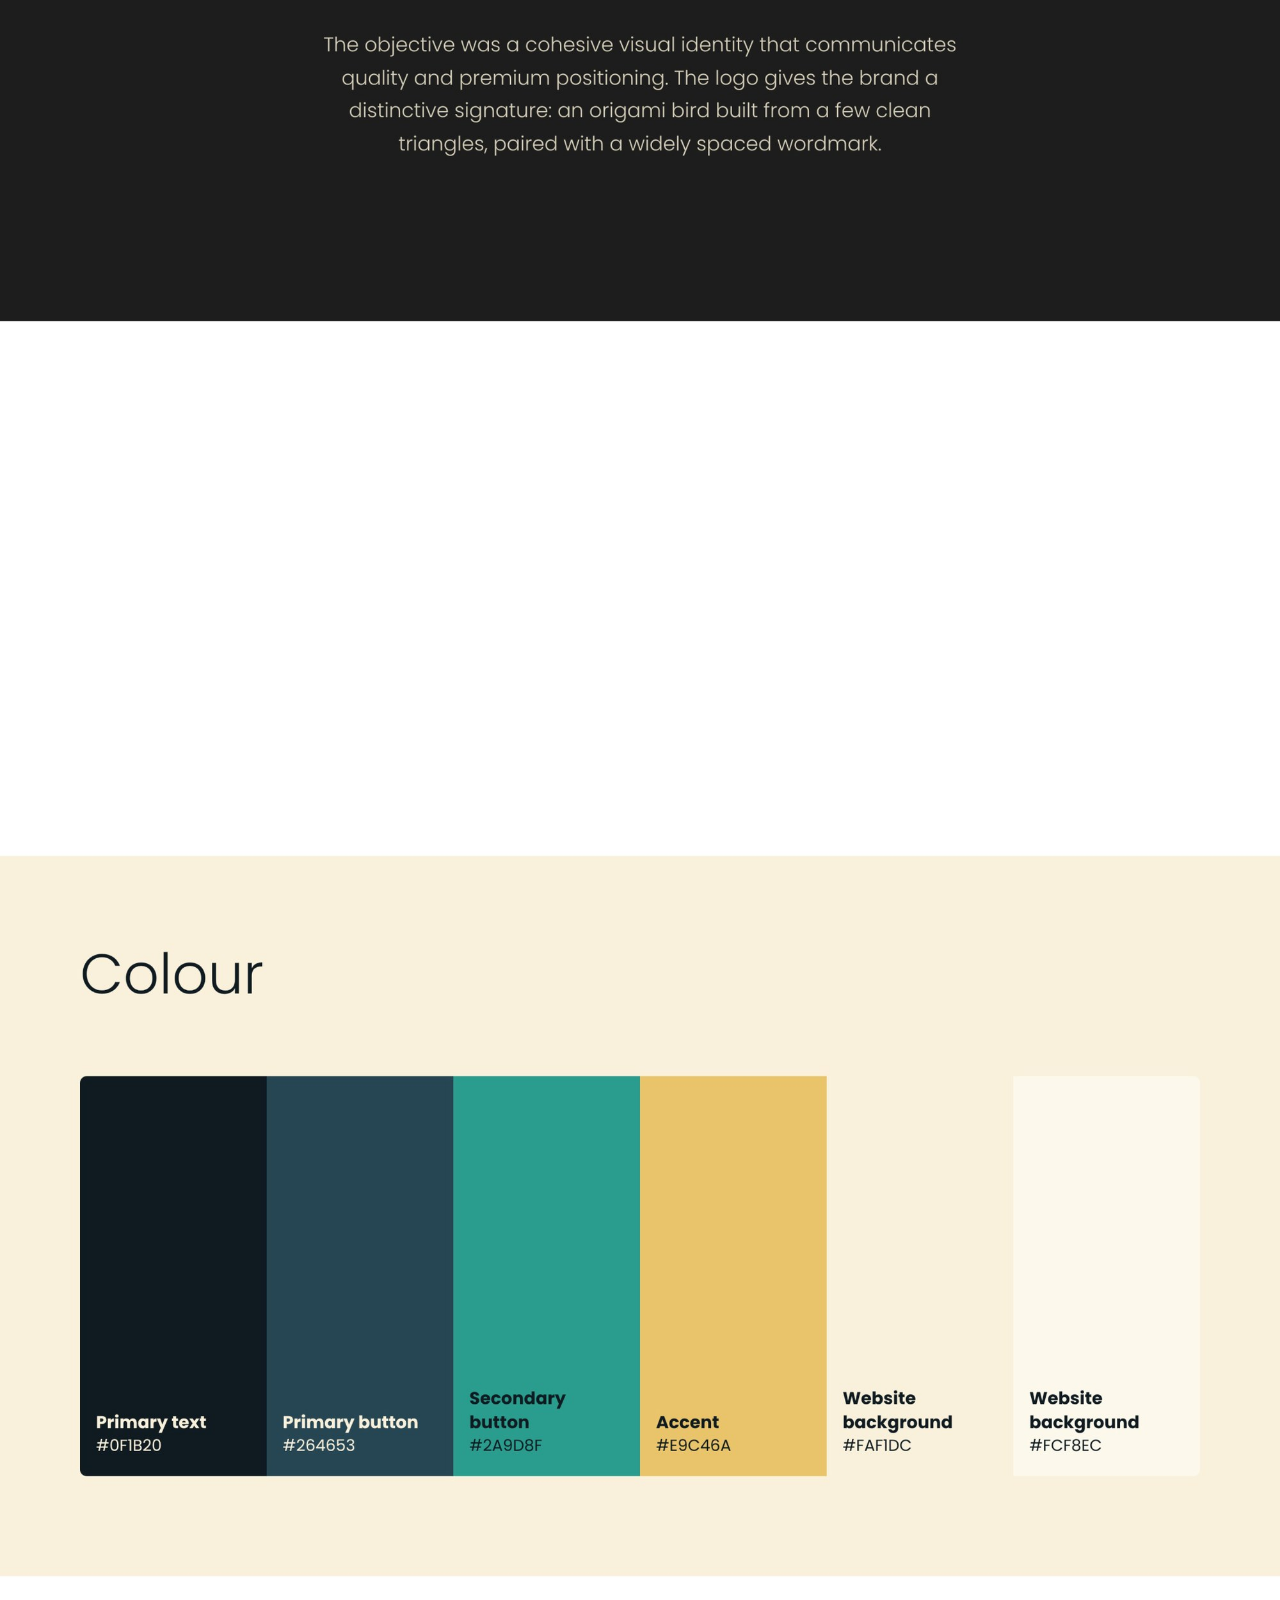
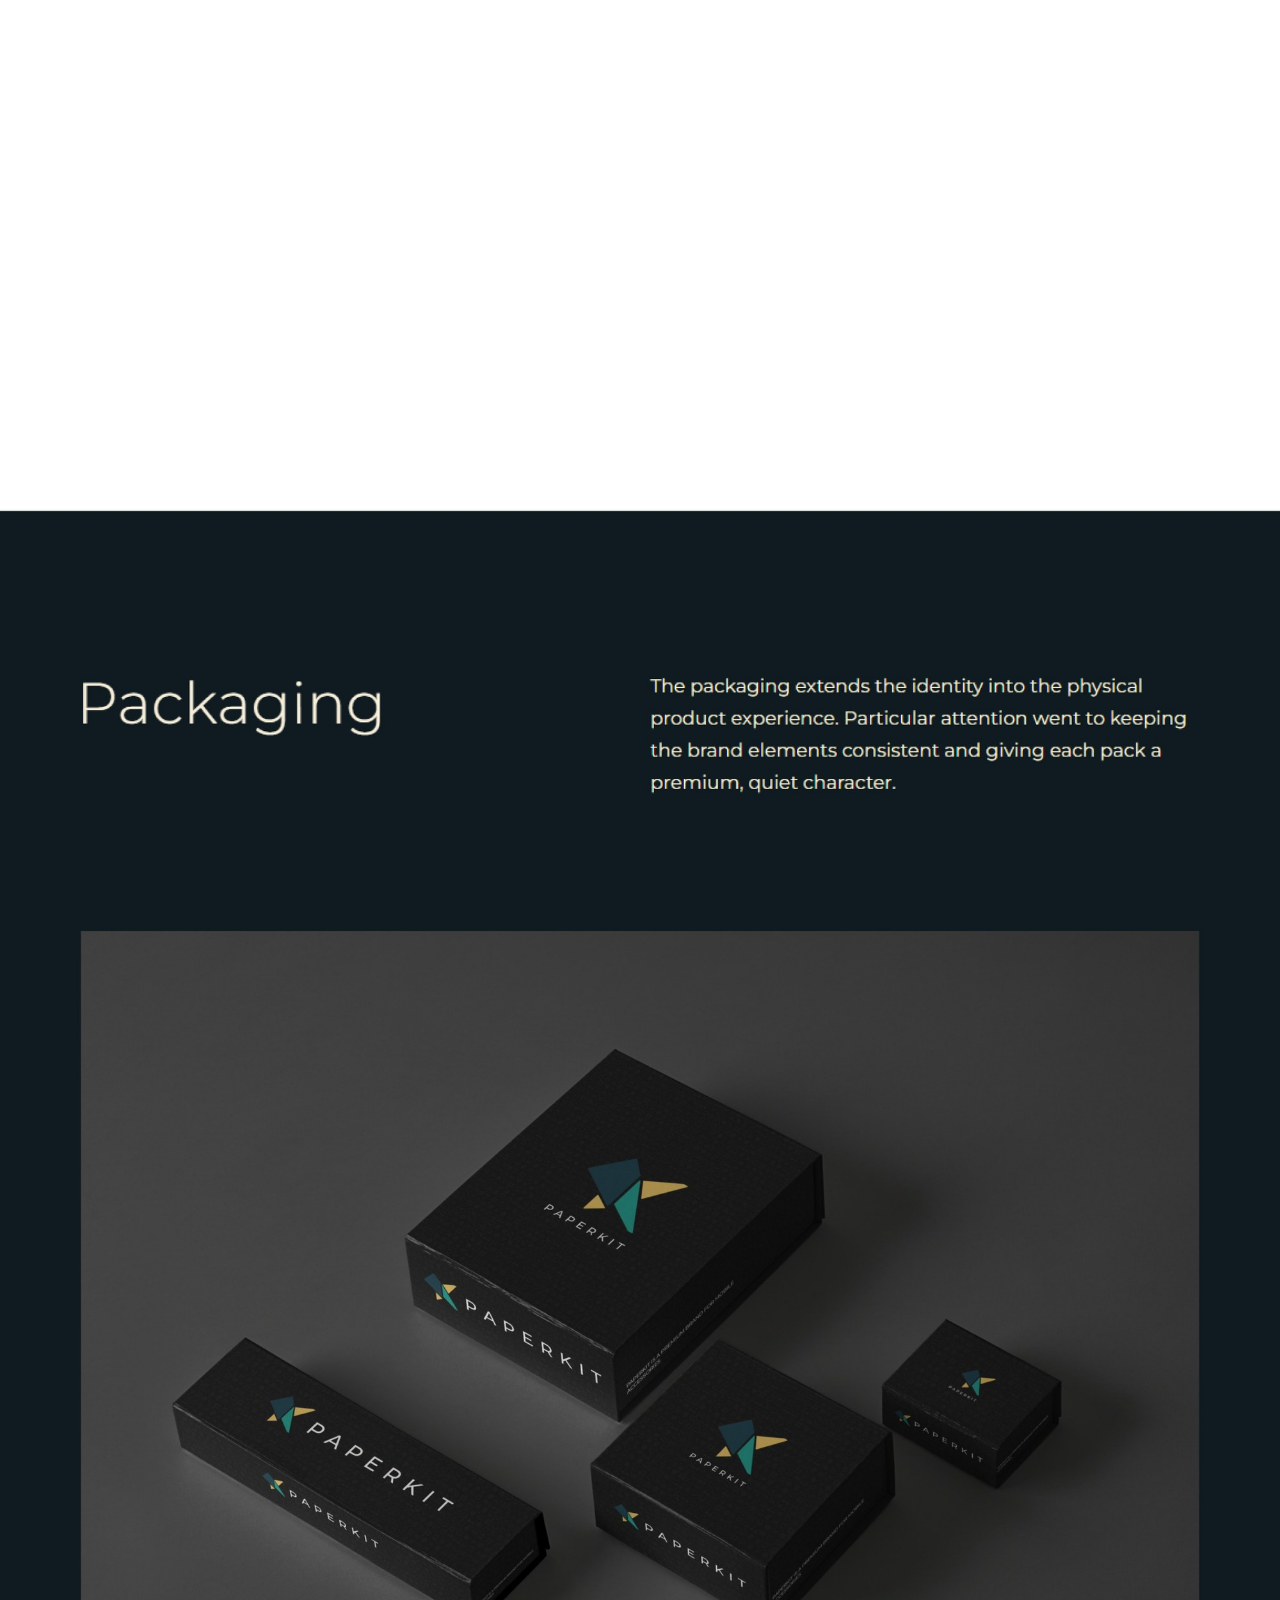
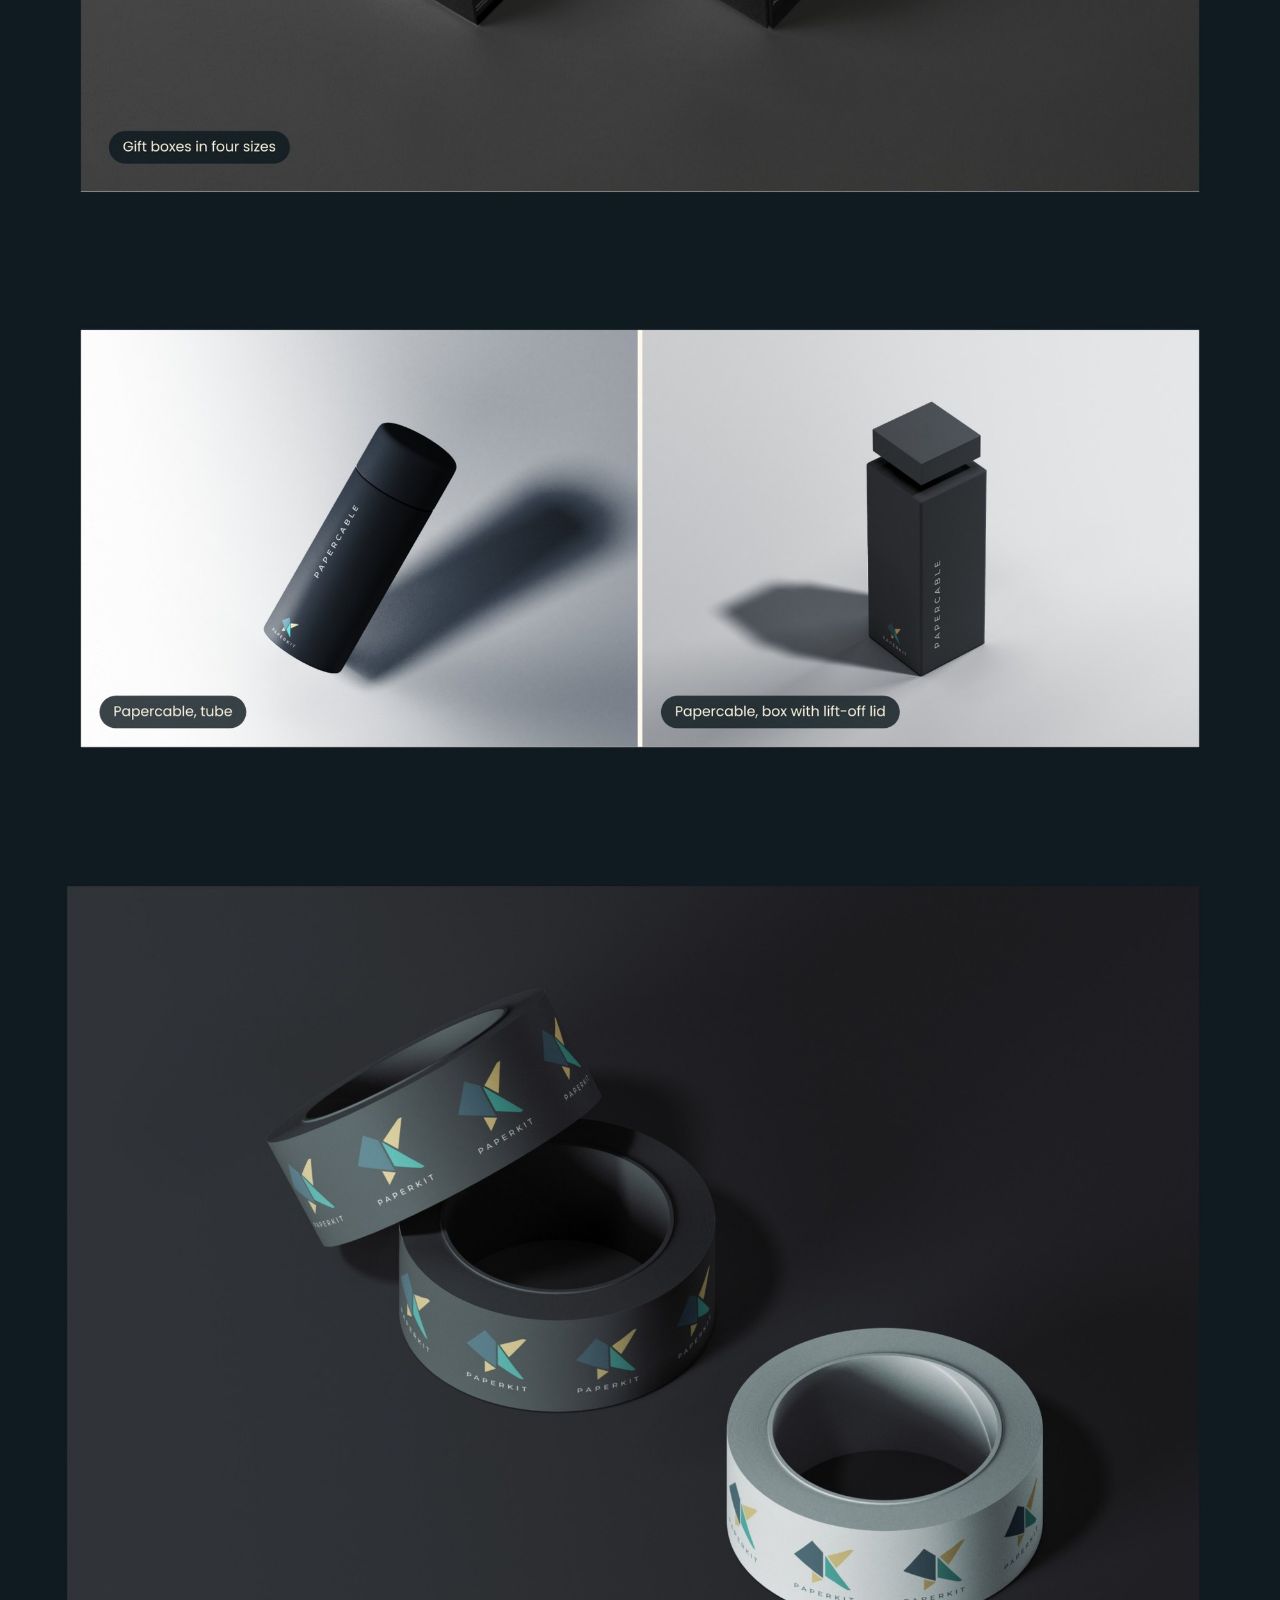
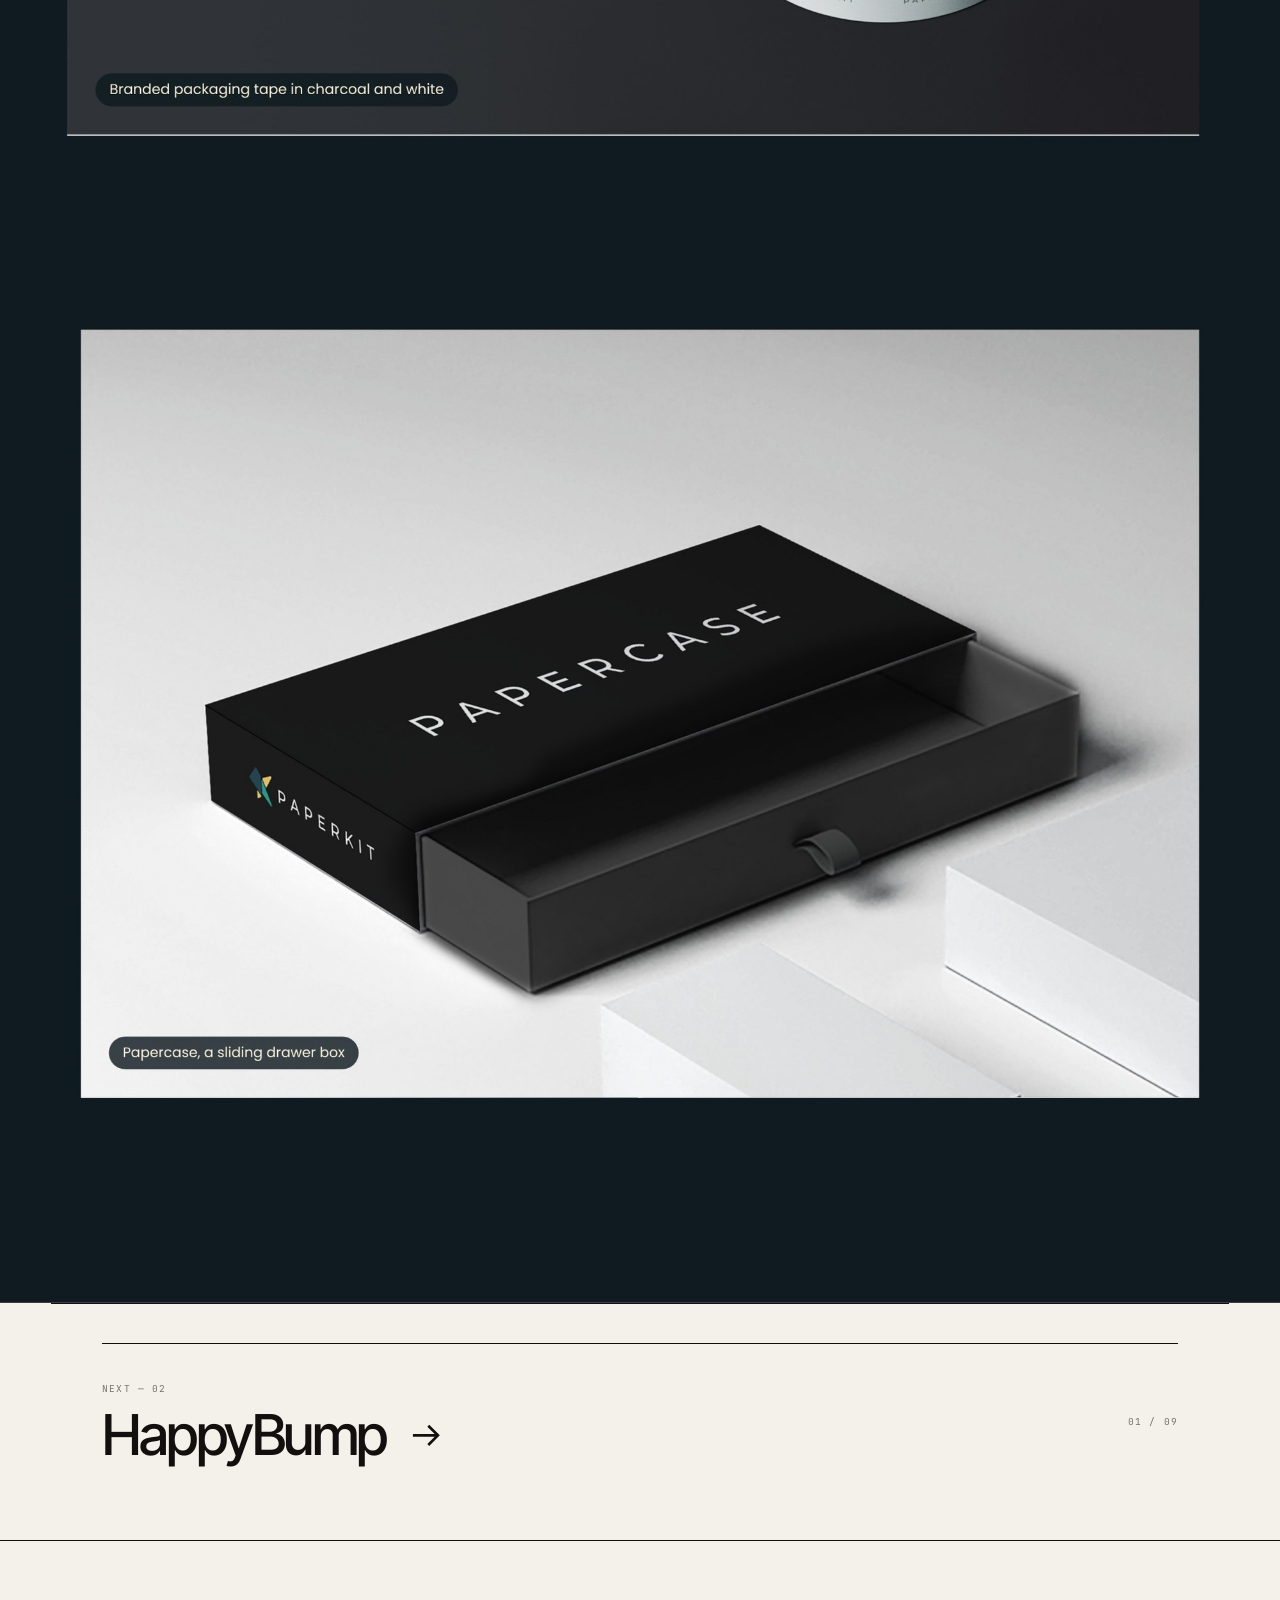
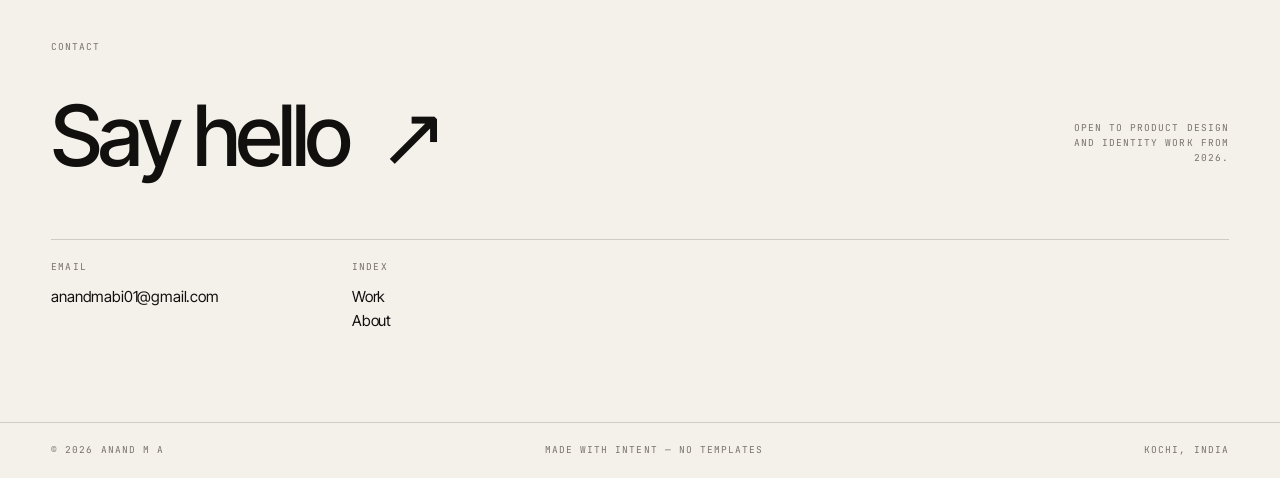
<file: work/paperkit.html>
<!DOCTYPE html>
<html lang="en">
<head>
<meta charset="utf-8">
<meta name="viewport" content="width=device-width,initial-scale=1">
<title>Paperkit — Anand M A</title>
<meta name="description" content="A premium accessories brand built from the mark outwards — one idea carried through to the box it ships in.">
<meta property="og:title" content="Paperkit — Anand M A">
<meta property="og:description" content="A premium accessories brand built from the mark outwards — one idea carried through to the box it ships in.">
<meta property="og:type" content="website">
<link rel="stylesheet" href="../css/styles.css">
</head>
<body data-page="case">
<div class="progress" aria-hidden="true"></div>

<header class="site-head">
  <div class="wrap site-head__in">
    <a class="brand" href="../index.html" aria-label="Anand M A — home">
      <span class="brand__mark"><span>AM</span></span>
      <span>Anand M A</span>
    </a>
    <nav class="nav" aria-label="Primary"><a href="index.html#work">Work</a><a href="index.html#about">About</a><a href="index.html#contact">Contact</a></nav>
    <div class="site-head__right">
      <a class="head-cta" href="mailto:anandmabi01@gmail.com"><i></i>Available for work</a>
    </div>
  </div>
</header>

<main>
  <div class="wrap case-hero">
    <a class="case-back mono" href="../index.html#work"><svg viewBox="0 0 16 16" fill="none" stroke="currentColor" stroke-width="1.4" aria-hidden="true" width="14" height="14"><path d="M15 8H2M7 3 2 8l5 5"/></svg> All projects</a>
    <div class="case-hero__top">
      <p class="mono" style="margin:0">Brand identity · Mobile accessories</p>
      <span class="mono">01 / 09</span>
    </div>
    <div class="case-head">
      <h1 class="case-hero__title">Paperkit</h1>
      <p class="case-hero__lede">A premium accessories brand built from the mark outwards — one idea carried through to the box it ships in.</p>
    </div>
    <dl class="case-specs"><div><dt>Client</dt><dd>Paperkit</dd></div><div><dt>Year</dt><dd>2025</dd></div><div><dt>Role</dt><dd>Brand identity, packaging</dd></div><div><dt>Output</dt><dd>Logo, identity, packaging</dd></div><div><dt>Scope</dt><dd>Packaging layouts</dd></div></dl>
  </div>

  
  <div class="gallery" aria-label="Project images">
        <img src="../img/paperkit/01.jpg" width="2000" height="678" alt="" loading="eager" decoding="async">
<img src="../img/paperkit/02.jpg" width="2000" height="738" alt="" loading="lazy" decoding="async">
<img src="../img/paperkit/03.jpg" width="2000" height="1907" alt="" loading="lazy" decoding="async">
<img src="../img/paperkit/04.jpg" width="2000" height="1011" alt="" loading="lazy" decoding="async">
<img src="../img/paperkit/05.jpg" width="2000" height="894" alt="" loading="lazy" decoding="async">
<img src="../img/paperkit/06.jpg" width="2000" height="751" alt="" loading="lazy" decoding="async">
<img src="../img/paperkit/07.jpg" width="2000" height="1315" alt="" loading="lazy" decoding="async">
<img src="../img/paperkit/08.jpg" width="2000" height="914" alt="" loading="lazy" decoding="async">
<img src="../img/paperkit/09.jpg" width="2000" height="1558" alt="" loading="lazy" decoding="async">
<img src="../img/paperkit/10.jpg" width="2000" height="874" alt="" loading="lazy" decoding="async">
<img src="../img/paperkit/11.jpg" width="2000" height="1586" alt="" loading="lazy" decoding="async">
<img src="../img/paperkit/12.jpg" width="2000" height="1672" alt="" loading="lazy" decoding="async">
  </div>

  <div class="wrap">
    <div class="case-more">
  <div class="wrap">
    <div class="case-more">
      <div>
        <p class="mono" style="margin:0 0 10px">Next — 02</p>
        <a class="case-more__link" href="happybump.html">HappyBump <svg viewBox="0 0 16 16" fill="none" stroke="currentColor" stroke-width="1.4" aria-hidden="true"><path d="M1 8h13M9 3l5 5-5 5"/></svg></a>
      </div>
      <span class="mono">01 / 09</span>
    </div>
  </div>
</main>


<section class="contact" id="contact">
  <div class="wrap">
    <div class="contact__top">
      <div>
        <p class="mono">Contact</p>
        <a class="contact__mail" href="mailto:anandmabi01@gmail.com">Say hello &nbsp;↗</a>
      </div>
      <p class="mono" style="max-width:26ch;text-align:right">Open to product design and identity work from 2026.</p>
    </div>
    <div class="contact__grid">
      <div class="contact__col"><h4>Email</h4><a href="mailto:anandmabi01@gmail.com">anandmabi01@gmail.com</a></div>
      <div class="contact__col"><h4>Index</h4><a href="../index.html#work">Work</a><br><a href="../index.html#about">About</a></div>
    </div>
  </div>
</section>


<footer class="site-foot wrap">
  <span class="mono">© <span data-year>2026</span> Anand M A</span>
  <span class="mono">Made with intent — no templates</span>
  <span class="mono">Kochi, India</span>
</footer>

<script src="../js/site.js" defer></script>
</body>
</html>
</file>
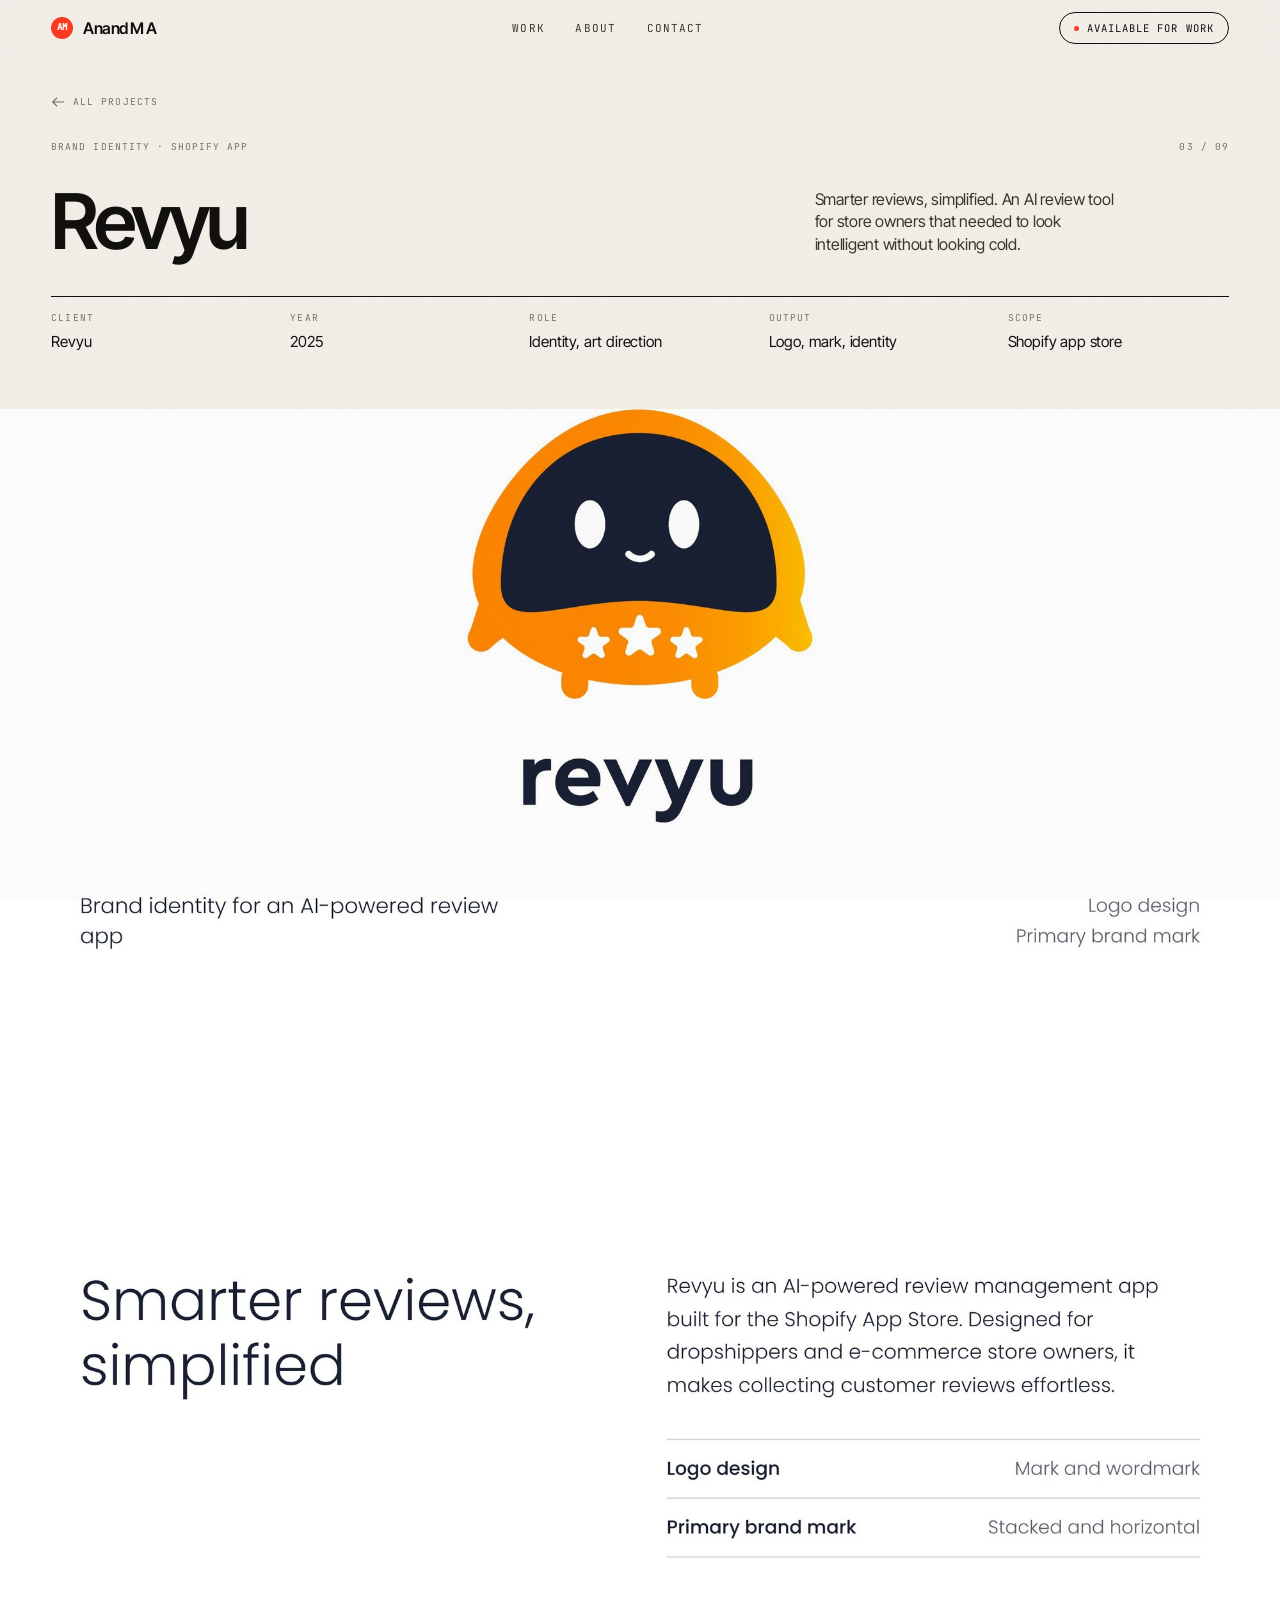
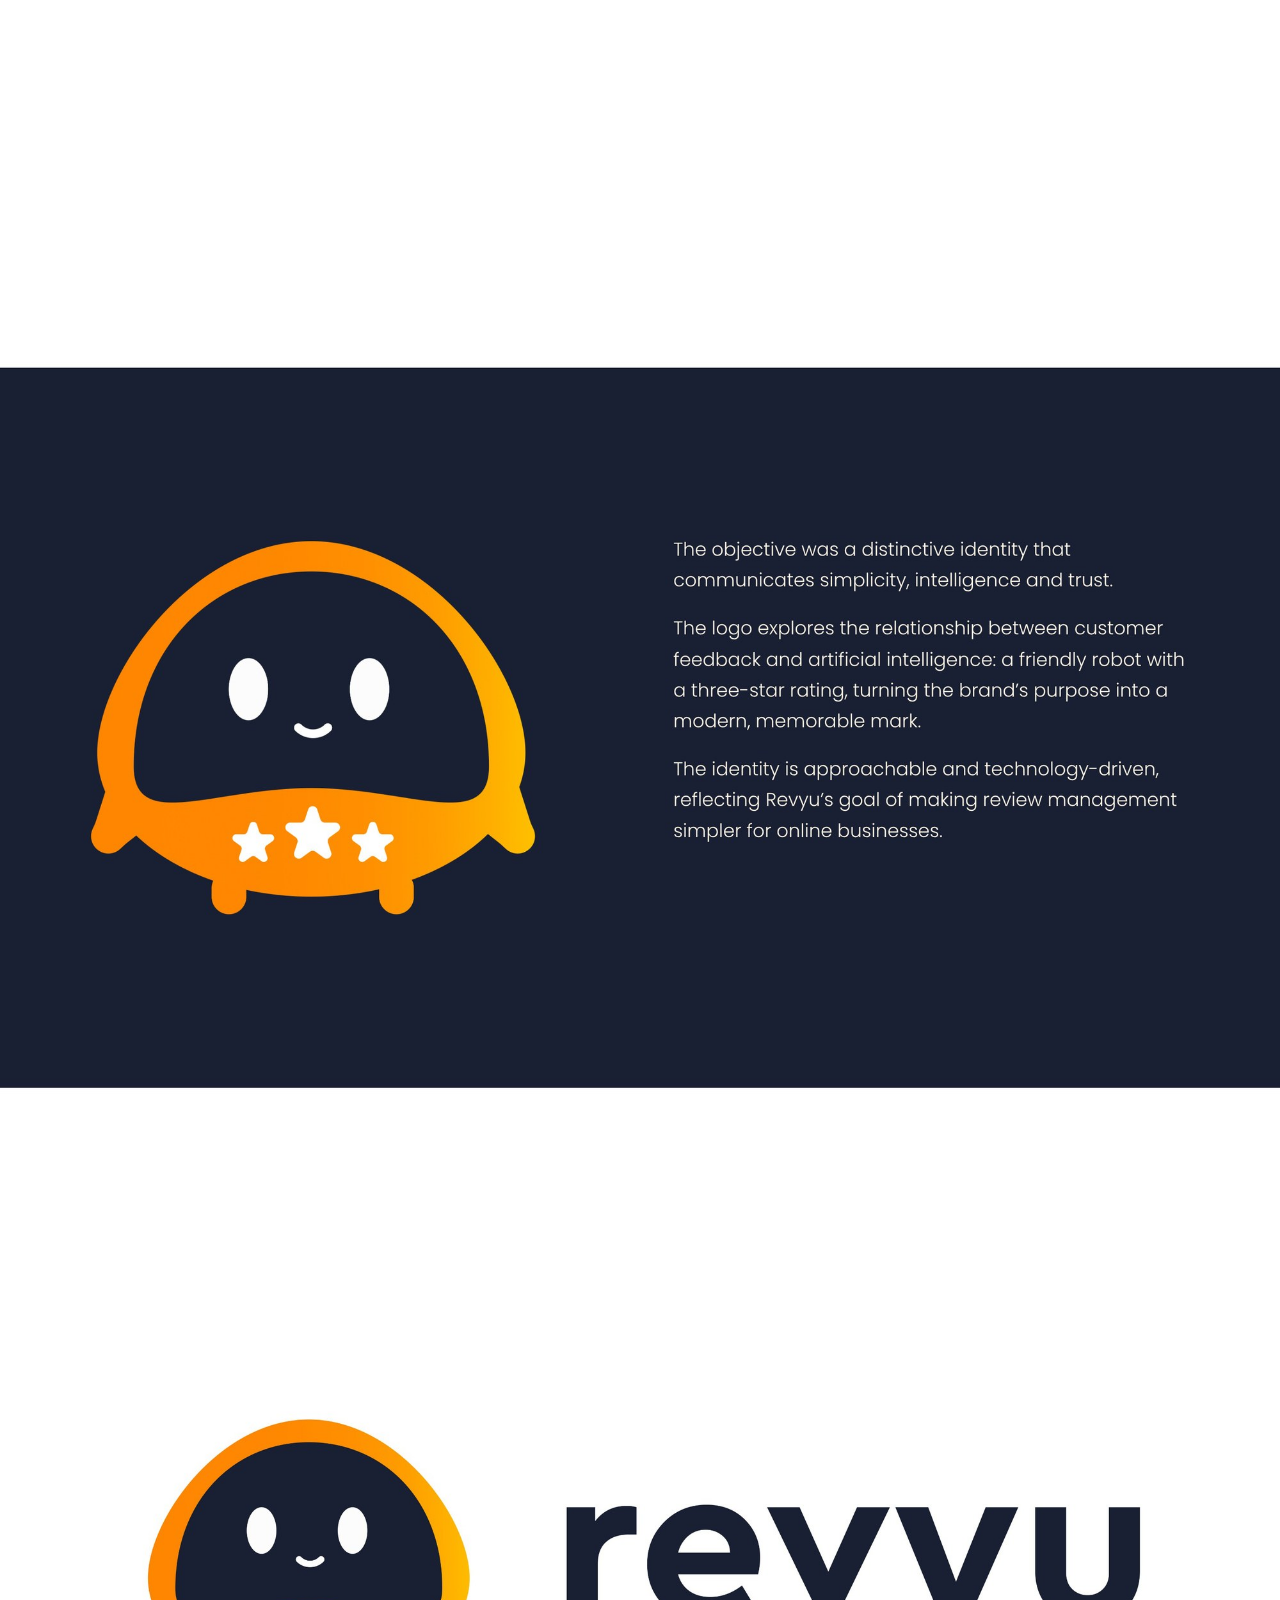
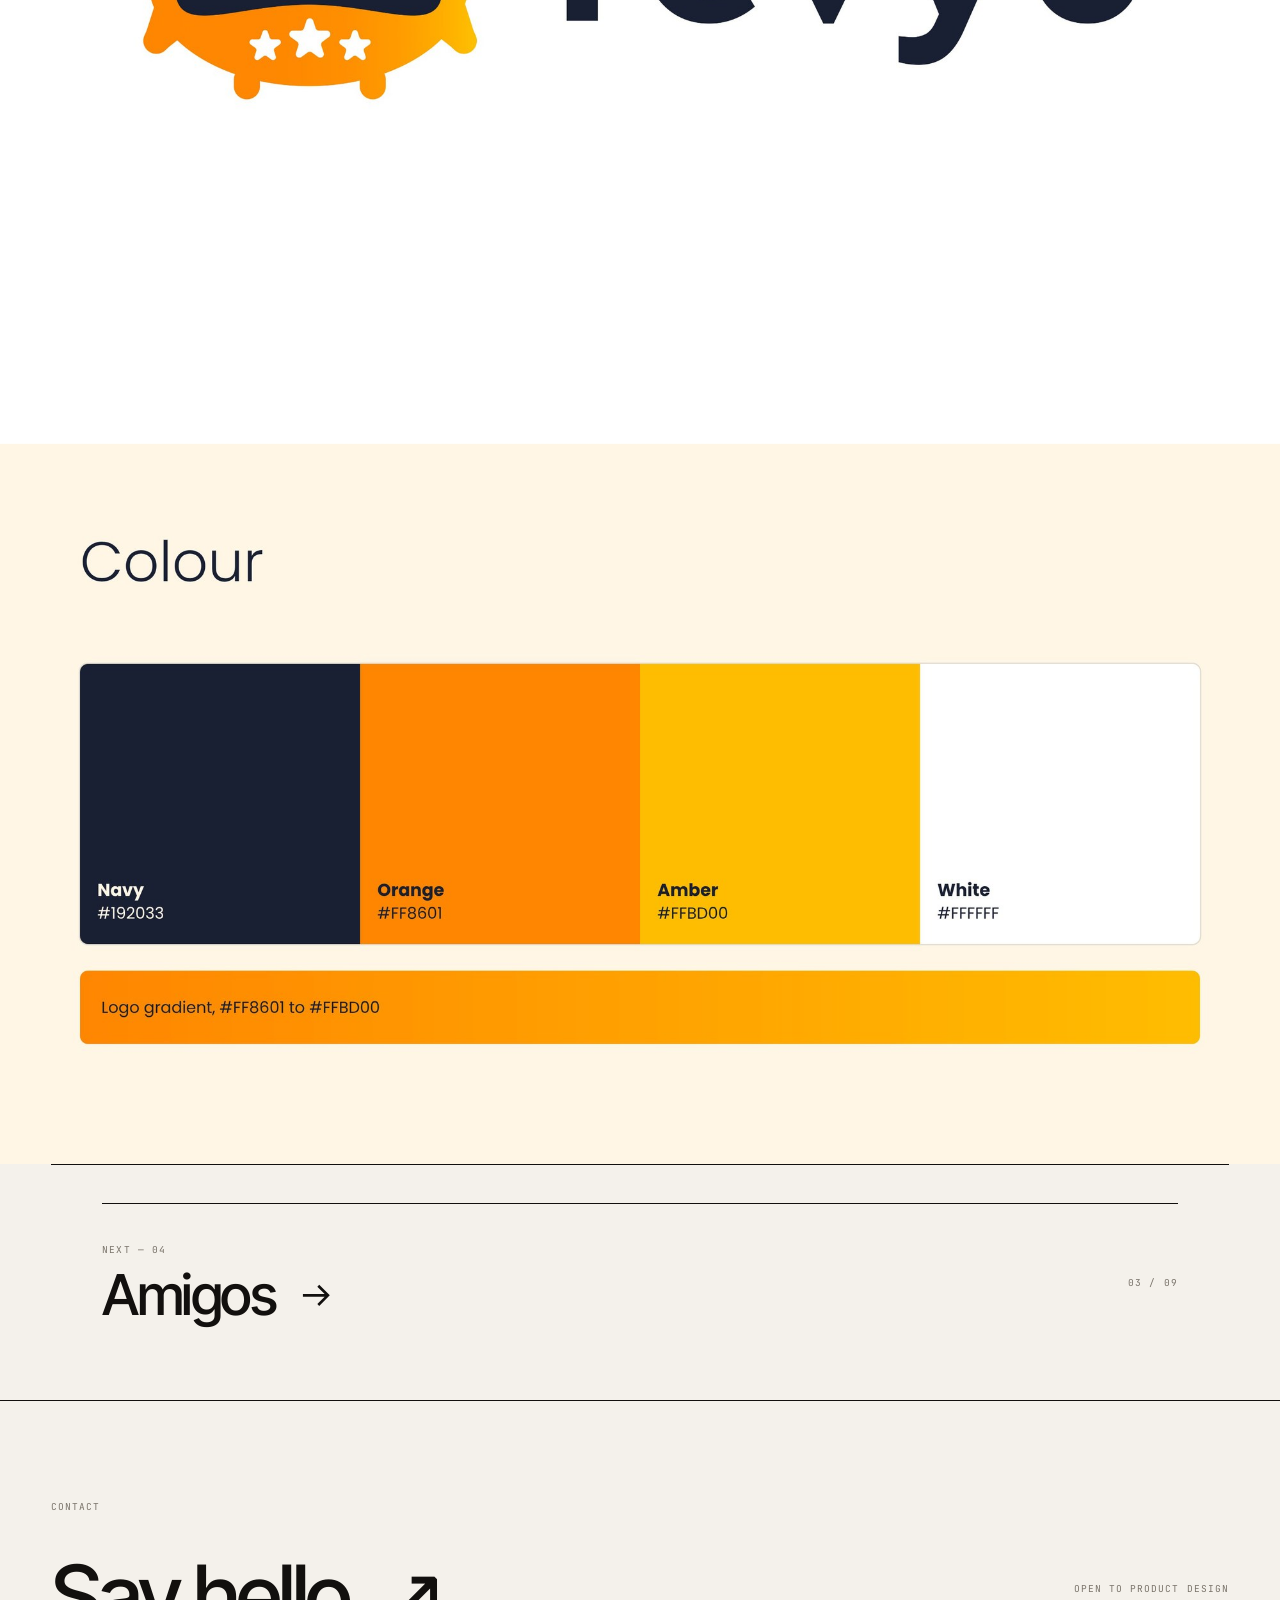
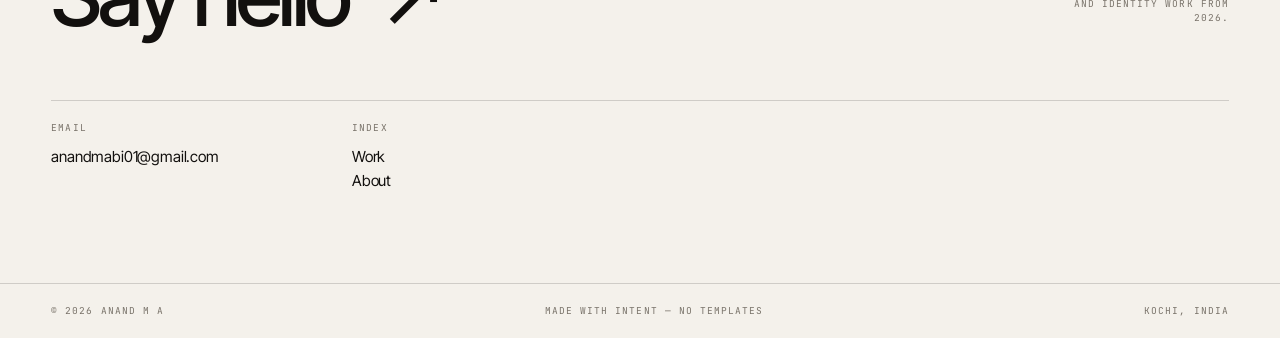
<file: work/revyu.html>
<!DOCTYPE html>
<html lang="en">
<head>
<meta charset="utf-8">
<meta name="viewport" content="width=device-width,initial-scale=1">
<title>Revyu — Anand M A</title>
<meta name="description" content="Smarter reviews, simplified. An AI review tool for store owners that needed to look intelligent without looking cold.">
<meta property="og:title" content="Revyu — Anand M A">
<meta property="og:description" content="Smarter reviews, simplified. An AI review tool for store owners that needed to look intelligent without looking cold.">
<meta property="og:type" content="website">
<link rel="stylesheet" href="../css/styles.css">
</head>
<body data-page="case">
<div class="progress" aria-hidden="true"></div>

<header class="site-head">
  <div class="wrap site-head__in">
    <a class="brand" href="../index.html" aria-label="Anand M A — home">
      <span class="brand__mark"><span>AM</span></span>
      <span>Anand M A</span>
    </a>
    <nav class="nav" aria-label="Primary"><a href="index.html#work">Work</a><a href="index.html#about">About</a><a href="index.html#contact">Contact</a></nav>
    <div class="site-head__right">
      <a class="head-cta" href="mailto:anandmabi01@gmail.com"><i></i>Available for work</a>
    </div>
  </div>
</header>

<main>
  <div class="wrap case-hero">
    <a class="case-back mono" href="../index.html#work"><svg viewBox="0 0 16 16" fill="none" stroke="currentColor" stroke-width="1.4" aria-hidden="true" width="14" height="14"><path d="M15 8H2M7 3 2 8l5 5"/></svg> All projects</a>
    <div class="case-hero__top">
      <p class="mono" style="margin:0">Brand identity · Shopify app</p>
      <span class="mono">03 / 09</span>
    </div>
    <div class="case-head">
      <h1 class="case-hero__title">Revyu</h1>
      <p class="case-hero__lede">Smarter reviews, simplified. An AI review tool for store owners that needed to look intelligent without looking cold.</p>
    </div>
    <dl class="case-specs"><div><dt>Client</dt><dd>Revyu</dd></div><div><dt>Year</dt><dd>2025</dd></div><div><dt>Role</dt><dd>Identity, art direction</dd></div><div><dt>Output</dt><dd>Logo, mark, identity</dd></div><div><dt>Scope</dt><dd>Shopify app store</dd></div></dl>
  </div>

  
  <div class="gallery" aria-label="Project images">
        <img src="../img/revyu/01.jpg" width="2000" height="703" alt="" loading="eager" decoding="async">
<img src="../img/revyu/02.jpg" width="2000" height="398" alt="" loading="lazy" decoding="async">
<img src="../img/revyu/03.jpg" width="2000" height="1149" alt="" loading="lazy" decoding="async">
<img src="../img/revyu/04.jpg" width="2000" height="1433" alt="" loading="lazy" decoding="async">
<img src="../img/revyu/05.jpg" width="2000" height="1180" alt="" loading="lazy" decoding="async">
<img src="../img/revyu/06.jpg" width="2000" height="472" alt="" loading="lazy" decoding="async">
<img src="../img/revyu/07.jpg" width="2000" height="845" alt="" loading="lazy" decoding="async">
  </div>

  <div class="wrap">
    <div class="case-more">
  <div class="wrap">
    <div class="case-more">
      <div>
        <p class="mono" style="margin:0 0 10px">Next — 04</p>
        <a class="case-more__link" href="amigos.html">Amigos <svg viewBox="0 0 16 16" fill="none" stroke="currentColor" stroke-width="1.4" aria-hidden="true"><path d="M1 8h13M9 3l5 5-5 5"/></svg></a>
      </div>
      <span class="mono">03 / 09</span>
    </div>
  </div>
</main>


<section class="contact" id="contact">
  <div class="wrap">
    <div class="contact__top">
      <div>
        <p class="mono">Contact</p>
        <a class="contact__mail" href="mailto:anandmabi01@gmail.com">Say hello &nbsp;↗</a>
      </div>
      <p class="mono" style="max-width:26ch;text-align:right">Open to product design and identity work from 2026.</p>
    </div>
    <div class="contact__grid">
      <div class="contact__col"><h4>Email</h4><a href="mailto:anandmabi01@gmail.com">anandmabi01@gmail.com</a></div>
      <div class="contact__col"><h4>Index</h4><a href="../index.html#work">Work</a><br><a href="../index.html#about">About</a></div>
    </div>
  </div>
</section>


<footer class="site-foot wrap">
  <span class="mono">© <span data-year>2026</span> Anand M A</span>
  <span class="mono">Made with intent — no templates</span>
  <span class="mono">Kochi, India</span>
</footer>

<script src="../js/site.js" defer></script>
</body>
</html>
</file>
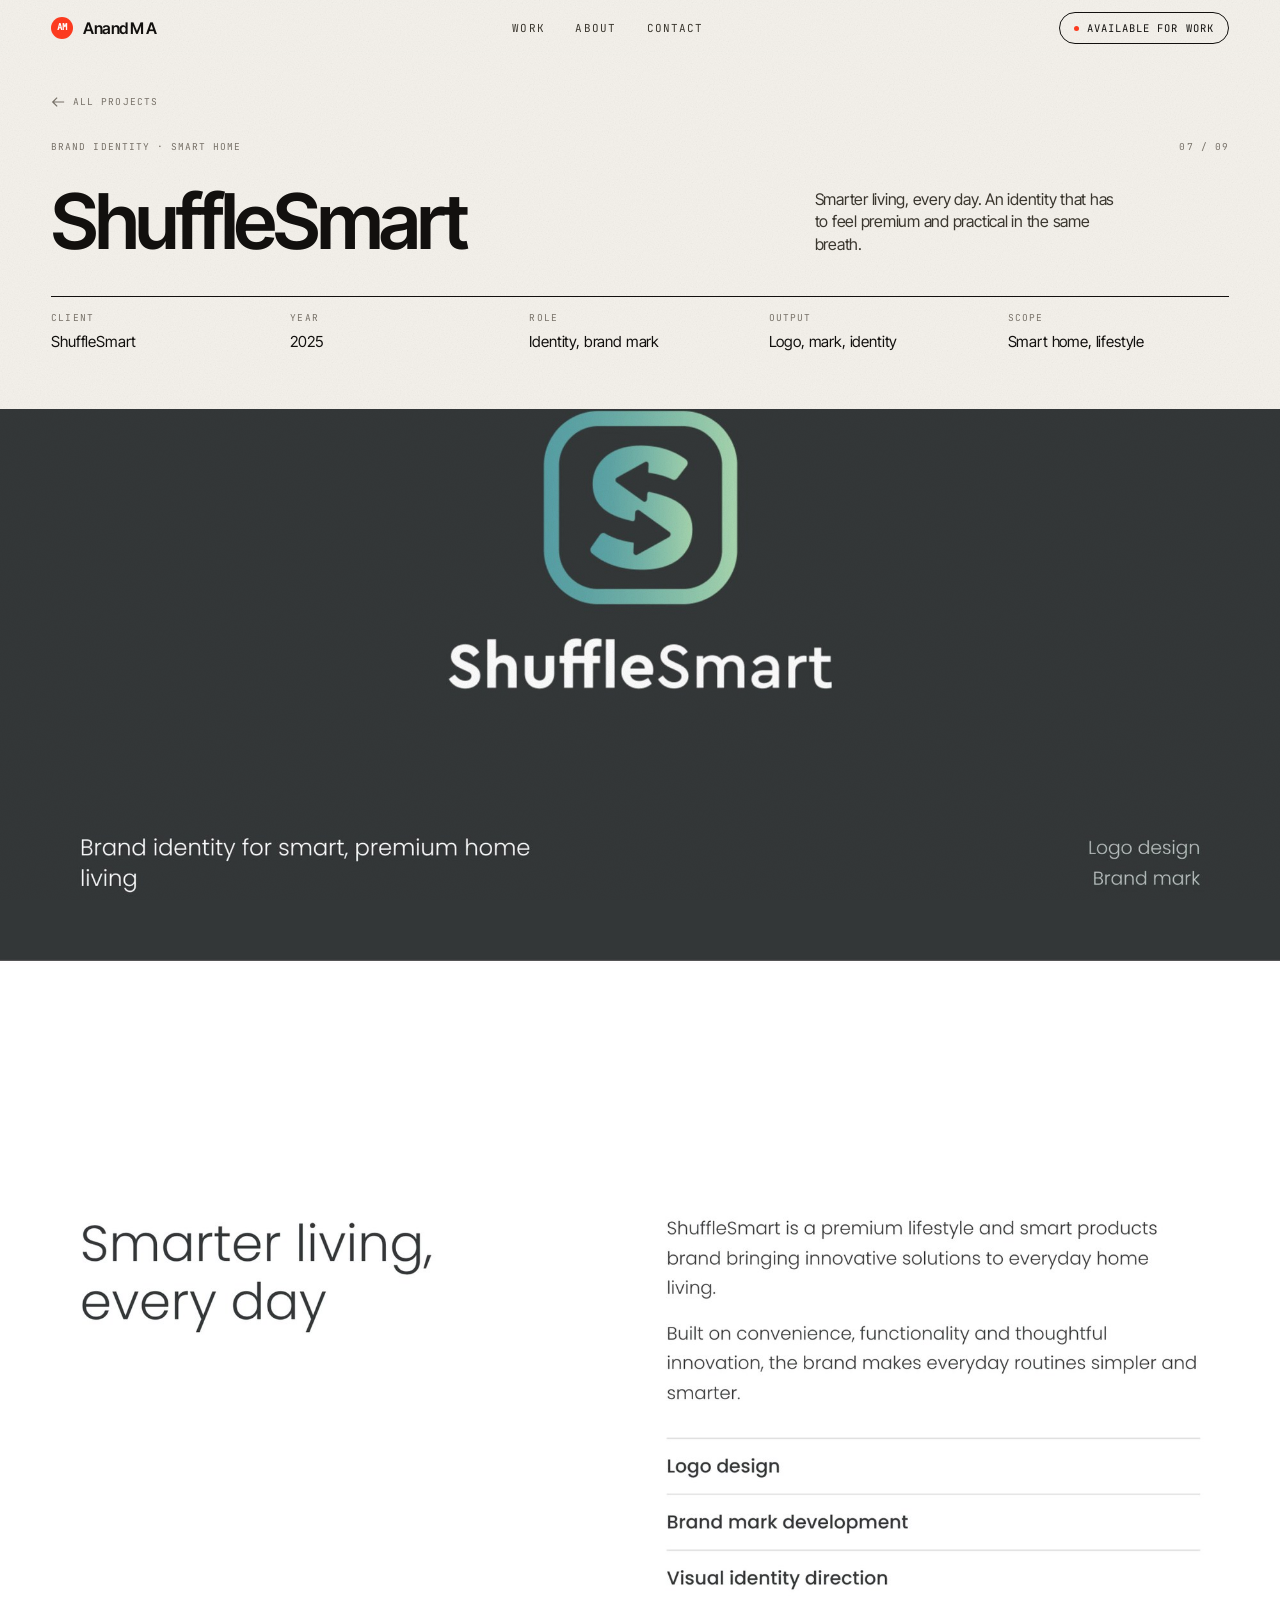
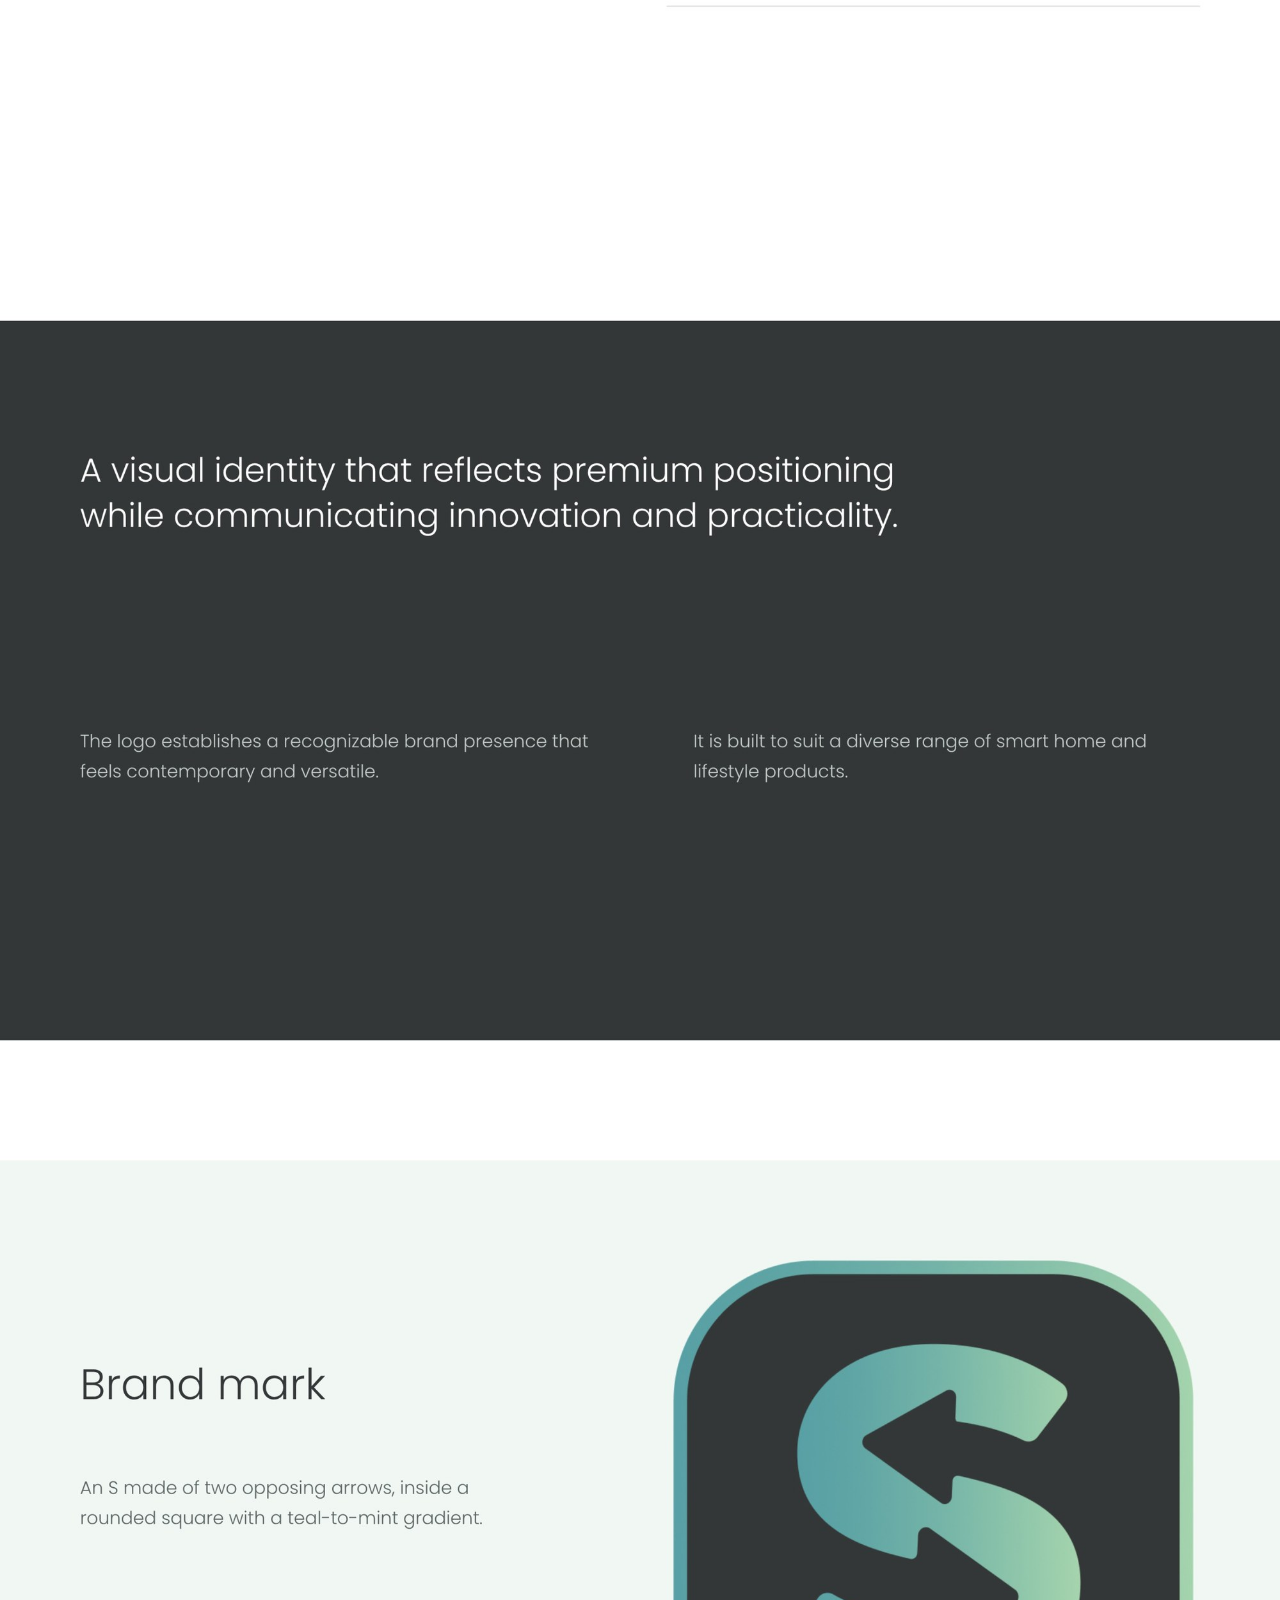
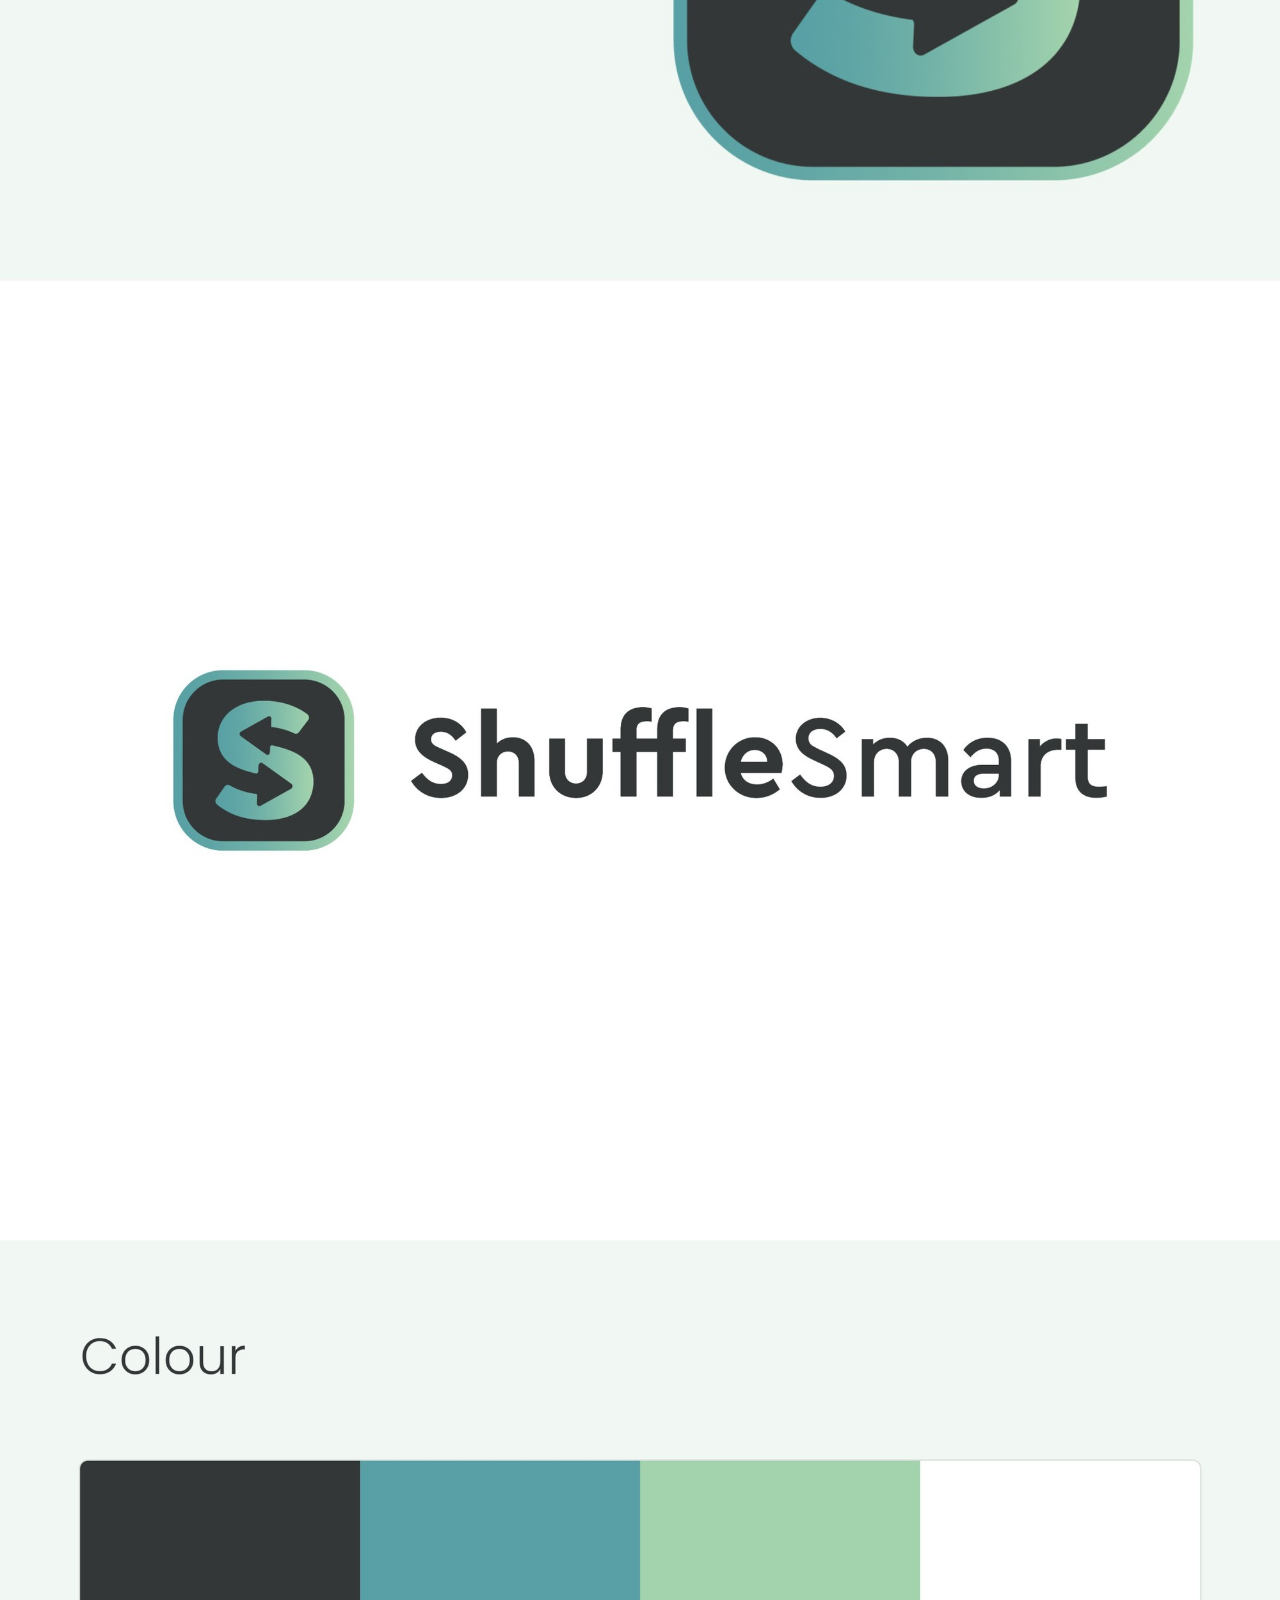
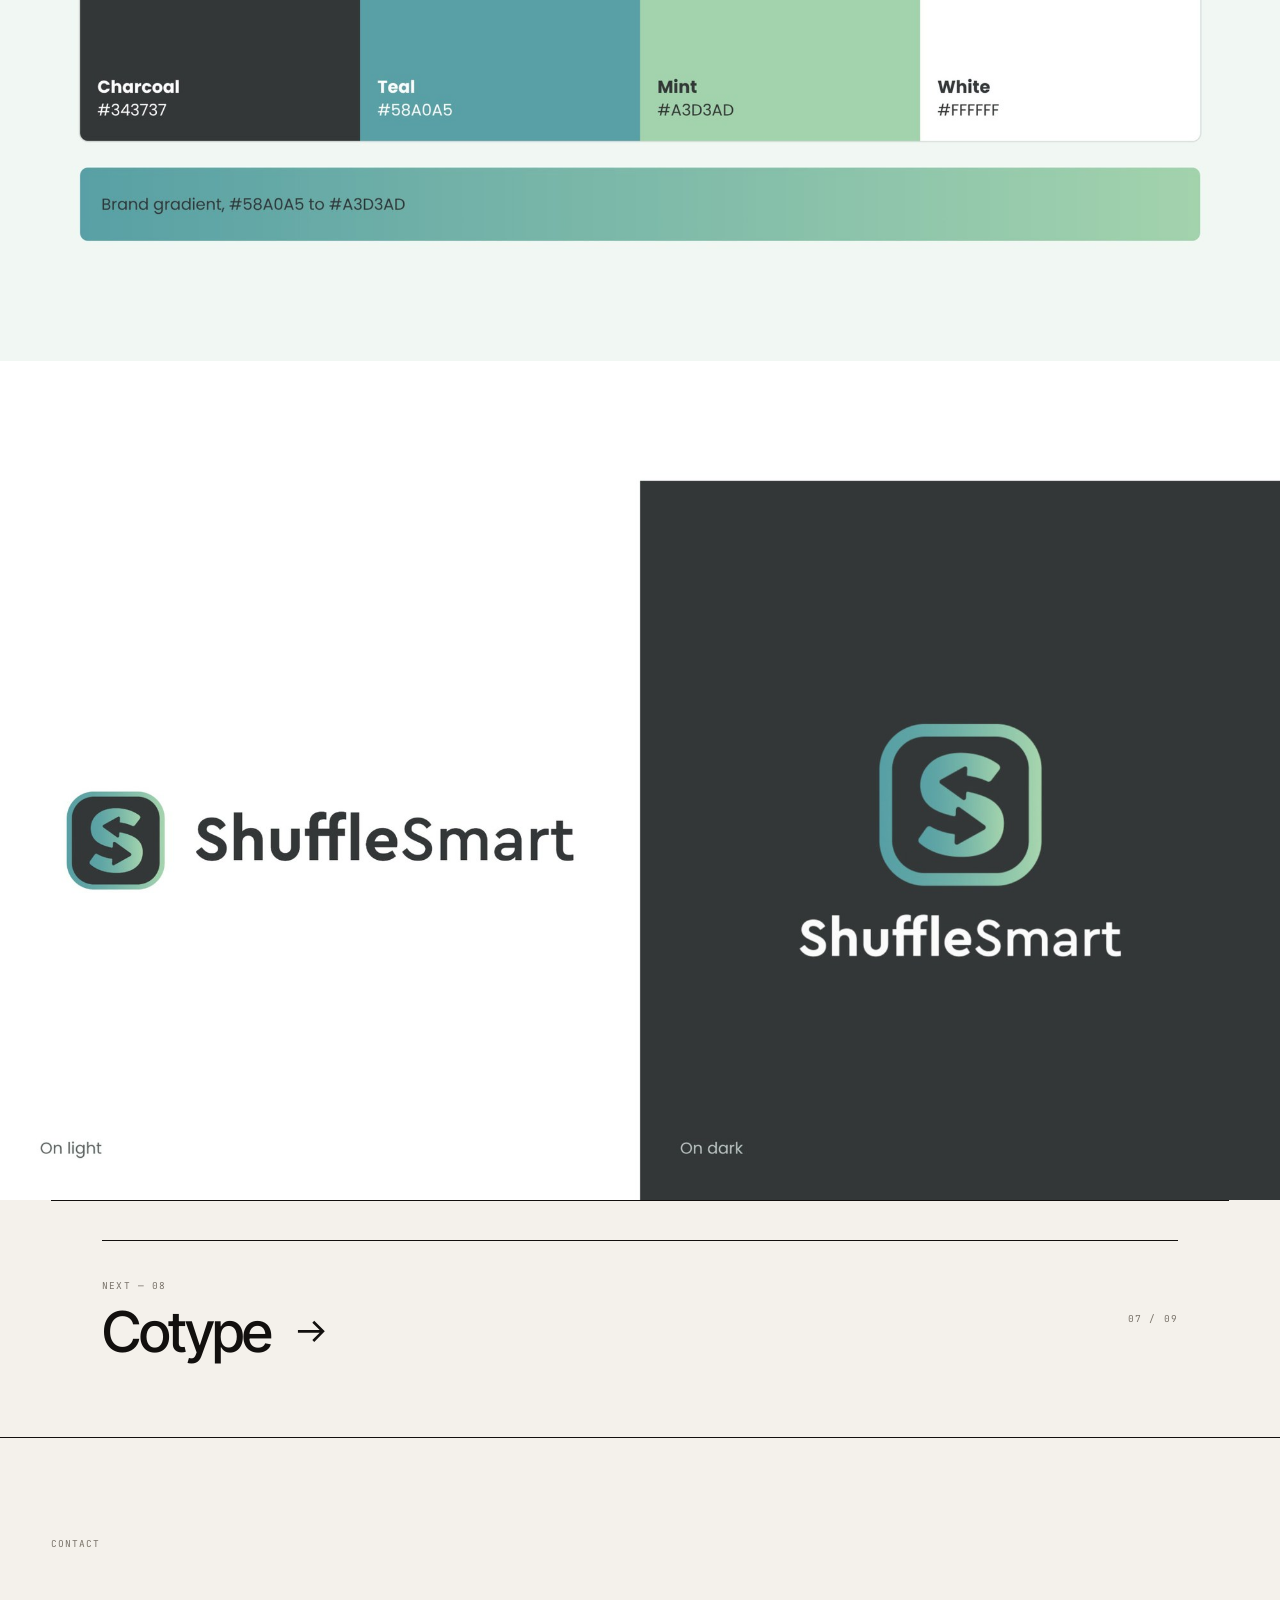
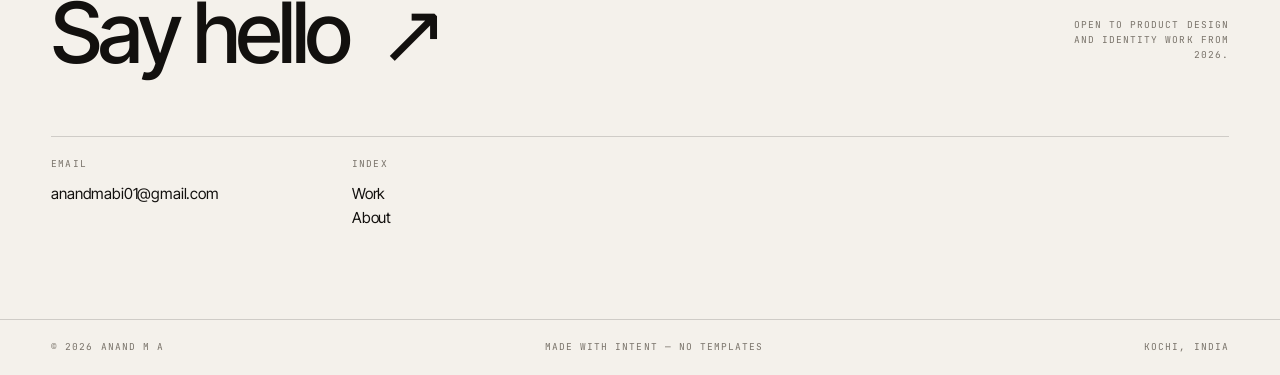
<file: work/shufflesmart.html>
<!DOCTYPE html>
<html lang="en">
<head>
<meta charset="utf-8">
<meta name="viewport" content="width=device-width,initial-scale=1">
<title>ShuffleSmart — Anand M A</title>
<meta name="description" content="Smarter living, every day. An identity that has to feel premium and practical in the same breath.">
<meta property="og:title" content="ShuffleSmart — Anand M A">
<meta property="og:description" content="Smarter living, every day. An identity that has to feel premium and practical in the same breath.">
<meta property="og:type" content="website">
<link rel="stylesheet" href="../css/styles.css">
</head>
<body data-page="case">
<div class="progress" aria-hidden="true"></div>

<header class="site-head">
  <div class="wrap site-head__in">
    <a class="brand" href="../index.html" aria-label="Anand M A — home">
      <span class="brand__mark"><span>AM</span></span>
      <span>Anand M A</span>
    </a>
    <nav class="nav" aria-label="Primary"><a href="index.html#work">Work</a><a href="index.html#about">About</a><a href="index.html#contact">Contact</a></nav>
    <div class="site-head__right">
      <a class="head-cta" href="mailto:anandmabi01@gmail.com"><i></i>Available for work</a>
    </div>
  </div>
</header>

<main>
  <div class="wrap case-hero">
    <a class="case-back mono" href="../index.html#work"><svg viewBox="0 0 16 16" fill="none" stroke="currentColor" stroke-width="1.4" aria-hidden="true" width="14" height="14"><path d="M15 8H2M7 3 2 8l5 5"/></svg> All projects</a>
    <div class="case-hero__top">
      <p class="mono" style="margin:0">Brand identity · Smart home</p>
      <span class="mono">07 / 09</span>
    </div>
    <div class="case-head">
      <h1 class="case-hero__title">ShuffleSmart</h1>
      <p class="case-hero__lede">Smarter living, every day. An identity that has to feel premium and practical in the same breath.</p>
    </div>
    <dl class="case-specs"><div><dt>Client</dt><dd>ShuffleSmart</dd></div><div><dt>Year</dt><dd>2025</dd></div><div><dt>Role</dt><dd>Identity, brand mark</dd></div><div><dt>Output</dt><dd>Logo, mark, identity</dd></div><div><dt>Scope</dt><dd>Smart home, lifestyle</dd></div></dl>
  </div>

  
  <div class="gallery" aria-label="Project images">
        <img src="../img/shufflesmart/01.jpg" width="2000" height="554" alt="" loading="eager" decoding="async">
<img src="../img/shufflesmart/02.jpg" width="2000" height="460" alt="" loading="lazy" decoding="async">
<img src="../img/shufflesmart/03.jpg" width="2000" height="1208" alt="" loading="lazy" decoding="async">
<img src="../img/shufflesmart/04.jpg" width="2000" height="633" alt="" loading="lazy" decoding="async">
<img src="../img/shufflesmart/05.jpg" width="2000" height="602" alt="" loading="lazy" decoding="async">
<img src="../img/shufflesmart/06.jpg" width="2000" height="1568" alt="" loading="lazy" decoding="async">
<img src="../img/shufflesmart/07.jpg" width="2000" height="1045" alt="" loading="lazy" decoding="async">
<img src="../img/shufflesmart/08.jpg" width="2000" height="507" alt="" loading="lazy" decoding="async">
<img src="../img/shufflesmart/09.jpg" width="2000" height="848" alt="" loading="lazy" decoding="async">
<img src="../img/shufflesmart/10.jpg" width="2000" height="1312" alt="" loading="lazy" decoding="async">
  </div>

  <div class="wrap">
    <div class="case-more">
  <div class="wrap">
    <div class="case-more">
      <div>
        <p class="mono" style="margin:0 0 10px">Next — 08</p>
        <a class="case-more__link" href="cotype.html">Cotype <svg viewBox="0 0 16 16" fill="none" stroke="currentColor" stroke-width="1.4" aria-hidden="true"><path d="M1 8h13M9 3l5 5-5 5"/></svg></a>
      </div>
      <span class="mono">07 / 09</span>
    </div>
  </div>
</main>


<section class="contact" id="contact">
  <div class="wrap">
    <div class="contact__top">
      <div>
        <p class="mono">Contact</p>
        <a class="contact__mail" href="mailto:anandmabi01@gmail.com">Say hello &nbsp;↗</a>
      </div>
      <p class="mono" style="max-width:26ch;text-align:right">Open to product design and identity work from 2026.</p>
    </div>
    <div class="contact__grid">
      <div class="contact__col"><h4>Email</h4><a href="mailto:anandmabi01@gmail.com">anandmabi01@gmail.com</a></div>
      <div class="contact__col"><h4>Index</h4><a href="../index.html#work">Work</a><br><a href="../index.html#about">About</a></div>
    </div>
  </div>
</section>


<footer class="site-foot wrap">
  <span class="mono">© <span data-year>2026</span> Anand M A</span>
  <span class="mono">Made with intent — no templates</span>
  <span class="mono">Kochi, India</span>
</footer>

<script src="../js/site.js" defer></script>
</body>
</html>
</file>
<file: css/styles.css>
/* ============================================================
   Anand M A — portfolio
   Warm paper, hairline rules, oversized display type,
   mono micro-labels, one hard accent.
   ============================================================ */

/* ---------- fonts ---------- */
@font-face{font-family:'Inter Tight';src:url('../fonts/InterTight-400.woff2') format('woff2');font-weight:400;font-display:swap}
@font-face{font-family:'Inter Tight';src:url('../fonts/InterTight-500.woff2') format('woff2');font-weight:500;font-display:swap}
@font-face{font-family:'Inter Tight';src:url('../fonts/InterTight-600.woff2') format('woff2');font-weight:600;font-display:swap}
@font-face{font-family:'Inter Tight';src:url('../fonts/InterTight-700.woff2') format('woff2');font-weight:700;font-display:swap}
@font-face{font-family:'JB Mono';src:url('../fonts/JetBrainsMono-400.woff2') format('woff2');font-weight:400;font-display:swap}
@font-face{font-family:'JB Mono';src:url('../fonts/JetBrainsMono-500.woff2') format('woff2');font-weight:500;font-display:swap}

/* ---------- tokens ---------- */
:root{
  --paper:#F4F1EB;
  --paper-2:#EAE5DC;
  --ink:#12100E;
  --ink-soft:#3B372F;
  --muted:#79736A;
  --line:rgba(18,16,14,.16);
  --line-soft:rgba(18,16,14,.09);
  --accent:#FF3B1F;

  --display:'Inter Tight','Helvetica Neue',Helvetica,Arial,sans-serif;
  --mono:'JB Mono',ui-monospace,'SFMono-Regular',Menlo,Consolas,monospace;

  --gutter:clamp(18px,4vw,64px);
  --maxw:1720px;
  --rule:1px;

  --ease:cubic-bezier(.22,.61,.36,1);
  --ease-out:cubic-bezier(.16,1,.3,1);
}

*,*::before,*::after{box-sizing:border-box}
html{-webkit-text-size-adjust:100%}
html:focus-within{scroll-behavior:smooth}
body{
  margin:0;background:var(--paper);color:var(--ink);
  font-family:var(--display);font-weight:400;font-size:clamp(15px,1.02vw,17px);
  line-height:1.55;letter-spacing:-.011em;
  -webkit-font-smoothing:antialiased;-moz-osx-font-smoothing:grayscale;
  overflow-x:hidden;
}
/* paper grain */
body::after{
  content:"";position:fixed;inset:0;z-index:9999;pointer-events:none;opacity:.32;
  background-image:url("data:image/svg+xml,%3Csvg xmlns='http://www.w3.org/2000/svg' width='180' height='180'%3E%3Cfilter id='n'%3E%3CfeTurbulence type='fractalNoise' baseFrequency='.82' numOctaves='3' stitchTiles='stitch'/%3E%3CfeColorMatrix type='saturate' values='0'/%3E%3C/filter%3E%3Crect width='180' height='180' filter='url(%23n)' opacity='.34'/%3E%3C/svg%3E");
  mix-blend-mode:multiply;
}
img{display:block;max-width:100%;height:auto}
a{color:inherit;text-decoration:none}
::selection{background:var(--accent);color:#fff}
a:focus-visible,button:focus-visible{outline:2px solid var(--accent);outline-offset:4px}
section[id]{scroll-margin-top:clamp(64px,5vw,84px)}

/* ---------- type helpers ---------- */
.mono{
  font-family:var(--mono);font-size:clamp(9.5px,.72vw,11px);font-weight:400;
  letter-spacing:.11em;text-transform:uppercase;color:var(--muted);
  font-variant-numeric:tabular-nums;
}
.mono--ink{color:var(--ink)}
.h1{font-size:clamp(3.6rem,12.6vw,11.5rem);line-height:.84;letter-spacing:-.052em;font-weight:600;margin:0}
.h2{font-size:clamp(2.1rem,4.6vw,4.2rem);line-height:.95;letter-spacing:-.038em;font-weight:500;margin:0}
.h3{font-size:clamp(1.4rem,2.1vw,2rem);line-height:1.1;letter-spacing:-.028em;font-weight:500;margin:0}
.lede{font-size:clamp(1.15rem,1.65vw,1.55rem);line-height:1.35;letter-spacing:-.022em;font-weight:400;margin:0}
.body{font-size:clamp(.98rem,1.02vw,1.06rem);line-height:1.6;color:var(--ink-soft);margin:0}
.dim{color:var(--muted)}

/* ---------- layout ---------- */
.wrap{width:100%;max-width:var(--maxw);margin:0 auto;padding-inline:var(--gutter)}
.grid{display:grid;grid-template-columns:repeat(12,1fr);gap:clamp(12px,1.4vw,24px)}
.rule{height:var(--rule);background:var(--line);border:0;margin:0;width:100%}
.section{padding-block:clamp(56px,7vw,120px)}
.section--tight{padding-block:clamp(32px,3.6vw,60px)}
.section-head{display:flex;align-items:baseline;justify-content:space-between;gap:24px;padding-bottom:clamp(18px,2vw,34px)}

/* ---------- header ---------- */
.site-head{
  position:sticky;top:0;z-index:100;
  background:color-mix(in srgb,var(--paper) 92%,transparent);
  backdrop-filter:blur(14px) saturate(120%);
  border-bottom:var(--rule) solid transparent;
  transition:border-color .4s var(--ease),background .4s var(--ease);
}
.site-head.is-scrolled{border-bottom-color:var(--line)}
.site-head__in{display:flex;align-items:center;justify-content:space-between;gap:clamp(12px,3vw,40px);height:clamp(56px,4.4vw,72px)}
.brand{display:flex;align-items:center;gap:10px;font-weight:600;letter-spacing:-.03em;font-size:1rem;white-space:nowrap}
.brand__mark{width:22px;height:22px;border-radius:50%;background:var(--accent);display:grid;place-items:center;flex:0 0 auto}
.brand__mark span{font-family:var(--mono);font-size:9px;color:#fff;letter-spacing:0}
.nav{display:flex;align-items:center;gap:clamp(16px,2.4vw,34px)}
.nav a{position:relative;font-family:var(--mono);font-size:11px;letter-spacing:.1em;text-transform:uppercase;color:var(--ink-soft);transition:color .25s}
.nav a::after{content:"";position:absolute;left:0;bottom:-4px;width:100%;height:1px;background:currentColor;transform:scaleX(0);transform-origin:right;transition:transform .45s var(--ease-out)}
.nav a:hover{color:var(--ink)}
.nav a:hover::after{transform:scaleX(1);transform-origin:left}
.head-cta{display:inline-flex;align-items:center;gap:8px;border:var(--rule) solid var(--ink);border-radius:999px;padding:7px 14px;font-family:var(--mono);font-size:10.5px;letter-spacing:.1em;text-transform:uppercase;transition:background .3s var(--ease),color .3s var(--ease)}
.head-cta:hover{background:var(--ink);color:var(--paper)}
.head-cta i{width:5px;height:5px;border-radius:50%;background:var(--accent);display:block}
.site-head__right{display:flex;align-items:center;gap:clamp(14px,2vw,28px)}

/* scroll progress */
.progress{position:fixed;top:0;left:0;height:2px;background:var(--accent);z-index:200;width:0;transform-origin:0 50%}

/* ---------- hero ---------- */
.hero{padding-top:clamp(20px,2.4vw,34px)}
.hero__meta{display:flex;justify-content:space-between;gap:20px;padding-block:12px;border-top:var(--rule) solid var(--line)}
.hero__body{padding-block:clamp(28px,4vw,64px) 0;display:grid;grid-template-columns:1fr;gap:clamp(34px,4.6vw,68px)}
.hero__title{position:relative}
.hero__title .line{display:block}
.hero__title .line--2{display:flex;align-items:baseline;gap:clamp(10px,1.6vw,26px)}
.hero__title .dot{width:clamp(12px,1.6vw,26px);height:clamp(12px,1.6vw,26px);border-radius:50%;background:var(--accent);flex:0 0 auto;transform:translateY(-.42em)}
.hero__sub{max-width:34ch}
.hero__aside{display:flex;flex-wrap:wrap;align-items:flex-end;justify-content:space-between;gap:24px}
.hero__para{max-width:42ch}
.hero__scroll{display:inline-flex;align-items:center;gap:10px;font-family:var(--mono);font-size:10.5px;letter-spacing:.11em;text-transform:uppercase}
.hero__scroll svg{width:11px;height:14px;animation:nudge 2.4s var(--ease) infinite}
@keyframes nudge{0%,100%{transform:translateY(0)}50%{transform:translateY(4px)}}

/* accent band + marquee */
.band{background:var(--accent);color:#fff;overflow:hidden;margin-top:clamp(28px,4vw,56px)}
.band__in{display:flex;align-items:center;height:clamp(46px,5vw,74px)}
.marquee{display:flex;width:max-content;animation:slide 42s linear infinite}
.marquee span{font-family:var(--mono);font-size:clamp(10px,1vw,12.5px);letter-spacing:.16em;text-transform:uppercase;padding-inline:clamp(14px,1.6vw,26px);white-space:nowrap;display:flex;align-items:center;gap:clamp(14px,1.6vw,26px)}
.marquee span::after{content:"";width:5px;height:5px;border-radius:50%;background:currentColor;opacity:.7;display:block}
@keyframes slide{from{transform:translate3d(0,0,0)}to{transform:translate3d(-50%,0,0)}}

/* ---------- work index ---------- */
.work{padding-block:clamp(40px,5vw,80px) 0}
.index{border-top:var(--rule) solid var(--ink)}
.index__row{
  position:relative;display:grid;
  grid-template-columns:clamp(34px,4.2vw,64px) minmax(0,1fr) minmax(0,.85fr) 80px 34px;
  align-items:center;gap:clamp(10px,1.6vw,28px);
  padding-block:clamp(18px,2.1vw,30px);
  border-bottom:var(--rule) solid var(--line);
  isolation:isolate;transition:color .35s var(--ease),padding .45s var(--ease-out);
}
.index__row>*{position:relative;z-index:2}
.index__row::before{
  content:"";position:absolute;inset:0;background:var(--ink);z-index:1;
  transform:scaleY(0);transform-origin:bottom;transition:transform .42s var(--ease-out);
}
.index__row:hover{color:var(--paper);padding-inline:clamp(8px,1vw,18px)}
.index__row:hover::before{transform:scaleY(1)}
.index__row:hover .mono,.index__row:hover .index__disc{color:rgba(244,241,235,.62)}
.index__num{font-family:var(--mono);font-size:10.5px;letter-spacing:.1em;color:var(--muted);transition:color .35s}
.index__title{font-size:clamp(1.5rem,3.4vw,3rem);line-height:1;letter-spacing:-.04em;font-weight:500;transition:transform .45s var(--ease-out)}
.index__row:hover .index__title{transform:translateX(6px)}
.index__disc{font-size:clamp(.8rem,.92vw,.95rem);color:var(--ink-soft);letter-spacing:-.01em;transition:color .35s}
.index__year{font-family:var(--mono);font-size:10.5px;letter-spacing:.1em;text-align:right;color:var(--muted);transition:color .35s}
.index__arrow{justify-self:end;width:24px;height:24px;display:grid;place-items:center;transition:transform .45s var(--ease-out)}
.index__arrow svg{width:16px;height:16px;overflow:visible}
.index__row:hover .index__arrow{transform:translate(4px,-4px)}
.index__foot{display:flex;justify-content:space-between;gap:20px;padding-top:16px}

/* cursor preview */
.preview{
  position:fixed;top:0;left:0;width:clamp(240px,26vw,400px);
  aspect-ratio:3/2;overflow:hidden;pointer-events:none;z-index:90;
  opacity:0;transform:translate3d(-50%,-50%,0) scale(.94);
  transition:opacity .35s var(--ease),transform .5s var(--ease-out);
  box-shadow:0 24px 60px -20px rgba(18,16,14,.35);
  background:var(--paper-2);
}
.preview img{width:100%;height:100%;object-fit:cover;object-position:center}
.preview.is-on{opacity:1;transform:translate3d(-50%,-50%,0) scale(1)}
.preview__tag{position:absolute;left:0;bottom:0;padding:6px 9px;background:var(--accent);color:#fff;font-family:var(--mono);font-size:9px;letter-spacing:.12em;text-transform:uppercase}

/* ---------- about ---------- */
.about{display:grid;grid-template-columns:repeat(12,1fr);gap:clamp(16px,2vw,32px);align-items:start}
.about__label{
  grid-column:1/span 12;display:flex;justify-content:space-between;align-items:baseline;gap:20px;
  border-bottom:var(--rule) solid var(--ink);padding-bottom:14px;margin-bottom:clamp(4px,1vw,14px);
}
.about__main{grid-column:1/span 6}
.about__side{grid-column:8/span 5;padding-top:6px}
.about__main p+p{margin-top:1em}
.about__portrait{
  position:relative;aspect-ratio:4/5;background:var(--ink);color:var(--paper);
  overflow:hidden;margin:0 0 16px;
}
.about__portrait img{display:block;width:100%;height:100%;object-fit:cover;object-position:center}
.stats{display:grid;grid-template-columns:1fr 1fr;gap:0 clamp(16px,2vw,28px);border-top:var(--rule) solid var(--line)}
.stat{display:flex;align-items:baseline;justify-content:space-between;gap:14px;padding-block:10px;border-bottom:var(--rule) solid var(--line)}
.stat b{font-size:1.15rem;font-weight:500;letter-spacing:-.02em}
.stat span{font-family:var(--mono);font-size:10px;letter-spacing:.1em;text-transform:uppercase;color:var(--muted)}

/* ---------- capabilities ---------- */
.caps{border-top:var(--rule) solid var(--ink);display:grid;grid-template-columns:repeat(12,1fr)}
.cap{grid-column:span 3;padding-block:clamp(20px,2.4vw,34px);padding-inline:clamp(18px,2vw,30px);border-right:var(--rule) solid var(--line);display:flex;flex-direction:column;gap:clamp(24px,4vw,58px);min-height:clamp(170px,17vw,240px)}
.cap:last-child{border-right:0}
.cap__num{font-family:var(--mono);font-size:10px;letter-spacing:.1em;color:var(--muted)}
.cap h3{font-size:clamp(1.05rem,1.4vw,1.35rem);font-weight:500;letter-spacing:-.02em;margin:0 0 6px}
.cap p{margin:0;font-size:.92rem;line-height:1.45;color:var(--muted);max-width:26ch}

/* ---------- contact ---------- */
.contact{padding-block:clamp(56px,7vw,110px);border-top:var(--rule) solid var(--ink)}
.contact__top{display:flex;justify-content:space-between;align-items:flex-end;gap:24px;flex-wrap:wrap}
.contact__mail{display:inline-block;font-size:clamp(2rem,6.6vw,6rem);line-height:.95;letter-spacing:-.045em;font-weight:500;position:relative;margin-top:clamp(18px,2.4vw,34px)}
.contact__mail::after{content:"";position:absolute;left:0;bottom:-.06em;width:100%;height:2px;background:var(--accent);transform:scaleX(0);transform-origin:right;transition:transform .6s var(--ease-out)}
.contact__mail:hover::after{transform:scaleX(1);transform-origin:left}
.contact__grid{display:grid;grid-template-columns:repeat(12,1fr);gap:clamp(14px,2vw,30px);margin-top:clamp(36px,5vw,72px);border-top:var(--rule) solid var(--line);padding-top:20px}
.contact__col{grid-column:span 3}
.contact__col h4{margin:0 0 10px;font-family:var(--mono);font-size:9.5px;letter-spacing:.12em;text-transform:uppercase;color:var(--muted);font-weight:400}
.contact__col a,.contact__col p{margin:0;font-size:.95rem;line-height:1.5}
.contact__col a{display:inline-block;transition:opacity .25s}
.contact__col a:hover{opacity:.55}
.site-foot{display:flex;justify-content:space-between;gap:16px;flex-wrap:wrap;padding-block:20px;border-top:var(--rule) solid var(--line)}

/* ============================================================
   CASE STUDY
   ============================================================ */
.case-hero{padding-top:clamp(18px,2vw,28px)}
.case-back{display:inline-flex;align-items:center;gap:8px;padding-block:12px}
.case-back svg{transition:transform .4s var(--ease-out)}
.case-back:hover svg{transform:translateX(-4px)}
.case-head{display:grid;grid-template-columns:minmax(0,7fr) minmax(0,4fr);gap:clamp(16px,3vw,48px);align-items:end;margin-top:clamp(18px,2.6vw,38px)}
.case-hero__title{font-size:clamp(2.6rem,6vw,5.6rem);line-height:.88;letter-spacing:-.045em;font-weight:600;margin:0}
.case-hero__top{display:flex;justify-content:space-between;align-items:baseline;gap:20px;margin-top:clamp(10px,1.4vw,18px)}
.case-hero__lede{max-width:34ch;font-size:clamp(1rem,1.15vw,1.2rem);line-height:1.4;letter-spacing:-.015em;margin:0;color:var(--ink-soft)}
.case-hero__lede em{font-style:normal;color:var(--muted)}
.case-specs{display:grid;grid-template-columns:repeat(5,1fr);gap:clamp(10px,1.4vw,24px);margin-top:clamp(26px,3.2vw,44px);border-top:var(--rule) solid var(--ink);padding-top:14px}
.case-specs div{display:flex;flex-direction:column;gap:6px}
.case-specs dt{font-family:var(--mono);font-size:9.5px;letter-spacing:.12em;text-transform:uppercase;color:var(--muted)}
.case-specs dd{margin:0;font-size:.95rem;line-height:1.35}

.cover{margin-top:clamp(30px,4vw,58px)}
.cover img{width:100%}

/* exported case-study spreads, stacked edge to edge */
.gallery{margin-top:clamp(34px,4.4vw,64px);background:#fff}
.gallery img{display:block;width:100%;height:auto}
.plate{position:relative;background:var(--paper-2);overflow:hidden}
.plate img{width:100%;height:100%;object-fit:cover;display:block}
.plate--bleed{margin-inline:calc(var(--gutter) * -1)}
.plate figcaption{display:flex;justify-content:space-between;gap:16px;padding-top:9px;font-family:var(--mono);font-size:9.5px;letter-spacing:.1em;text-transform:uppercase;color:var(--muted)}
.plate--framed{outline:var(--rule) solid var(--line-soft);outline-offset:-1px}

.case-section{display:grid;grid-template-columns:repeat(12,1fr);gap:clamp(14px,2vw,30px);padding-block:clamp(44px,6vw,96px);border-top:var(--rule) solid var(--line)}
.case-section:first-of-type{border-top:0}
.case-section__label{grid-column:1/span 3;position:sticky;top:96px;align-self:start;display:flex;flex-direction:column;gap:8px}
.case-section__body{grid-column:5/span 6}
.case-section__body>*+*{margin-top:1em}
.case-section__body p{font-size:clamp(1rem,1.12vw,1.14rem);line-height:1.62;color:var(--ink-soft);margin:0}
.case-section__body p+p{margin-top:1.1em}
.case-section__body h3{margin:0;font-size:clamp(1.7rem,3vw,2.6rem);line-height:1.02;letter-spacing:-.035em;font-weight:500}
.case-section--narrow .case-section__body{grid-column:5/span 5}
.case-section--wide .case-section__body{grid-column:1/span -1}

.pullquote{grid-column:2/span 10;font-size:clamp(1.6rem,3.6vw,3.4rem);line-height:1.06;letter-spacing:-.04em;font-weight:500;margin:0;padding-block:clamp(20px,3vw,40px)}
.pullquote span{color:var(--accent)}

.figure-stack{display:grid;gap:clamp(14px,2vw,30px);padding-block:clamp(20px,3vw,44px)}
.fig-pair{display:grid;grid-template-columns:1fr 1fr;gap:clamp(10px,1.4vw,22px)}
.fig-pair figcaption{padding-top:9px;font-family:var(--mono);font-size:9.5px;letter-spacing:.1em;text-transform:uppercase;color:var(--muted)}

.case-more{display:flex;align-items:center;justify-content:space-between;gap:20px;border-top:var(--rule) solid var(--ink);padding-block:clamp(24px,3vw,40px)}
.case-more__link{display:flex;align-items:center;gap:clamp(14px,2vw,28px);font-size:clamp(1.8rem,4.4vw,4rem);line-height:1;letter-spacing:-.045em;font-weight:500;transition:opacity .3s}
.case-more__link:hover{opacity:.6}
.case-more__link svg{width:clamp(20px,2.4vw,34px);height:auto;flex:0 0 auto;transition:transform .45s var(--ease-out)}
.case-more__link:hover svg{transform:translateX(6px)}

/* ---------- reveal ---------- */
[data-reveal]{opacity:0;transform:translateY(18px);transition:opacity .9s var(--ease-out),transform .9s var(--ease-out)}
[data-reveal].is-in{opacity:1;transform:none}
[data-reveal][data-delay="1"]{transition-delay:.08s}
[data-reveal][data-delay="2"]{transition-delay:.16s}
[data-reveal][data-delay="3"]{transition-delay:.24s}

@media (prefers-reduced-motion:reduce){
  *,*::before,*::after{animation-duration:.001ms!important;animation-iteration-count:1!important;transition-duration:.001ms!important}
  [data-reveal]{opacity:1;transform:none}
}

/* ---------- responsive ---------- */
@media (max-width:1100px){
  .about__main{grid-column:1/span 7}
  .about__side{grid-column:8/span 5}
  .cap{grid-column:span 6;border-right:0;border-bottom:var(--rule) solid var(--line)}
  .cap:nth-child(odd){border-right:var(--rule) solid var(--line)}
  .case-specs{grid-template-columns:repeat(3,1fr);row-gap:18px}
  .case-section__label{grid-column:1/span 12;position:static;flex-direction:row;gap:14px;align-items:baseline;margin-bottom:10px}
  .case-section__body,.case-section--narrow .case-section__body{grid-column:1/span 11}
  .pullquote{grid-column:1/span 12}
}
@media (max-width:820px){
  .case-head{grid-template-columns:1fr;gap:14px;align-items:start}
  .case-hero__lede{max-width:44ch}
  .hero__title .dot{display:none}
  .hero__aside{gap:18px}
  .about__main,.about__side{grid-column:1/span 12}
  .about__side{padding-top:24px}
  .about__portrait{aspect-ratio:4/5}
  .nav{display:none}
  .site-head__right .head-cta{display:none}
  .index__row{grid-template-columns:30px minmax(0,1fr) 26px;row-gap:4px}
  .index__disc{grid-column:2/span 1;font-size:.82rem}
  .index__year{display:none}
  .fig-pair{grid-template-columns:1fr}
  .case-specs{grid-template-columns:1fr 1fr}
  .contact__col{grid-column:span 6}
  .preview{display:none}
}
@media (max-width:560px){
  .cap{grid-column:span 12;border-right:0;min-height:0;gap:20px}
  .contact__col{grid-column:span 12}
  .hero__meta span:nth-child(2){display:none}
  .plate--bleed{margin-inline:calc(var(--gutter) * -.5)}
}
</file>
